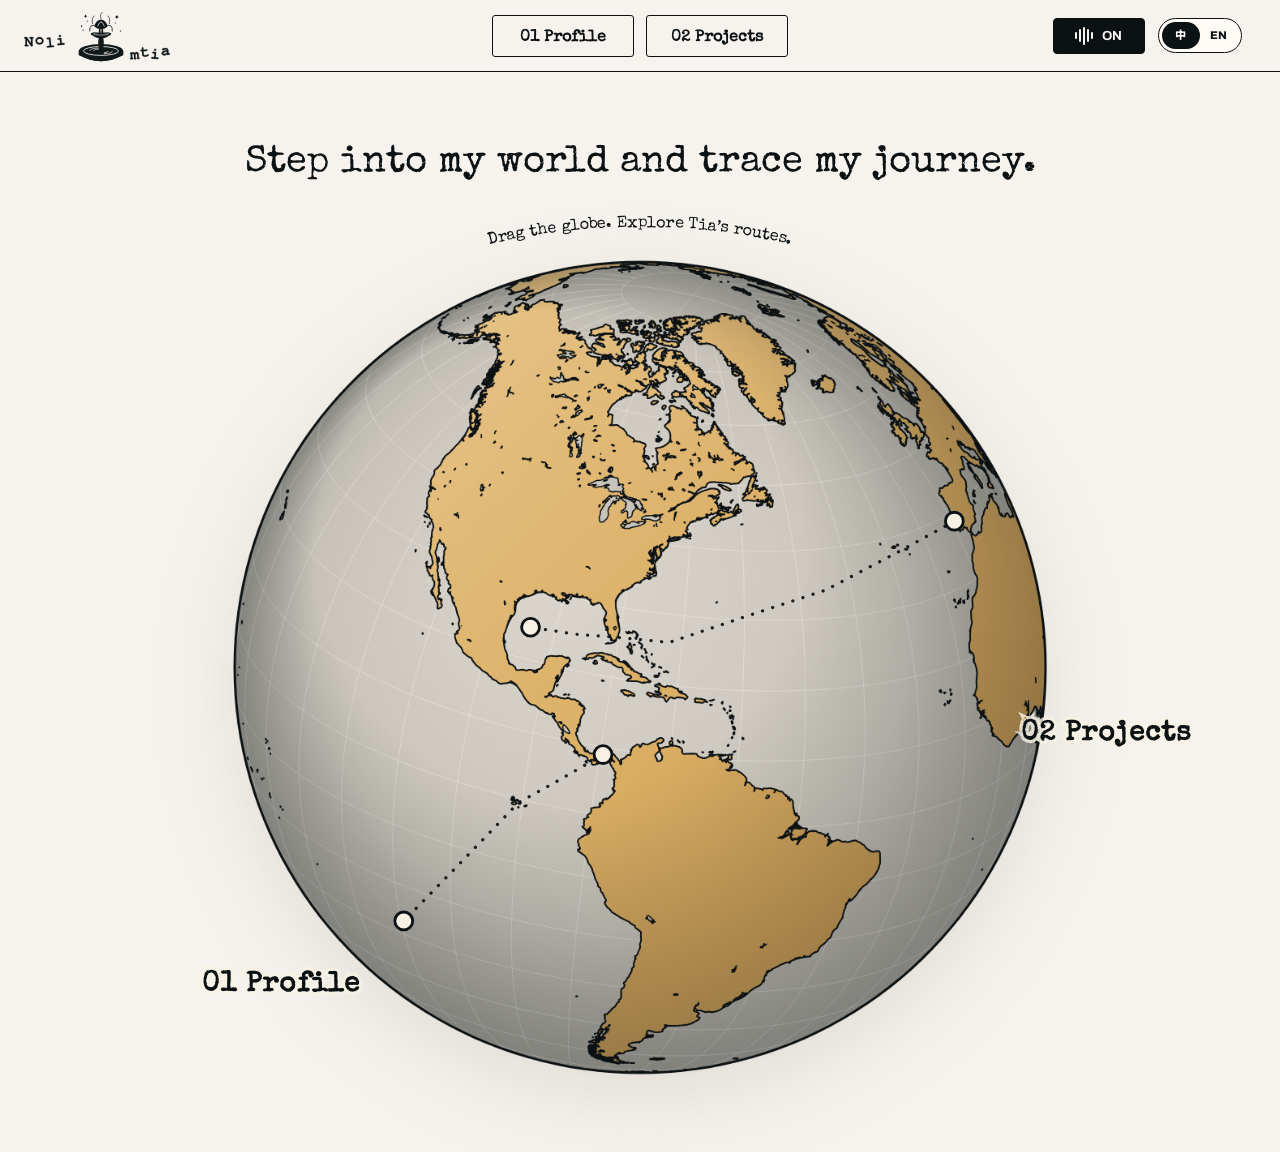
<file: index.html>
<!doctype html>
<html lang="zh-CN">
  <head>
    <meta charset="UTF-8">
    <meta name="viewport" content="width=device-width, initial-scale=1.0">
    <meta
      name="description"
      content="王梓萌的个人履历网站，聚焦品牌传播、内容营销与产品运营。"
    >
    <meta name="theme-color" content="#f5f1e8">
    <title>王梓萌 | Content, Brand &amp; Product Operations</title>
    <link rel="icon" href="assets/favicon.svg" type="image/svg+xml">
    <link rel="stylesheet" href="styles.css?v=layout-polish-final-20261005">
    <noscript>
      <style>
        .reveal {
          opacity: 1;
          transform: none;
        }
      </style>
    </noscript>
  </head>
  <body class="landing-page">
    <a class="skip-link" href="#main-content" data-zh="跳到主要内容" data-en="Skip to content">
      跳到主要内容
    </a>
    <div class="scroll-progress" aria-hidden="true"><span></span></div>
    <aside class="timeline-dock" aria-label="Resume timeline">
      <div class="timeline-dock-track" aria-hidden="true">
        <span data-timeline-fill></span>
      </div>
      <div class="timeline-dock-current" aria-live="polite">
        <span data-zh="当前章节" data-en="Now viewing">当前章节</span>
        <strong data-timeline-current>主界面</strong>
      </div>
      <nav class="timeline-dock-nav" aria-label="Timeline navigation">
        <a
          href="#chapter-gate"
          data-timeline-link
          data-timeline-zh="主界面"
          data-timeline-en="Start"
          aria-label="主界面"
        >
          <span class="timeline-node-index">00</span>
          <span class="timeline-node-dot"></span>
          <span class="timeline-node-label" data-zh="主界面" data-en="Start">主界面</span>
        </a>
        <a
          href="#chapter-gate"
          data-timeline-link
          data-timeline-zh="章节入口"
          data-timeline-en="Start"
          aria-label="章节入口"
        >
          <span class="timeline-node-index">01</span>
          <span class="timeline-node-dot"></span>
          <span class="timeline-node-label" data-zh="入口" data-en="Start">入口</span>
        </a>
        <a
          href="#profile"
          data-timeline-link
          data-timeline-zh="个人履历"
          data-timeline-en="Profile"
          aria-label="个人履历"
        >
          <span class="timeline-node-index">02</span>
          <span class="timeline-node-dot"></span>
          <span class="timeline-node-label" data-zh="履历" data-en="Profile">履历</span>
        </a>
        <a
          href="#about"
          data-timeline-link
          data-timeline-zh="关于我"
          data-timeline-en="About"
          aria-label="关于我"
        >
          <span class="timeline-node-index">03</span>
          <span class="timeline-node-dot"></span>
          <span class="timeline-node-label" data-zh="关于我" data-en="About me">关于我</span>
        </a>
        <a
          href="#education"
          data-timeline-link
          data-timeline-zh="教育经历"
          data-timeline-en="Education"
          aria-label="教育经历"
        >
          <span class="timeline-node-index">04</span>
          <span class="timeline-node-dot"></span>
          <span class="timeline-node-label" data-zh="教育" data-en="Education">教育</span>
        </a>
        <a
          href="#experience"
          data-timeline-link
          data-timeline-zh="工作经历"
          data-timeline-en="Experience"
          aria-label="工作经历"
        >
          <span class="timeline-node-index">05</span>
          <span class="timeline-node-dot"></span>
          <span class="timeline-node-label" data-zh="经历" data-en="Experience">经历</span>
        </a>
        <a
          href="#projects"
          data-timeline-link
          data-timeline-zh="精选项目"
          data-timeline-en="Projects"
          aria-label="精选项目"
        >
          <span class="timeline-node-index">06</span>
          <span class="timeline-node-dot"></span>
          <span class="timeline-node-label" data-zh="项目" data-en="Projects">项目</span>
        </a>
        <a
          href="#skills"
          data-timeline-link
          data-timeline-zh="能力地图"
          data-timeline-en="Skills"
          aria-label="能力地图"
        >
          <span class="timeline-node-index">07</span>
          <span class="timeline-node-dot"></span>
          <span class="timeline-node-label" data-zh="能力" data-en="Skills">能力</span>
        </a>
        <a
          href="#contact"
          data-timeline-link
          data-timeline-zh="联系"
          data-timeline-en="Contact"
          aria-label="联系"
        >
          <span class="timeline-node-index">08</span>
          <span class="timeline-node-dot"></span>
          <span class="timeline-node-label" data-zh="联系" data-en="Contact">联系</span>
        </a>
      </nav>
    </aside>

    <header class="site-header" id="top">
      <a class="home-link" href="index.html" aria-label="主界面 Home">
        <img src="assets/nolimtia-logo.svg?v=4" alt="" aria-hidden="true">
      </a>
      <nav class="desktop-nav" aria-label="Main navigation">
        <a href="#about" data-zh="关于" data-en="About">关于</a>
        <a href="#education" data-zh="教育" data-en="Education">教育</a>
        <a href="#experience" data-zh="经历" data-en="Experience">经历</a>
        <a href="#projects" data-zh="项目" data-en="Projects">项目</a>
        <a href="#skills" data-zh="能力" data-en="Skills">能力</a>
        <a href="#contact" data-zh="联系" data-en="Contact">联系</a>
      </nav>

      <nav class="gate-header-nav" aria-label="Explore chapters">
        <a href="story.html">01 Profile</a>
        <a href="work.html">02 Projects</a>
      </nav>

      <div class="header-actions">
        <button class="music-toggle" type="button" aria-label="关闭背景音乐" aria-pressed="true" title="关闭背景音乐">
          <span class="music-toggle-icon" aria-hidden="true"><i></i><i></i><i></i><i></i><i></i></span>
          <span class="music-toggle-state">ON</span>
        </button>
        <div class="language-toggle" aria-label="Language selector">
          <button type="button" class="is-active" data-language="zh">中</button>
          <button type="button" data-language="en">EN</button>
        </div>
        <button
          class="menu-toggle"
          type="button"
          aria-expanded="false"
          aria-controls="mobile-navigation"
          aria-label="Open menu"
        >
          <span></span>
          <span></span>
        </button>
      </div>
    </header>

    <nav class="mobile-nav" id="mobile-navigation" aria-label="Mobile navigation">
      <a href="#about" data-zh="关于" data-en="About">关于</a>
      <a href="#education" data-zh="教育" data-en="Education">教育</a>
      <a href="#experience" data-zh="工作与实习" data-en="Experience">工作与实习</a>
      <a href="#projects" data-zh="项目" data-en="Projects">项目</a>
      <a href="#skills" data-zh="能力与工具" data-en="Skills">能力与工具</a>
      <a href="#contact" data-zh="联系" data-en="Contact">联系</a>
    </nav>

    <main id="main-content">
      <section class="chapter-gate" id="chapter-gate" aria-label="Resume paths">
        <div class="gate-shell">
          <div class="gate-intro reveal">
            <h2 data-zh="Step into my world and trace my journey." data-en="Step into my world and trace my journey.">
              Step into my world and trace my journey.
            </h2>
          </div>

          <div class="gate-world reveal" data-gate-world>
            <div class="gate-route-note gate-route-note-story" aria-hidden="true">
              <span data-zh="01 个人履历和成长线" data-en="01 Profile and growth">01 个人履历和成长线</span>
              <strong data-zh="从自我介绍、校园背景到实习经历，读一条完整的成长路径。" data-en="A focused route through profile, campus background, and internship growth.">
                从自我介绍、校园背景到实习经历，读一条完整的成长路径。
              </strong>
            </div>
            <div class="gate-route-note gate-route-note-work" aria-hidden="true">
              <span data-zh="02 项目联系与能力" data-en="02 Projects and skills">02 项目联系与能力</span>
              <strong data-zh="快速进入项目案例、能力信号和可直接行动的联系入口。" data-en="Jump into project cases, skill signals, and direct contact actions.">
                快速进入项目案例、能力信号和可直接行动的联系入口。
              </strong>
            </div>

            <img class="gate-globe-img" src="assets/western-hemisphere-cutout.svg" alt="" aria-hidden="true">
            <canvas class="gate-globe-canvas" data-globe-canvas width="1200" height="1200" aria-hidden="true"></canvas>
            <div class="gate-globe-hit" data-globe-hit aria-hidden="true"></div>
            <svg class="gate-route-map" viewBox="0 0 1200 1200" role="group" aria-labelledby="gate-globe-title">
              <title id="gate-globe-title">Explore two routes / 探索两条路线</title>
              <defs>
                <path id="gate-arc-hint-path" d="M230 170 C360 5 840 5 970 170" />
              </defs>
              <text class="gate-arc-hint" aria-hidden="true" text-anchor="middle">
                <textPath href="#gate-arc-hint-path" startOffset="50%">Drag the globe. Explore Tia’s routes.</textPath>
              </text>
              <a class="gate-route gate-route-story" href="story.html" aria-label="01 Profile / 个人履历和成长线">
                <path class="gate-route-hit" d="M554.413,697.684L501.48,728.423L450.124,756.948L370.4,839.656L308.597,902.879" />
                <path class="gate-route-line" d="M554.413,697.684L501.48,728.423L450.124,756.948L370.4,839.656L308.597,902.879" />
                <circle class="gate-route-point" cx="554.4" cy="697.7" r="11" />
                <circle class="gate-route-point" cx="308.6" cy="902.9" r="11" />
                <text x="60" y="990" data-zh="01 Profile" data-en="01 Profile">01 Profile</text>
              </a>

              <a class="gate-route gate-route-work" href="work.html" aria-label="02 Projects / 项目联系与能力">
                <path class="gate-route-hit" d="M987.794,409.709L956.066,427.391L918.603,447.692L828.97,494.805L735.581,525.631L635.954,559.418L571.878,553.007L518.452,548.964L464.968,540.575" />
                <path class="gate-route-line" d="M987.794,409.709L956.066,427.391L918.603,447.692L828.97,494.805L735.581,525.631L635.954,559.418L571.878,553.007L518.452,548.964L464.968,540.575" />
                <circle class="gate-route-point" cx="987.8" cy="409.7" r="11" />
                <circle class="gate-route-point" cx="465" cy="540.6" r="11" />
                <text x="1070" y="680" data-zh="02 Projects" data-en="02 Projects">02 Projects</text>
              </a>
            </svg>
          </div>
        </div>
      </section>

      <section class="hero profile-hero" id="profile">
        <div class="hero-copy reveal">
          <p class="eyebrow">
            <span class="eyebrow-dot"></span>
            <span data-zh="个人履历" data-en="Personal folio">个人履历</span>
          </p>
          <h1 data-zh="王梓萌" data-en="Tia Wang">王梓萌</h1>
          <p class="hero-role">
            <span data-zh="市场营销×内容×品牌×产品运营" data-en="Marketing × Content × Brand × Product Operations">
              市场营销×内容×品牌×产品运营
            </span>
          </p>
          <p class="hero-intro"
            data-zh="数字媒体传播硕士，擅长把用户洞察转译成内容策略、品牌传播与可执行的产品运营方案。"
            data-en="A Digital Media &amp; Communication master’s student turning audience insight into content strategy, brand communication, and product operations."
          >
            数字媒体传播硕士，擅长把用户洞察转译成内容策略、品牌传播与可执行的产品运营方案。
          </p>
          <p class="hero-availability"
            data-zh="意向岗位：运营 / 市场 / 品牌 / 产品营销"
            data-en="Target roles: Operations / Marketing / Brand / Product Marketing"
          >
            意向岗位：运营 / 市场 / 品牌 / 产品营销
          </p>
          <div class="hero-actions">
            <a class="button button-primary" href="#experience">
              <span data-zh="查看经历" data-en="Explore my work">查看经历</span>
              <span aria-hidden="true">↓</span>
            </a>
            <a class="button button-outline" href="assets/tia-resume-cn.pdf" data-language-resume download>
              <span data-zh="下载简历" data-en="Download CV">下载简历</span>
              <span aria-hidden="true">↗</span>
            </a>
            <button class="button button-outline hero-email-action" type="button" data-copy-send-email>
              <span data-zh="复制并发送邮件" data-en="Copy &amp; send email">复制并发送邮件</span>
              <span aria-hidden="true">↗</span>
            </button>
          </div>
          <p class="hero-cities">
            <span class="cities-label" data-zh="意向城市" data-en="Cities">意向城市</span>
            <span data-zh="上海 · 北京 · 深圳 · 天津 · 杭州 · 成都 · 广州" data-en="Shanghai · Beijing · Shenzhen · Tianjin · Hangzhou · Chengdu · Guangzhou">上海 · 北京 · 深圳 · 天津 · 杭州 · 成都 · 广州</span>
          </p>
        </div>

        <figure
          class="portrait-collage reveal"
          aria-label="Portrait of Tia Wang"
          role="link"
          tabindex="0"
          data-jump-target="#about"
        >
          <span class="collage-shape collage-shape-blue" aria-hidden="true"></span>
          <span class="collage-shape collage-shape-yellow" aria-hidden="true"></span>
          <span class="collage-shape collage-shape-coral" aria-hidden="true"></span>
          <span class="collage-scribble" aria-hidden="true">Hey there, I'm Tia Wang</span>
          <div class="portrait-frame">
            <img
              src="assets/tia-portrait-latest.jpg"
              alt="王梓萌"
              width="1498"
              height="2400"
            >
            <span class="photo-tape photo-tape-left" aria-hidden="true"></span>
            <span class="photo-tape photo-tape-right" aria-hidden="true"></span>
          </div>
          <figcaption class="portrait-sticker">
            <span data-zh="爱生活，爱观察，也是能把想法落地的实干家" data-en="A curious observer and hands-on builder, driven to turn ideas into real-world impact.">
              爱生活，爱观察，也是能把想法落地的实干家
            </span>
          </figcaption>
        </figure>

      </section>

      <section class="about-section" id="about">
        <div class="section-shell">
          <header class="section-heading reveal">
            <span class="section-number">01</span>
            <div>
              <p class="section-kicker" data-zh="关于我" data-en="About me">关于我</p>
              <h2 data-zh="读懂数据背后的需求，用内容让策略精准抵达人心" data-en="Uncover the needs behind the data, and use content to make strategy reach—and resonate with—the right people.">
                读懂数据背后的需求，用内容让策略精准抵达人心
              </h2>
            </div>
          </header>

          <div class="about-grid">
            <div class="about-copy reveal">
              <p
                data-zh="Hey, 你好！我是王梓萌，目前在华盛顿大学攻读数字媒体传播硕士。我的经历跨越品牌传播、社交媒体、内容运营和产品运营，但一直围绕同一件事：从用户和研究中找到真正值得表达的核心和策略，再把它落到内容、渠道与执行路径上，实现精准的资源匹配和有效传播。"
                data-en="Hey, I’m Tia Wang, currently pursuing a Master’s degree in Digital Media Communication at the University of Washington. My experience spans brand communications, social media, content operations, and product operations, all centered around one core focus: uncovering the insights and strategies that matter most through user understanding and research, then translating them into effective content, channel, and execution plans that connect the right resources with the right audiences."
              >
                Hey, 你好！我是王梓萌，目前在华盛顿大学攻读数字媒体传播硕士。我的经历跨越品牌传播、社交媒体、内容运营和产品运营，但一直围绕同一件事：从用户和研究中找到真正值得表达的核心和策略，再把它落到内容、渠道与执行路径上，实现精准的资源匹配和有效传播。
              </p>
              <p
                data-zh="我享受跨文化语境下的沟通，也重视数据复盘。审美敏锐、内容驱动，能够快速学习，并推动不同团队把想法变成可以落地的项目。"
                data-en="I enjoy communicating across cultures and care deeply about learning from data. I’m visually sensitive, content-driven, a fast learner, and able to bring different teams together to turn ideas into work that ships."
              >
                我享受跨文化语境下的沟通，也重视数据复盘。审美敏锐、内容驱动，能够快速学习，并推动不同团队把想法变成可以落地的项目。
              </p>
            </div>

            <aside class="about-note reveal">
              <span class="note-pin" aria-hidden="true"></span>
              <p data-zh="“让策略有效，让表达共鸣。”" data-en="“Make it strategic. Make it resonate.”">
                “让策略有效，让表达共鸣。”
              </p>
              <span class="note-signature">Tia</span>
            </aside>
          </div>

          <div class="about-tags reveal" aria-label="Strengths">
            <span data-zh="消费者洞察" data-en="Consumer insight">消费者洞察</span>
            <span data-zh="跨文化沟通" data-en="Cross-cultural communication">跨文化沟通</span>
            <span data-zh="内容策略" data-en="Content strategy">内容策略</span>
            <span data-zh="数据复盘" data-en="Performance analysis">数据复盘</span>
            <span data-zh="快速学习" data-en="Fast learning">快速学习</span>
          </div>
        </div>
      </section>

      <section class="education-section" id="education">
        <div class="section-shell">
          <header class="section-heading reveal">
            <span class="section-number">02</span>
            <div>
              <p class="section-kicker" data-zh="教育与校园经历" data-en="Education &amp; campus">教育与校园经历</p>
            </div>
          </header>

          <div class="education-layout">
            <article class="education-item reveal">
              <figure class="education-photo">
                <img src="assets/uw-campus.jpg" alt="University of Washington campus" loading="lazy">
              </figure>
              <div class="education-copy">
                <time datetime="2025-09">2025.09 - 2027.03</time>
                <p class="education-place">University of Washington · Seattle</p>
                <h3 data-zh="数字媒体传播 · 硕士" data-en="M.A. in Digital Media &amp; Communication">数字媒体传播 · 硕士</h3>
                <p data-zh="核心课程：社交媒体传播与战略、用户界面与视觉设计、法律、数据与隐私、视频叙事基础" data-en="Core modules: Social Media Communication &amp; Strategy, UIUX/Visual Design, Law, Data &amp; Privacy, Fundamentals of Video Storytelling">
                  核心课程：社交媒体传播与战略、用户界面与视觉设计、法律、数据与隐私、视频叙事基础
                </p>
              </div>
            </article>

            <article class="education-item reveal">
              <figure class="education-photo">
                <img src="assets/sydney-campus.jpg" alt="The University of Sydney campus" loading="lazy">
              </figure>
              <div class="education-copy">
                <time datetime="2021-07">2021.07 - 2024.12</time>
                <p class="education-place">The University of Sydney · Sydney</p>
                <h3 data-zh="数字文化 &amp; 视觉艺术 · 文学学士" data-en="Bachelor of Arts in Digital Culture &amp; Visual Arts">数字文化 &amp; 视觉艺术 · 文学学士</h3>
                <p data-zh="核心课程：市场营销原理、数字媒体、视觉艺术基础、经济统计学、计量经济学、微观经济学、互联网变革" data-en="Core modules: Marketing Principles, Digital Media, Foundations of Visual Arts, Statistics for Economics, Econometrics, Microeconomics, Internet Transformation">
                  核心课程：市场营销原理、数字媒体、视觉艺术基础、经济统计学、计量经济学、微观经济学、互联网变革
                </p>
              </div>
            </article>
          </div>

          <article class="campus-story reveal">
            <div class="campus-story-title">
              <p class="project-type">CAMPUS / 01</p>
              <h3>SRC · University of Sydney</h3>
              <p data-zh="学生代表委员会常任专员" data-en="Standing Committee Member">学生代表委员会常任专员</p>
            </div>
            <div class="campus-story-copy">
              <p
                data-zh="经民主投票当选，代表留学生参与学生会事务决策，审批各学生部门活动预算与资源调配；主导校园传播策略，统筹媒体对接、文案撰写和海报设计。"
                data-en="Elected to represent international students in student union decisions, reviewing event budgets and resource allocation. Led campus communications across media relations, copywriting, and poster design."
              >
                经民主投票当选，代表留学生参与学生会事务决策，审批各学生部门活动预算与资源调配；主导校园传播策略，统筹媒体对接、文案撰写和海报设计。
              </p>
              <div class="campus-metrics">
                <span><strong>20+</strong> <small data-zh="学生申诉" data-en="Student cases">学生申诉</small></span>
                <span><strong>3</strong> <small data-zh="留学生社群" data-en="Communities">留学生社群</small></span>
                <span><strong>500</strong> <small data-zh="覆盖社群成员" data-en="Community members">覆盖社群成员</small></span>
              </div>
            </div>
          </article>
        </div>
      </section>

      <section class="experience-section" id="experience">
        <div class="section-shell">
          <header class="section-heading reveal">
            <span class="section-number">03</span>
            <div>
              <p class="section-kicker" data-zh="工作与实习" data-en="Experience">工作与实习</p>
            </div>
          </header>

          <div class="chapter-list">
            <article class="chapter chapter-red reveal">
              <div class="chapter-meta">
                <span class="chapter-index">01</span>
                <time datetime="2026-07">2026.07 - 2026.09</time>
                <span>Beijing</span>
              </div>
              <div class="chapter-main">
                <div class="chapter-title-row">
                  <div>
                    <p class="chapter-company">ByteDance · TikTok Live</p>
                    <h3 data-zh="产品运营实习生" data-en="Product Operations Intern">产品运营实习生</h3>
                  </div>
                  <span class="chapter-badge" data-zh="AI × 直播策略&amp;产品运营" data-en="AI × Live strategy &amp; products Ops">AI × 直播策略&amp;产品运营</span>
                </div>
                <p class="chapter-summary"
                  data-zh="参与 TikTok Live 海外 ToB 端直播产品运营，服务公会经纪人与中腰部、尾部主播成长，负责 AI 辅助直播工具的功能验证、本地化、试点运营与迭代。"
                  data-en="Supported overseas B2B product operations for TikTok Live, focusing on agency partners and emerging creators, with ownership across validation, localization, pilot operations, and iteration of AI-assisted livestream tools."
                >
                  参与 TikTok Live 海外 ToB 端直播产品运营，服务公会经纪人与中腰部、尾部主播成长，负责 AI 辅助直播工具的功能验证、本地化、试点运营与迭代。
                </p>
                <div class="chapter-details">
                  <section>
                    <h4 data-zh="智能提词" data-en="AI smart prompter">智能提词</h4>
                    <p
                      data-zh="结合 ASR、评论、打赏和粉丝团行为信号分析话题触发与下发效果，推动话题库从固定文案扩展为基于 TikTok 热度 Top 50 与事件导向的动态来源。试点阶段采纳率由约 30% 提升至约 50%。"
                      data-en="Analyzed ASR, comments, gifts, and fan-group signals to improve topic triggers and delivery. Expanded the prompt library from fixed scripts to trending TikTok hashtags and event-driven topics, lifting adoption from about 30% to 50% during the pilot."
                    >
                      结合 ASR、评论、打赏和粉丝团行为信号分析话题触发与下发效果，推动话题库从固定文案扩展为基于 TikTok 热度 Top 50 与事件导向的动态来源。试点阶段采纳率由约 30% 提升至约 50%。
                    </p>
                  </section>
                  <section>
                    <h4 data-zh="本地化适配" data-en="Localization">本地化适配</h4>
                    <p
                      data-zh="针对 MENA 等市场中中文模板直译带来的语义偏差和字符超限，联动当地 POC 校准多语言话术，沉淀更新流程，并推动提词器容量由 50 字符扩展至 125 字符。"
                      data-en="Worked with local POCs to refine multilingual scripts for MENA and other markets, documenting the update workflow and increasing prompter capacity from 50 to 125 characters."
                    >
                      针对 MENA 等市场中中文模板直译带来的语义偏差和字符超限，联动当地 POC 校准多语言话术，沉淀更新流程，并推动提词器容量由 50 字符扩展至 125 字符。
                    </p>
                  </section>
                  <section>
                    <h4 data-zh="AI 直播复盘" data-en="AI livestream reports">AI 直播复盘</h4>
                    <p
                      data-zh="参与 AI 直播复盘报告从 0 到 1 的试点验证，产出上百份 HTML 报告，覆盖中东 12 家及东南亚 2 家公会；通过访谈和表格反馈归纳语言、内容识别、结构及视频切片问题，支持 prompt 与报告模块迭代。"
                      data-en="Supported the 0-to-1 pilot of AI-generated livestream reports and produced 100+ HTML reports for 12 MENA and 2 Southeast Asian agencies. Agency interviews and feedback informed prompt, content-recognition, structure, and video-clip improvements."
                    >
                      参与 AI 直播复盘报告从 0 到 1 的试点验证，产出上百份 HTML 报告，覆盖中东 12 家及东南亚 2 家公会；通过访谈和表格反馈归纳语言、内容识别、结构及视频切片问题，支持 prompt 与报告模块迭代。
                    </p>
                  </section>
                </div>
                <div class="chapter-footer">
                  <div class="metric-strip">
                    <span><strong>30% → 50%</strong> <small data-zh="话题采纳率" data-en="Topic adoption">话题采纳率</small></span>
                    <span><strong>50 → 125</strong> <small data-zh="提词字符容量" data-en="Prompt characters">提词字符容量</small></span>
                    <span><strong>100+</strong> <small data-zh="复盘报告" data-en="Reports">复盘报告</small></span>
                  </div>
                </div>
              </div>
            </article>

            <article class="chapter chapter-yellow reveal">
              <div class="chapter-meta">
                <span class="chapter-index">02</span>
                <time datetime="2025-02">2025.02 - 2025.08</time>
                <span>Beijing</span>
              </div>
              <div class="chapter-main">
                <div class="chapter-title-row">
                  <div>
                    <p class="chapter-company">MSL · Publicis Groupe</p>
                    <h3 data-zh="品牌传播 PR 实习生 · 医疗器械组" data-en="PR Intern · Medical Devices Team">品牌传播 PR 实习生 · 医疗器械组</h3>
                  </div>
                  <span class="chapter-badge" data-zh="整合营销" data-en="Integrated Comms">整合营销</span>
                </div>
                <p class="chapter-summary"
                  data-zh="参与医疗器械行业品牌的传播与患者教育 Campaign，服务赛诺菲、信达生物、强生 MENTOR、爱尔康和沙特旅游局等项目，覆盖策略支持、内容执行与全渠道传播落地。"
                  data-en="Supported integrated communications and patient-education campaigns for Sanofi, Innovent Biologics, Johnson &amp; Johnson MENTOR, Alcon, and the Saudi Tourism Authority, spanning strategy, content development, and omnichannel execution."
                >
                  参与医疗器械行业品牌的传播与患者教育 Campaign，服务赛诺菲、信达生物、强生 MENTOR、爱尔康和沙特旅游局等项目，覆盖策略支持、内容执行与全渠道传播落地。
                </p>
                <div class="chapter-details">
                  <section>
                    <h4 data-zh="赛诺菲 318 爱肝日" data-en="Sanofi Liver Care Campaign">赛诺菲 318 爱肝日</h4>
                    <p
                      data-zh="从客户调研中提炼“脂肪肝疾病认知缺失”的洞察，参与制定患者教育策略，策划易善复与南方周末《小心肝 大健康》中英双语微纪录片；协调纪录片拍摄、内容审核、9 位小宇宙博主合作，并支持人民日报健康客户端直播。"
                      data-en="Identified the core insight around low public awareness of fatty liver disease, supported patient-education strategy, and contributed to a bilingual documentary with Southern Weekly. Coordinated production, reviews, nine podcast creator partnerships, and a People’s Daily Health livestream."
                    >
                      从客户调研中提炼“脂肪肝疾病认知缺失”的洞察，参与制定患者教育策略，策划易善复与南方周末《小心肝 大健康》中英双语微纪录片；协调纪录片拍摄、内容审核、9 位小宇宙博主合作，并支持人民日报健康客户端直播。
                    </p>
                  </section>
                  <section>
                    <h4 data-zh="新品上市传播" data-en="Product launches">新品上市传播</h4>
                    <p
                      data-zh="参与信达生物玛氏度肽核心卖点提炼、消费者语言转译与全渠道内容分发；支持强生 MENTOR 傲诺拉·炫彩新品新闻稿撰写及 2025 中国隆胸峰会现场执行。"
                      data-en="Supported messaging development, consumer-language translation, and omnichannel distribution for Innovent’s new product. For Johnson &amp; Johnson MENTOR, supported press materials and on-site execution at the 2025 China Breast Augmentation Summit."
                    >
                      参与信达生物玛氏度肽核心卖点提炼、消费者语言转译与全渠道内容分发；支持强生 MENTOR 傲诺拉·炫彩新品新闻稿撰写及 2025 中国隆胸峰会现场执行。
                    </p>
                  </section>
                  <section>
                    <h4 data-zh="报告与跨文化传播" data-en="Research and global comms">报告与跨文化传播</h4>
                    <p
                      data-zh="独立分析爱尔康 × Z 世代零售健康报告洞察，协同视觉团队优化长图推文并跟踪舆情；参与沙特旅游局“寻梦沙特”在华活动的中英双语媒体对接与现场执行。"
                      data-en="Analyzed Alcon’s Gen Z retail health report, collaborated on long-form visual content, and tracked media sentiment. Supported bilingual media relations and on-site execution for the Saudi Tourism Authority’s China campaign."
                    >
                      独立分析爱尔康 × Z 世代零售健康报告洞察，协同视觉团队优化长图推文并跟踪舆情；参与沙特旅游局“寻梦沙特”在华活动的中英双语媒体对接与现场执行。
                    </p>
                  </section>
                </div>
                <div class="metric-strip">
                  <span><strong data-zh="714万+" data-en="7.14 million">714万+</strong> <small data-zh="全网播放" data-en="Views">全网播放</small></span>
                  <span><strong data-zh="270万+" data-en="2.7 million">270万+</strong> <small data-zh="单场直播" data-en="Livestream views">单场直播</small></span>
                  <span><strong>4</strong> <small data-zh="行业奖项" data-en="Industry awards">行业奖项</small></span>
                </div>
              </div>
            </article>

            <article class="chapter chapter-blue reveal">
              <div class="chapter-meta">
                <span class="chapter-index">03</span>
                <time datetime="2024-12">2024.12 - 2025.02</time>
                <span>Beijing</span>
              </div>
              <div class="chapter-main">
                <div class="chapter-title-row">
                  <div>
                    <p class="chapter-company" data-zh="小红书" data-en="Rednotes">小红书</p>
                    <h3 data-zh="社交市场部内容运营实习生" data-en="Social Marketing Intern">社交市场部内容运营实习生</h3>
                  </div>
                  <span class="chapter-badge" data-zh="热点内容" data-en="Trend Content">热点内容</span>
                </div>
                <p class="chapter-summary"
                  data-zh="参与小红书春晚期间话题运营，服务《大家的春晚》与“TikTok 难民”两个重点项目，在直播实时性高、跨国流量突发的环境中完成话题策划、内容审核与数据追踪。"
                  data-en="Supported Spring Festival topic operations for Everyone’s Spring Festival and the “TikTok Refugees” trend, managing planning, moderation, and performance tracking in a real-time, high-volume environment."
                >
                  参与小红书春晚期间话题运营，服务《大家的春晚》与“TikTok 难民”两个重点项目，在直播实时性高、跨国流量突发的环境中完成话题策划、内容审核与数据追踪。
                </p>
                <div class="chapter-details">
                  <section>
                    <h4 data-zh="春晚话题运营" data-en="Spring Festival topics">春晚话题运营</h4>
                    <p
                      data-zh="负责创作者话题引导、图文与短视频初筛、投流文案标准梳理和修改反馈。直播当天按节目单追踪自然热度、策划延伸话题，协同完成 UGC / KOL 内容审核与合规排查，保障 7 小时直播的内容安全。"
                      data-en="Guided creators, reviewed posts and short videos, standardized paid-content copy, and gave revision feedback. During the live show, tracked organic momentum, developed follow-on topics, and supported UGC/KOL moderation across a seven-hour broadcast."
                    >
                      负责创作者话题引导、图文与短视频初筛、投流文案标准梳理和修改反馈。直播当天按节目单追踪自然热度、策划延伸话题，协同完成 UGC / KOL 内容审核与合规排查，保障 7 小时直播的内容安全。
                    </p>
                  </section>
                  <section>
                    <h4 data-zh="数据与跨文化运营" data-en="Data and cross-cultural operations">数据与跨文化运营</h4>
                    <p
                      data-zh="通过内部数据工具及 Excel 追踪话题热度并输出数据表，支持运营策略快速调整；在 TikTok 海外用户集中涌入期间，实时筛选审核跨语言、跨文化 UGC / KOL 内容并优化流量呈现。"
                      data-en="Used internal tools and Excel to track topic performance and support rapid strategy adjustments. During the overseas user influx, reviewed multilingual and cross-cultural UGC/KOL content and helped optimize traffic allocation."
                    >
                      通过内部数据工具及 Excel 追踪话题热度并输出数据表，支持运营策略快速调整；在 TikTok 海外用户集中涌入期间，实时筛选审核跨语言、跨文化 UGC / KOL 内容并优化流量呈现。
                    </p>
                  </section>
                </div>
                <div class="metric-strip">
                  <span><strong>590+</strong> <small data-zh="话题落地" data-en="Topic launches">话题落地</small></span>
                  <span><strong data-zh="14亿+" data-en="1.4 billion">14亿+</strong> <small data-zh="项目互动量" data-en="Interactions">项目互动量</small></span>
                </div>
              </div>
            </article>
          </div>
        </div>
      </section>

      <section class="projects-section" id="projects">
        <div class="section-shell">
          <header class="section-heading reveal">
            <span class="section-number">04</span>
            <div>
              <p class="section-kicker" data-zh="精选项目" data-en="Projects">精选项目</p>
            </div>
          </header>

          <article class="featured-project reveal">
            <div class="project-visual project-visual-starbucks" aria-hidden="true">
              <img
                src="assets/starbucks-naive-featured.png"
                alt=""
                width="4096"
                height="4096"
                loading="lazy"
              >
            </div>

            <div class="project-copy">
              <p class="project-type" data-zh="品牌策略提案 · 项目负责人" data-en="Brand strategy proposal · Project lead">
                品牌策略提案 · 项目负责人
              </p>
              <h3 data-zh="Starbucks APP 北美留学生整合营销策划" data-en="Starbucks APP Marketing Strategy for Chinese International Students">
                Starbucks APP 北美留学生整合营销策划
              </h3>
              <p
                data-zh="面向 18 至 28 岁北美中国留学生，识别其高频消费 Starbucks、却对 APP 在线点单与 DIY 饮品功能认知不足的行为缺口，并将 APP 从“点单工具”重塑为“温暖情感陪伴”。"
                data-en="For Chinese international students aged 18 to 28 in North America, I identified a gap between frequent Starbucks consumption and low awareness of app ordering and drink customization, then repositioned the app as a warm emotional companion."
              >
                面向 18 至 28 岁北美中国留学生，识别其高频消费 Starbucks、却对 APP 在线点单与 DIY 饮品功能认知不足的行为缺口，并将 APP 从“点单工具”重塑为“温暖情感陪伴”。
              </p>
              <div class="project-tags">
                <span data-zh="消费者洞察" data-en="Consumer insight">消费者洞察</span>
                <span data-zh="内容体系" data-en="Content system">内容体系</span>
                <span data-zh="渠道与预算" data-en="Channel &amp; budget">渠道与预算</span>
              </div>
              <div class="project-actions">
                <button class="button button-primary" type="button" data-open-dialog="starbucks-dialog">
                  <span data-zh="查看完整案例" data-en="View case study">查看完整案例</span>
                  <span aria-hidden="true">↗</span>
                </button>
                <a
                  class="button button-outline"
                  href="assets/starbucks-proposal.pdf"
                  target="_blank"
                  rel="noopener noreferrer"
                >
                  <span data-zh="打开提案 PDF" data-en="Open proposal PDF">打开提案 PDF</span>
                  <span aria-hidden="true">↗</span>
                </a>
              </div>
            </div>
          </article>

          <div class="project-grid">
            <article class="story-project story-project-green reveal">
              <p class="project-type">PROJECT / 02</p>
              <h3 data-zh="抖音直播运营" data-en="Douyin Livestream Operations">抖音直播运营</h3>
              <p
                data-zh="独立运营主播账号全链路，覆盖内容策划、实时提词、短视频与数据复盘。3 个月内粉丝从 2 万增长至 7 万，并搭建 7 个粉丝社群与品牌商务合作路径。"
                data-en="Led end-to-end creator operations across content planning, live prompting, short-form video, and performance analysis. Grew followers from 20K to 70K in three months and built seven fan communities plus brand partnership workflows."
              >
                独立运营主播账号全链路，覆盖内容策划、实时提词、短视频与数据复盘。3 个月内粉丝从 2 万增长至 7 万，并搭建 7 个粉丝社群与品牌商务合作路径。
              </p>
              <div class="story-numbers">
                <span><strong>800</strong> <small data-zh="场均在线" data-en="Avg. viewers">场均在线</small></span>
                <span><strong>1,500</strong> <small data-zh="峰值在线" data-en="Peak viewers">峰值在线</small></span>
                <span><strong>7</strong> <small data-zh="粉丝社群" data-en="Communities">粉丝社群</small></span>
              </div>
              <div class="project-actions">
                <button class="button button-dark" type="button" data-open-dialog="douyin-dialog">
                  <span data-zh="查看案例" data-en="View case">查看案例</span>
                  <span aria-hidden="true">↗</span>
                </button>
                <a
                  class="text-link"
                  href="https://v.douyin.com/Xjl5zFWXbNA/"
                  target="_blank"
                  rel="noopener noreferrer"
                >
                  <span data-zh="访问抖音账号" data-en="Visit Douyin">访问抖音账号</span>
                  <span aria-hidden="true">↗</span>
                </a>
              </div>
            </article>

            <article class="story-project story-project-pink reveal">
              <p class="project-type">PROJECT / 03</p>
              <h3 data-zh="为 K-pop 粉丝重设计 Duolingo 韩语学习体验" data-en="Redesigning Duolingo Korean Learning for K-pop Fans">
                为 K-pop 粉丝重设计 Duolingo 韩语学习体验
              </h3>
              <p
                data-zh="围绕 16 至 28 岁 K-pop 全球用户，提出“粉丝优先、偶像内容驱动、沉浸式文化学习”的产品定位，并完成产品原型与 3 轮一对一远程可用性测试。"
                data-en="For global K-pop fans aged 16 to 28, defined a fan-first, idol-driven, culturally immersive product direction and built a prototype validated through three rounds of remote one-to-one usability testing."
              >
                围绕 16 至 28 岁 K-pop 全球用户，提出“粉丝优先、偶像内容驱动、沉浸式文化学习”的产品定位，并完成产品原型与 3 轮一对一远程可用性测试。
              </p>
              <div class="story-numbers">
                <span><strong>16-28</strong> <small data-zh="目标用户" data-en="Target age">目标用户</small></span>
                <span><strong>3</strong> <small data-zh="轮可用性测试" data-en="Test rounds">轮可用性测试</small></span>
              </div>
              <div class="project-actions">
                <button class="button button-dark" type="button" data-open-dialog="duolingo-dialog">
                  <span data-zh="查看案例" data-en="View case">查看案例</span>
                  <span aria-hidden="true">↗</span>
                </button>
                <a
                  class="text-link"
                  href="https://www.figma.com/design/VzUCkEdf0CRMuUBTbE1hVF/Team-3-COMMLD-511-SP-26-Prototype?node-id=156-621"
                  target="_blank"
                  rel="noopener noreferrer"
                >
                  <span data-zh="查看 Figma 原型" data-en="View Figma prototype">查看 Figma 原型</span>
                  <span aria-hidden="true">↗</span>
                </a>
              </div>
            </article>
          </div>
        </div>
      </section>

      <section class="skills-section" id="skills">
        <div class="section-shell">
          <header class="section-heading section-heading-light reveal">
            <span class="section-number">05</span>
            <div>
              <p class="section-kicker" data-zh="能力与工具" data-en="Capabilities &amp; tools">能力与工具</p>
            </div>
          </header>

          <div class="skills-layout">
            <section class="skill-group reveal">
              <span class="skill-number">01</span>
              <h3 data-zh="洞察与策略" data-en="Insight &amp; strategy">洞察与策略</h3>
              <p data-zh="消费者洞察、竞品分析、传播策略、产品定位、用户研究" data-en="Consumer insight, competitor analysis, communications strategy, product positioning, user research">
                消费者洞察、竞品分析、传播策略、产品定位、用户研究
              </p>
            </section>
            <section class="skill-group reveal">
              <span class="skill-number">02</span>
              <h3 data-zh="品牌与内容" data-en="Brand &amp; content">品牌与内容</h3>
              <p data-zh="Campaign 策划、内容营销、达人合作、社媒运营、跨文化传播" data-en="Campaign planning, content marketing, creator partnerships, social operations, cross-cultural communications">
                Campaign 策划、内容营销、达人合作、社媒运营、跨文化传播
              </p>
            </section>
            <section class="skill-group reveal">
              <span class="skill-number">03</span>
              <h3 data-zh="产品与运营" data-en="Product &amp; operations">产品与运营</h3>
              <p data-zh="功能试点、本地化、用户反馈、数据复盘、流程沉淀、社群运营" data-en="Feature pilots, localization, user feedback, performance analysis, process design, community operations">
                功能试点、本地化、用户反馈、数据复盘、流程沉淀、社群运营
              </p>
            </section>
            <section class="skill-group reveal">
              <span class="skill-number">04</span>
              <h3 data-zh="工具与表达" data-en="Tools &amp; expression">工具与表达</h3>
              <p data-zh="Figma、Adobe Premiere Pro / Photoshop / InDesign、Excel、PowerPoint、SQL 基础、AI 工具" data-en="Figma, Adobe Premiere Pro / Photoshop / InDesign, Excel, PowerPoint, basic SQL, AI tools">
                Figma、Adobe Premiere Pro / Photoshop / InDesign、Excel、PowerPoint、SQL 基础、AI 工具
              </p>
            </section>
          </div>

          <div class="language-note reveal">
            <span data-zh="语言" data-en="Languages">语言</span>
            <p data-zh="中文母语 · 英语可作为工作语言，能够完成英文访谈、方案沟通、文案撰写与跨团队协作。" data-en="Mandarin Chinese (native) · Professional working proficiency in English for interviews, presentations, copywriting, and cross-functional collaboration.">
              中文母语 · 英语可作为工作语言，能够完成英文访谈、方案沟通、文案撰写与跨团队协作。
            </p>
          </div>
        </div>
      </section>

      <section class="contact-section" id="contact">
        <div class="contact-shell">
          <p class="contact-kicker reveal" data-zh="下一章，也许可以从一封邮件开始" data-en="The next chapter could start with an email">
            下一章，也许可以从一封邮件开始
          </p>
          <h2 class="reveal">
            <span data-zh="让我们一起做点" data-en="Let’s turn good ideas into">让我们一起做点</span>
            <em data-zh="有意思的事！" data-en="moments people remember.">有意思的事！</em>
          </h2>
          <div class="contact-actions reveal">
            <a class="button button-light" href="mailto:wangzimeng0923@163.com" data-email-link data-copy-send-email>
              <span data-email-label>wangzimeng0923@163.com</span>
              <span aria-hidden="true">↗</span>
            </a>
            <button class="button button-light-outline" type="button" data-copy-wechat>
              <span data-zh="微信" data-en="WeChat">微信</span>
              <strong>whos_tiiia</strong>
              <span class="copy-hint" data-zh="点击复制" data-en="Click to copy">点击复制</span>
            </button>
          </div>
          <div class="resume-downloads reveal">
            <span data-zh="下载简历" data-en="Resume">下载简历</span>
            <a href="assets/tia-resume-cn.pdf" download>
              <span data-zh="中文版" data-en="Chinese">中文版</span>
              <span aria-hidden="true">↓</span>
            </a>
            <a href="assets/tia-resume-en.pdf" download>
              <span data-zh="English Version" data-en="English Version">English Version</span>
              <span aria-hidden="true">↓</span>
            </a>
          </div>
        </div>
      </section>
    </main>

    <dialog class="project-dialog" id="starbucks-dialog">
      <div class="dialog-panel">
        <button class="dialog-close" type="button" data-close-dialog aria-label="Close">×</button>
        <div class="dialog-hero dialog-hero-starbucks">
          <p>FEATURED CASE / 01</p>
          <h2 data-zh="把 Starbucks APP 从点单工具，变成留学生活的温暖陪伴" data-en="From a mobile ordering tool to a warm companion for international student life">
            把 Starbucks APP 从点单工具，变成留学生活的温暖陪伴
          </h2>
          <span>$10,000 / 3 films / YouTube + Instagram</span>
        </div>
        <div class="dialog-content">
          <section class="dialog-summary">
            <div>
              <span data-zh="项目性质" data-en="Project type">项目性质</span>
              <strong data-zh="品牌策略提案" data-en="Brand strategy proposal">品牌策略提案</strong>
            </div>
            <div>
              <span data-zh="角色" data-en="Role">角色</span>
              <strong data-zh="项目负责人 · 独立完成" data-en="Project lead · Independent">项目负责人 · 独立完成</strong>
            </div>
            <div>
              <span data-zh="时间" data-en="Timeline">时间</span>
              <strong>2025.09 - Present</strong>
            </div>
          </section>

          <section class="dialog-step">
            <span class="dialog-step-number">01</span>
            <div>
              <h3 data-zh="问题与洞察" data-en="Problem &amp; insight">问题与洞察</h3>
              <p
                data-zh="北美中国留学生把 Starbucks 当作高频日常消费与熟悉的生活仪式，但许多人并不知道 APP 可以帮助在线点单、自定义饮品和分享礼品卡。小范围问卷与访谈进一步验证了“消费高频、功能认知低”的行为缺口。"
                data-en="Chinese international students in North America relied on Starbucks as a frequent daily ritual, yet many were unaware that the app supported mobile ordering, drink customization, and gift cards. Small-scale surveys and interviews validated this gap between high consumption and low feature awareness."
              >
                北美中国留学生把 Starbucks 当作高频日常消费与熟悉的生活仪式，但许多人并不知道 APP 可以帮助在线点单、自定义饮品和分享礼品卡。小范围问卷与访谈进一步验证了“消费高频、功能认知低”的行为缺口。
              </p>
            </div>
          </section>

          <section class="dialog-step">
            <span class="dialog-step-number">02</span>
            <div>
              <h3 data-zh="策略定位" data-en="Strategic positioning">策略定位</h3>
              <p
                data-zh="不只追求效率，更将 App 重新定义为一种温暖的情感陪伴：在高强度学习和陌生环境带来的孤独中，一杯熟悉的咖啡、一次便捷的点单，或一张可分享的电子礼品卡，都能成为连接人与人之间情感的纽带。"
                data-en="Beyond efficiency, the app is reimagined as a source of warm emotional companionship. Amid the loneliness of intensive study and unfamiliar surroundings, a familiar cup of coffee, a seamless ordering experience, or a shareable e-gift card can all become small but meaningful ways to connect people."
              >
                不只追求效率，更将 App 重新定义为一种温暖的情感陪伴：在高强度学习和陌生环境带来的孤独中，一杯熟悉的咖啡、一次便捷的点单，或一张可分享的电子礼品卡，都能成为连接人与人之间情感的纽带。
              </p>
              <blockquote data-zh="功能教育负责让人知道，趋势内容负责让人想试，情感叙事负责打造差异点让人记住。" data-en="Functional education helps people understand what it does. Trend-driven content makes them want to try it. Emotional storytelling creates differentiation—and makes it memorable.">
                功能教育负责让人知道，趋势内容负责让人想试，情感叙事负责打造差异点让人记住。
              </blockquote>
            </div>
          </section>

          <section class="dialog-step">
            <span class="dialog-step-number">03</span>
            <div>
              <h3 data-zh="内容系统" data-en="Content system">内容系统</h3>
              <div class="dialog-cards">
                <article>
                  <span>01</span>
                  <h4 data-zh="功能教育" data-en="Feature education">功能教育</h4>
                  <p data-zh="2 分钟 DIY 饮品教学，降低新用户对在线点单和自定义功能的理解门槛。" data-en="A two-minute drink customization guide that simplifies mobile ordering and personalization for new users.">
                    2 分钟 DIY 饮品教学，降低新用户对在线点单和自定义功能的理解门槛。
                  </p>
                </article>
                <article>
                  <span>02</span>
                  <h4 data-zh="趋势种草" data-en="Trend inspiration">趋势种草</h4>
                  <p data-zh="15 至 20 秒考试周“找回灵感”快闪视频，适配 Instagram Reels 的快速浏览习惯。" data-en="A 15 to 20 second exam-week inspiration reel designed for Instagram’s fast browsing behavior.">
                    15 至 20 秒考试周“找回灵感”快闪视频，适配 Instagram Reels 的快速浏览习惯。
                  </p>
                </article>
                <article>
                  <span>03</span>
                  <h4 data-zh="情感共鸣" data-en="Emotional resonance">情感共鸣</h4>
                  <p data-zh="2 至 3 分钟留学生生活纪录短片，用真实故事建立品牌温度和情感记忆。" data-en="A two-to-three-minute mini documentary telling real international-student stories to build warmth and emotional recall.">
                    2 至 3 分钟留学生生活纪录短片，用真实故事建立品牌温度和情感记忆。
                  </p>
                </article>
              </div>
            </div>
          </section>

          <section class="dialog-step">
            <span class="dialog-step-number">04</span>
            <div>
              <h3 data-zh="渠道与预算" data-en="Channels &amp; budget">渠道与预算</h3>
              <div class="budget-bars" aria-label="Budget allocation">
                <div>
                  <span data-zh="纪录短片" data-en="Mini documentary">纪录短片</span>
                  <i style="--value: 45%"></i>
                  <strong>$4,500</strong>
                </div>
                <div>
                  <span data-zh="趋势快闪" data-en="Promotional reel">趋势快闪</span>
                  <i style="--value: 22%"></i>
                  <strong>$2,200</strong>
                </div>
                <div>
                  <span data-zh="功能教学" data-en="Educational video">功能教学</span>
                  <i style="--value: 18%"></i>
                  <strong>$1,800</strong>
                </div>
              </div>
              <p
                data-zh="YouTube 承载长内容搜索与沉浸式叙事，Instagram 负责短内容扩散和即时互动，预算按内容目标而不是平均分配。"
                data-en="YouTube carried searchable long-form storytelling and immersion, while Instagram created fast distribution and interaction. The budget followed content objectives rather than an even split."
              >
                YouTube 承载长内容搜索与沉浸式叙事，Instagram 负责短内容扩散和即时互动，预算按内容目标而不是平均分配。
              </p>
            </div>
          </section>

          <section class="dialog-step">
            <span class="dialog-step-number">05</span>
            <div>
              <h3 data-zh="产出与反思" data-en="Output &amp; reflection">产出与反思</h3>
              <p
                data-zh="项目完成了 3 支视频拍摄和一份完整的英文策略提案，包括用户洞察、内容系统、平台策略与预算规划；核心价值在于展示从洞察到策略、创意和资源配置的完整推导能力。"
                data-en="The project delivered three video productions and a comprehensive English-language strategic proposal covering user insights, a content ecosystem, platform strategy, and budget planning. Its core value lies in demonstrating an end-to-end ability to translate insights into strategy, creative execution, and resource allocation."
              >
                项目完成了 3 支视频拍摄和一份完整的英文策略提案，包括用户洞察、内容系统、平台策略与预算规划；核心价值在于展示从洞察到策略、创意和资源配置的完整推导能力。
              </p>
            </div>
          </section>
        </div>
      </div>
    </dialog>

    <dialog class="project-dialog" id="douyin-dialog">
      <div class="dialog-panel">
        <button class="dialog-close" type="button" data-close-dialog aria-label="Close">×</button>
        <div class="dialog-hero dialog-hero-douyin">
          <p>CASE / 02</p>
          <h2 data-zh="从内容感知，到商业合作与社群沉淀" data-en="From content sense to commercial partnerships and community">
            从内容感知，到商业合作与社群沉淀
          </h2>
          <span>20K → 70K followers / 800 avg. viewers</span>
        </div>
        <div class="dialog-content">
          <section class="dialog-step">
            <span class="dialog-step-number">01</span>
            <div>
              <h3 data-zh="内容增长" data-en="Content growth">内容增长</h3>
              <p
                data-zh="独立负责主播账号的内容策划、实时提词、短视频选题、脚本、剪辑审核与发布优化。以完播率和互动表现为导向调整内容节奏，形成“内容触达、直播转化、社群沉淀、商业合作”的闭环。"
                data-en="Owned the creator account end to end: content planning, live prompting, video ideation, scripts, editing review, and publishing optimization. Used completion and engagement data to shape content pacing and build a loop across reach, livestream conversion, community, and partnerships."
              >
                独立负责主播账号的内容策划、实时提词、短视频选题、脚本、剪辑审核与发布优化。以完播率和互动表现为导向调整内容节奏，形成“内容触达、直播转化、社群沉淀、商业合作”的闭环。
              </p>
            </div>
          </section>
          <section class="dialog-step">
            <span class="dialog-step-number">02</span>
            <div>
              <h3 data-zh="商业与社群" data-en="Commerce &amp; community">商业与社群</h3>
              <p
                data-zh="负责品牌商务合作中的需求沟通、方案设计、报价协商和执行落地，验证创作者内容与品牌价值匹配的商业化路径；搭建并运营 7 个粉丝社群，其中 4 个千人社群和 3 个会员制社群，根据活跃度与付费意愿进行分层运营。"
                data-en="Managed brand partnership needs, proposals, pricing, and execution to validate creator-brand fit. Built and operated seven fan communities, including four 1,000+ member groups and three membership communities segmented by engagement and willingness to pay."
              >
                负责品牌商务合作中的需求沟通、方案设计、报价协商和执行落地，验证创作者内容与品牌价值匹配的商业化路径；搭建并运营 7 个粉丝社群，其中 4 个千人社群和 3 个会员制社群，根据活跃度与付费意愿进行分层运营。
              </p>
            </div>
          </section>
          <div class="dialog-link-row">
            <a class="button button-primary" href="https://v.douyin.com/Xjl5zFWXbNA/" target="_blank" rel="noopener noreferrer">
              <span data-zh="访问抖音账号" data-en="Visit Douyin">访问抖音账号</span>
              <span aria-hidden="true">↗</span>
            </a>
          </div>
        </div>
      </div>
    </dialog>

    <dialog class="project-dialog" id="duolingo-dialog">
      <div class="dialog-panel">
        <button class="dialog-close" type="button" data-close-dialog aria-label="Close">×</button>
        <div class="dialog-hero dialog-hero-duolingo">
          <p>CASE / 03</p>
          <h2 data-zh="让韩语学习围绕“粉丝真正想接近的世界”展开" data-en="Designing Korean learning around the world fans want to feel closer to">
            让韩语学习围绕“粉丝真正想接近的世界”展开
          </h2>
          <span>K-pop fans / prototype / 3 usability rounds</span>
        </div>
        <div class="dialog-content">
          <section class="dialog-step">
            <span class="dialog-step-number">01</span>
            <div>
              <h3 data-zh="用户洞察" data-en="Audience insight">用户洞察</h3>
              <p
                data-zh="基于 16 至 28 岁全球 K-pop 用户的背景与二手研究，提炼出“粉丝优先、偶像内容驱动、沉浸式文化学习”的理念，识别现有汉语学习平台缺少粉丝场景、内容与偶像文化脱节的核心痛点。"
                data-en="Based on secondary research into global K-pop fans aged 16–28, I identified a fan-first, idol-content-driven, and immersive cultural-learning opportunity. The research also revealed a key gap in existing Chinese-learning platforms: they lack fan-centered use cases and fail to connect language learning with idol culture."
              >
                基于 16 至 28 岁全球 K-pop 用户的背景与二手研究，提炼出“粉丝优先、偶像内容驱动、沉浸式文化学习”的理念，识别现有汉语学习平台缺少粉丝场景、内容与偶像文化脱节的核心痛点。
              </p>
            </div>
          </section>
          <section class="dialog-step">
            <span class="dialog-step-number">02</span>
            <div>
              <h3 data-zh="产品设计与验证" data-en="Product design &amp; validation">产品设计与验证</h3>
              <p
                data-zh="主导从用户需求到功能架构的原型搭建，围绕演唱会、粉丝见面会和歌词学习等真实场景设计学习路径。完成 3 轮一对一远程可用性测试，基于任务完成、导航路径和情绪反馈迭代方案。"
                data-en="Led prototype development and feature architecture around concerts, fan meetings, and lyric learning. Ran three rounds of remote one-to-one usability tests, iterating based on task completion, navigation, and emotional feedback."
              >
                主导从用户需求到功能架构的原型搭建，围绕演唱会、粉丝见面会和歌词学习等真实场景设计学习路径。完成 3 轮一对一远程可用性测试，基于任务完成、导航路径和情绪反馈迭代方案。
              </p>
            </div>
          </section>
          <div class="dialog-link-row">
            <a
              class="button button-primary"
              href="https://www.figma.com/design/VzUCkEdf0CRMuUBTbE1hVF/Team-3-COMMLD-511-SP-26-Prototype?node-id=156-621"
              target="_blank"
              rel="noopener noreferrer"
            >
              <span data-zh="查看 Figma 原型" data-en="View Figma prototype">查看 Figma 原型</span>
              <span aria-hidden="true">↗</span>
            </a>
          </div>
        </div>
      </div>
    </dialog>

    <div class="toast" role="status" aria-live="polite"></div>
    <script src="assets/d3.min.js"></script>
    <script src="assets/globe-geography.js"></script>
    <script src="app.js?v=resume-language-20261005"></script>
    <script src="globe.js?v=globe-motion-20261004"></script>
  </body>
</html>
</file>
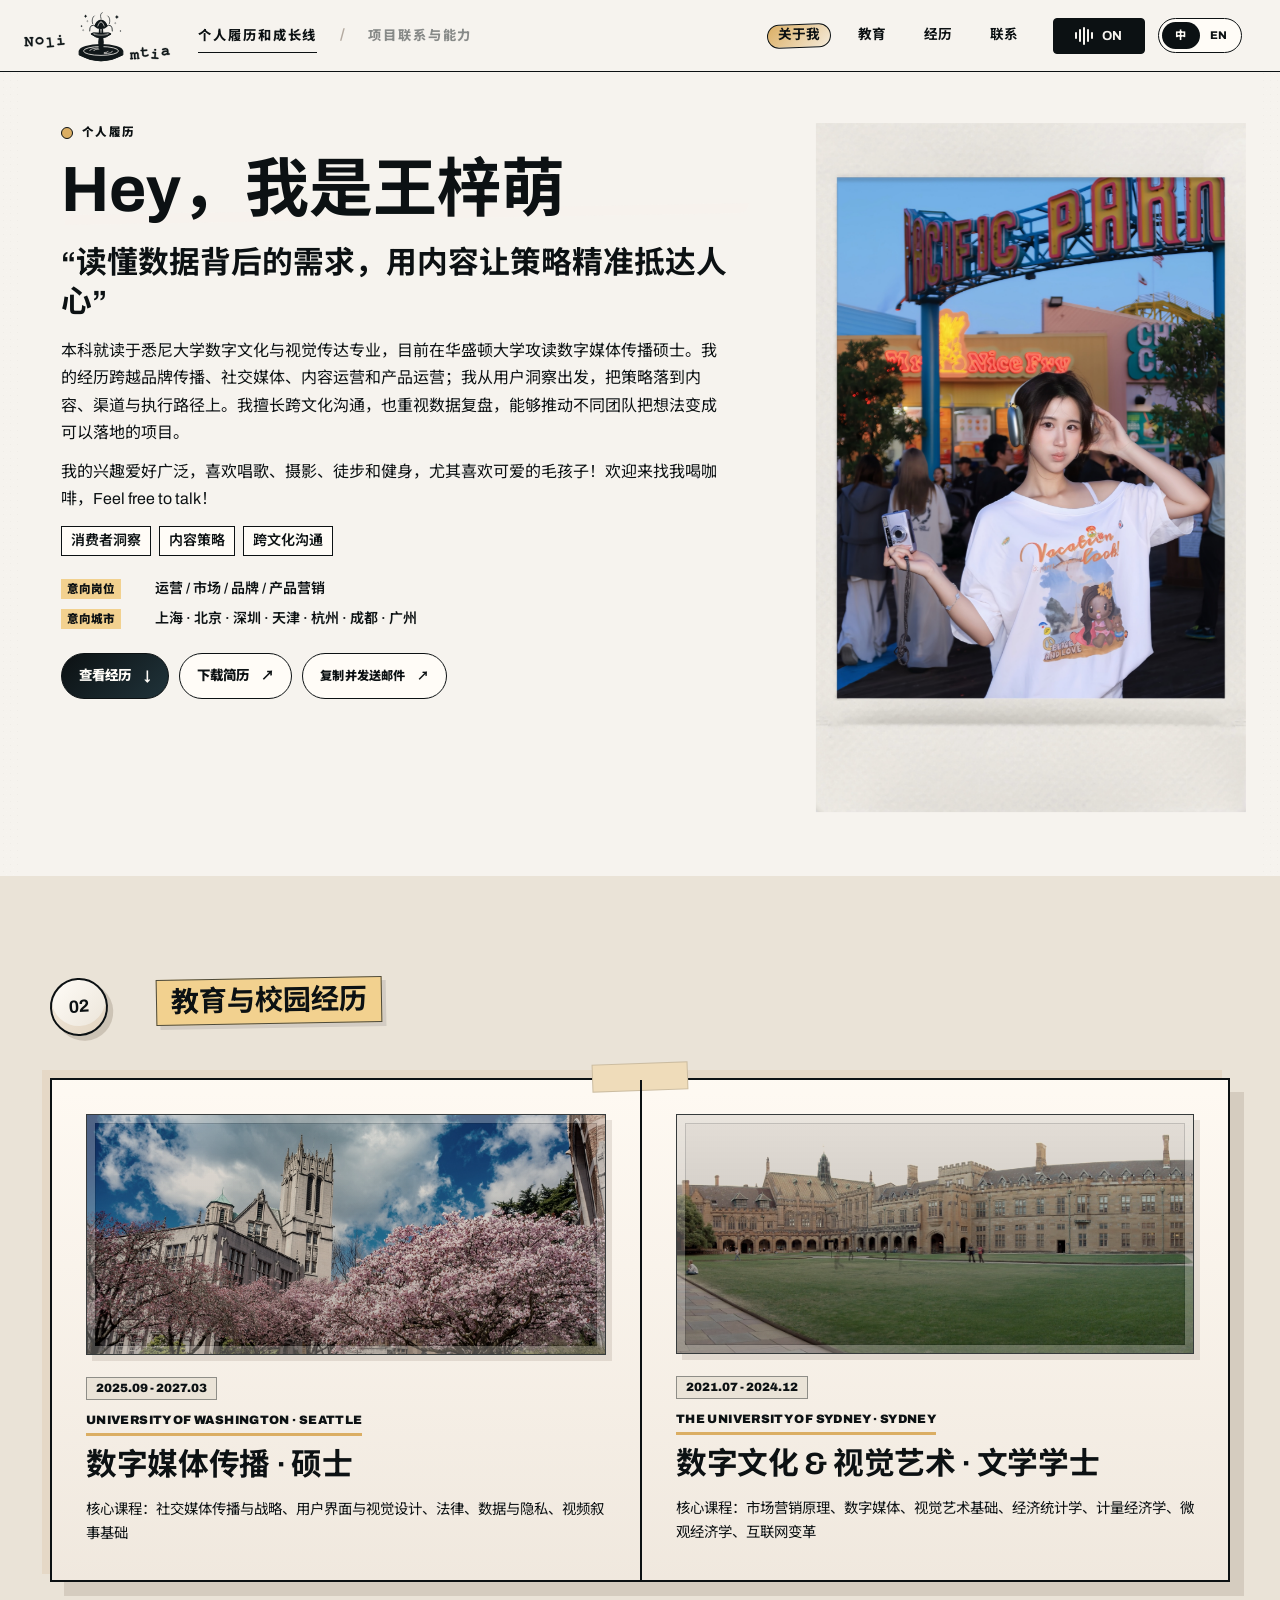
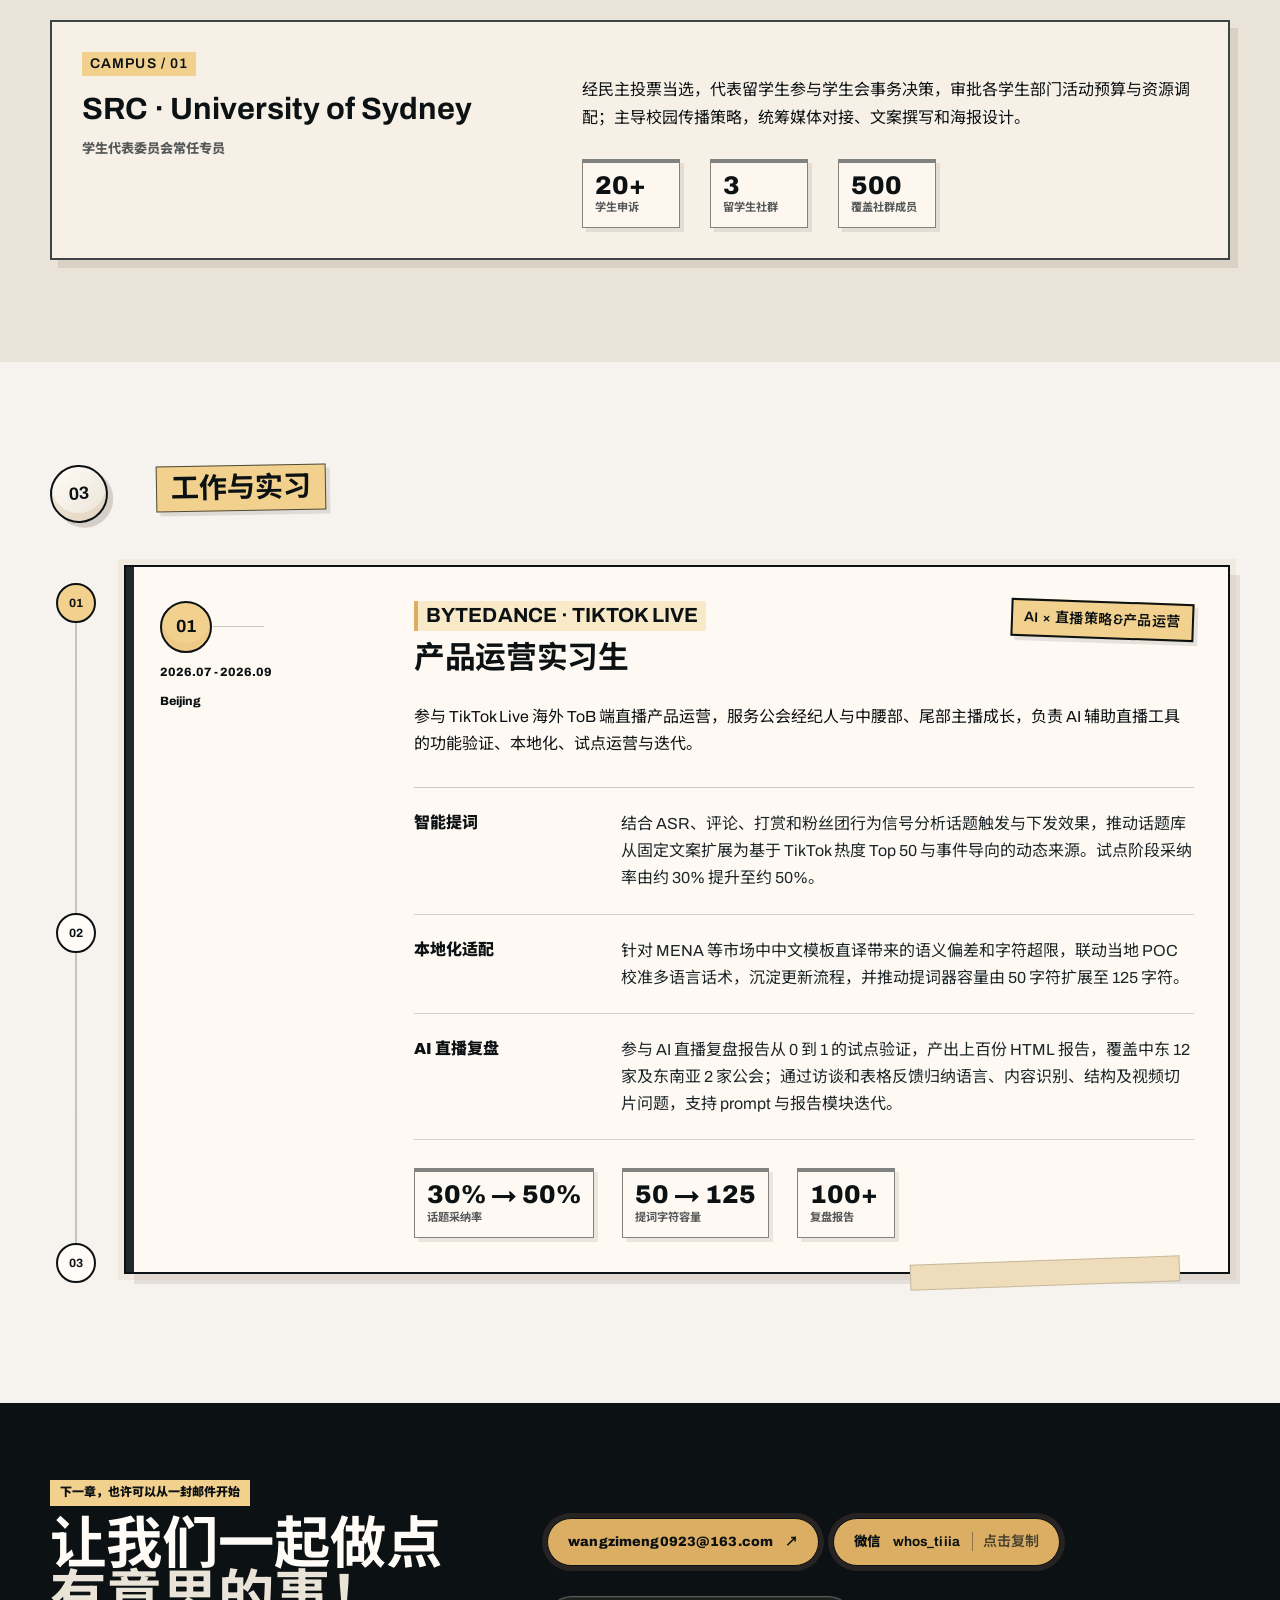
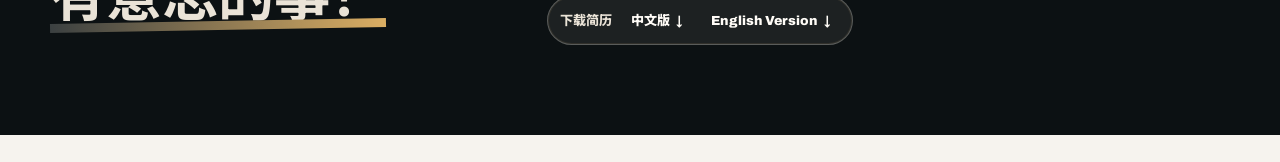
<file: story.html>
<!doctype html>
<html lang="zh-CN">
  <head>
    <meta charset="UTF-8">
    <meta name="viewport" content="width=device-width, initial-scale=1.0">
    <meta
      name="description"
      content="王梓萌的个人履历网站，聚焦品牌传播、内容营销与产品运营。"
    >
    <meta name="theme-color" content="#f5f1e8">
    <title>王梓萌 | Content, Brand &amp; Product Operations</title>
    <link rel="icon" href="assets/favicon.svg" type="image/svg+xml">
    <link rel="stylesheet" href="styles.css?v=layout-polish-final-20261005">
    <noscript>
      <style>
        .reveal {
          opacity: 1;
          transform: none;
        }
      </style>
    </noscript>
  </head>
  <body class="content-page story-page">
    <a class="skip-link" href="#main-content" data-zh="跳到主要内容" data-en="Skip to content">
      跳到主要内容
    </a>
    <div class="scroll-progress" aria-hidden="true"><span></span></div>
    <aside class="timeline-dock" aria-label="Resume timeline">
      <div class="timeline-dock-track" aria-hidden="true">
        <span data-timeline-fill></span>
      </div>
      <div class="timeline-dock-current" aria-live="polite">
        <span data-zh="当前章节" data-en="Now viewing">当前章节</span>
        <strong data-timeline-current>主界面</strong>
      </div>
      <nav class="timeline-dock-nav" aria-label="Timeline navigation">
        <a
          href="#chapter-gate"
          data-timeline-link
          data-timeline-zh="主界面"
          data-timeline-en="Start"
          aria-label="主界面"
        >
          <span class="timeline-node-index">00</span>
          <span class="timeline-node-dot"></span>
          <span class="timeline-node-label" data-zh="主界面" data-en="Start">主界面</span>
        </a>
        <a
          href="#chapter-gate"
          data-timeline-link
          data-timeline-zh="章节入口"
          data-timeline-en="Start"
          aria-label="章节入口"
        >
          <span class="timeline-node-index">01</span>
          <span class="timeline-node-dot"></span>
          <span class="timeline-node-label" data-zh="入口" data-en="Start">入口</span>
        </a>
        <a
          href="#profile"
          data-timeline-link
          data-timeline-zh="个人履历"
          data-timeline-en="Profile"
          aria-label="个人履历"
        >
          <span class="timeline-node-index">02</span>
          <span class="timeline-node-dot"></span>
          <span class="timeline-node-label" data-zh="履历" data-en="Profile">履历</span>
        </a>
        <a
          href="#about"
          data-timeline-link
          data-timeline-zh="关于我"
          data-timeline-en="About"
          aria-label="关于我"
        >
          <span class="timeline-node-index">03</span>
          <span class="timeline-node-dot"></span>
          <span class="timeline-node-label" data-zh="关于我" data-en="About me">关于我</span>
        </a>
        <a
          href="#education"
          data-timeline-link
          data-timeline-zh="教育经历"
          data-timeline-en="Education"
          aria-label="教育经历"
        >
          <span class="timeline-node-index">04</span>
          <span class="timeline-node-dot"></span>
          <span class="timeline-node-label" data-zh="教育" data-en="Education">教育</span>
        </a>
        <a
          href="#experience"
          data-timeline-link
          data-timeline-zh="工作经历"
          data-timeline-en="Experience"
          aria-label="工作经历"
        >
          <span class="timeline-node-index">05</span>
          <span class="timeline-node-dot"></span>
          <span class="timeline-node-label" data-zh="经历" data-en="Experience">经历</span>
        </a>
        <a
          href="#projects"
          data-timeline-link
          data-timeline-zh="精选项目"
          data-timeline-en="Projects"
          aria-label="精选项目"
        >
          <span class="timeline-node-index">06</span>
          <span class="timeline-node-dot"></span>
          <span class="timeline-node-label" data-zh="项目" data-en="Projects">项目</span>
        </a>
        <a
          href="#skills"
          data-timeline-link
          data-timeline-zh="能力地图"
          data-timeline-en="Skills"
          aria-label="能力地图"
        >
          <span class="timeline-node-index">07</span>
          <span class="timeline-node-dot"></span>
          <span class="timeline-node-label" data-zh="能力" data-en="Skills">能力</span>
        </a>
        <a
          href="#contact"
          data-timeline-link
          data-timeline-zh="联系"
          data-timeline-en="Contact"
          aria-label="联系"
        >
          <span class="timeline-node-index">08</span>
          <span class="timeline-node-dot"></span>
          <span class="timeline-node-label" data-zh="联系" data-en="Contact">联系</span>
        </a>
      </nav>
    </aside>

    <header class="site-header" id="top">
      <a class="home-link" href="index.html" aria-label="主界面 Home">
        <img src="assets/nolimtia-logo.svg?v=4" alt="" aria-hidden="true">
      </a>
      <nav class="chapter-line-nav" aria-label="Chapter navigation">
        <a class="is-current" href="story.html" data-zh="个人履历和成长线" data-en="Profile &amp; growth">
          <span>01</span>个人履历和成长线
        </a>
        <span class="chapter-line-divider" aria-hidden="true">/</span>
        <a href="work.html" data-zh="项目联系与能力" data-en="Projects &amp; skills">
          <span>02</span>项目联系与能力
        </a>
      </nav>
      <nav class="desktop-nav" aria-label="Main navigation">
        <a href="#about" data-zh="关于我" data-en="About me">关于我</a>
        <a href="#education" data-zh="教育" data-en="Education">教育</a>
        <a href="#experience" data-zh="经历" data-en="Experience">经历</a>
        <a href="#contact" data-zh="联系" data-en="Contact">联系</a>
      </nav>

      <div class="header-actions">
        <button class="music-toggle" type="button" aria-label="关闭背景音乐" aria-pressed="true" title="关闭背景音乐">
          <span class="music-toggle-icon" aria-hidden="true"><i></i><i></i><i></i><i></i><i></i></span>
          <span class="music-toggle-state">ON</span>
        </button>
        <div class="language-toggle" aria-label="Language selector">
          <button type="button" class="is-active" data-language="zh">中</button>
          <button type="button" data-language="en">EN</button>
        </div>
        <button
          class="menu-toggle"
          type="button"
          aria-expanded="false"
          aria-controls="mobile-navigation"
          aria-label="Open menu"
        >
          <span></span>
          <span></span>
        </button>
      </div>
    </header>

    <nav class="mobile-nav" id="mobile-navigation" aria-label="Mobile navigation">
      <a class="mobile-home-logo" href="index.html" aria-label="主界面 Home">
        <img src="assets/nolimtia-logo.svg?v=4" alt="" aria-hidden="true">
      </a>
      <a href="#about" data-zh="关于我" data-en="About me">关于我</a>
      <a href="#education" data-zh="教育" data-en="Education">教育</a>
      <a href="#experience" data-zh="工作与实习" data-en="Experience">工作与实习</a>
      <a href="#contact" data-zh="联系" data-en="Contact">联系</a>
    </nav>

    <main id="main-content">
      <section class="chapter-gate" id="chapter-gate" aria-label="Resume paths">
        <div class="gate-orbits" aria-hidden="true">
          <span></span>
          <span></span>
          <span></span>
        </div>
        <div class="gate-shell">
          <div class="gate-intro reveal">
            <p class="gate-kicker" data-zh="从这里开始" data-en="Start here">从这里开始</p>
            <h2 data-zh="走入我的世界，探索我的轨迹" data-en="Step into my world and trace my journey.">
              走入我的世界，探索我的轨迹
            </h2>
          </div>

          <div class="gate-paths reveal">
            <a class="gate-card gate-card-story" href="story.html" data-cursor-card>
              <span class="gate-card-index">01</span>
              <span class="gate-card-type" data-zh="故事路径" data-en="Story route">故事路径</span>
              <strong data-zh="个人履历与成长线" data-en="Profile, education, experience">个人履历与成长线</strong>
              <small data-zh="从自我介绍、教育背景到实习经历的职业叙事。" data-en="Read the profile, education, and experience as a focused career story.">
                从自我介绍、教育背景到实习经历的职业叙事。
              </small>
              <span class="gate-card-action" data-zh="进入故事" data-en="Enter story">进入故事</span>
            </a>

            <a class="gate-card gate-card-work" href="work.html" data-cursor-card>
              <span class="gate-card-index">02</span>
              <span class="gate-card-type" data-zh="项目和能力路径" data-en="Projects and capability pathways">项目和能力路径</span>
              <strong data-zh="项目、能力与联系" data-en="Projects, skills, contact">项目、能力与联系</strong>
              <small data-zh="快速看 Starbucks、抖音等项目经历，以及可直接联系的行动入口。" data-en="Jump into project cases, skill signals, and direct contact actions.">
                快速看 Starbucks、抖音等项目经历，以及可直接联系的行动入口。
              </small>
              <span class="gate-card-action" data-zh="查看项目经历" data-en="View project experience">查看项目经历</span>
            </a>
          </div>
        </div>
      </section>

      <section class="hero profile-hero" id="profile">
        <div class="hero-copy reveal">
          <p class="eyebrow">
            <span class="eyebrow-dot"></span>
            <span data-zh="个人履历" data-en="Personal folio">个人履历</span>
          </p>
          <h1 data-zh="Hey，我是王梓萌" data-en="Hey，I'm Tia Wang">Hey，我是王梓萌</h1>
          <div class="hero-about" id="about">
            <h2 data-zh="“读懂数据背后的需求，用内容让策略精准抵达人心”" data-en="Uncover the needs behind the data, then make strategy resonate through content.">“读懂数据背后的需求，用内容让策略精准抵达人心”</h2>
            <p data-zh="本科就读于悉尼大学数字文化与视觉传达专业，目前在华盛顿大学攻读数字媒体传播硕士。我的经历跨越品牌传播、社交媒体、内容运营和产品运营；我从用户洞察出发，把策略落到内容、渠道与执行路径上。我擅长跨文化沟通，也重视数据复盘，能够推动不同团队把想法变成可以落地的项目。" data-en="I studied Digital Culture and Visual Communication at the University of Sydney and am now pursuing a master’s in Digital Media Communication at the University of Washington. My experience spans brand, social, content, and product operations. I turn audience insight into content, channels, and execution. I value cross-cultural communication and data-informed iteration, and enjoy helping teams turn ideas into work that ships.">本科就读于悉尼大学数字文化与视觉传达专业，目前在华盛顿大学攻读数字媒体传播硕士。我的经历跨越品牌传播、社交媒体、内容运营和产品运营；我从用户洞察出发，把策略落到内容、渠道与执行路径上。我擅长跨文化沟通，也重视数据复盘，能够推动不同团队把想法变成可以落地的项目。</p>
            <p data-zh="我的兴趣爱好广泛，喜欢唱歌、摄影、徒步和健身，尤其喜欢可爱的毛孩子！欢迎来找我喝咖啡，Feel free to talk！" data-en="Outside work, I enjoy singing, photography, hiking, and fitness. I especially love adorable furry friends! Let’s grab coffee. Feel free to talk!">我的兴趣爱好广泛，喜欢唱歌、摄影、徒步和健身，尤其喜欢可爱的毛孩子！欢迎来找我喝咖啡，Feel free to talk！</p>
            <div class="hero-about-tags" aria-label="Strengths">
              <span data-zh="消费者洞察" data-en="Consumer insight">消费者洞察</span>
              <span data-zh="内容策略" data-en="Content strategy">内容策略</span>
              <span data-zh="跨文化沟通" data-en="Cross-cultural communication">跨文化沟通</span>
            </div>
          </div>
          <p class="hero-availability">
            <span class="preference-label" data-zh="意向岗位" data-en="Target roles">意向岗位</span>
            <span data-zh="运营 / 市场 / 品牌 / 产品营销" data-en="Operations / Marketing / Brand / Product Marketing">运营 / 市场 / 品牌 / 产品营销</span>
          </p>
          <p class="hero-cities">
            <span class="preference-label" data-zh="意向城市" data-en="Cities">意向城市</span>
            <span data-zh="上海 · 北京 · 深圳 · 天津 · 杭州 · 成都 · 广州" data-en="Shanghai · Beijing · Shenzhen · Tianjin · Hangzhou · Chengdu · Guangzhou">上海 · 北京 · 深圳 · 天津 · 杭州 · 成都 · 广州</span>
          </p>
          <div class="hero-actions">
            <a class="button button-primary" href="#experience">
              <span data-zh="查看经历" data-en="Explore my work">查看经历</span>
              <span aria-hidden="true">↓</span>
            </a>
            <a class="button button-outline" href="assets/tia-resume-cn.pdf" data-language-resume download>
              <span data-zh="下载简历" data-en="Download CV">下载简历</span>
              <span aria-hidden="true">↗</span>
            </a>
            <button class="button button-outline hero-email-action" type="button" data-copy-send-email>
              <span data-zh="复制并发送邮件" data-en="Copy &amp; send email">复制并发送邮件</span>
              <span aria-hidden="true">↗</span>
            </button>
          </div>
        </div>

        <figure
          class="portrait-collage"
          aria-label="Portrait of Tia Wang"
        >
          <img
            src="assets/tia-portrait-latest.jpg"
            alt="王梓萌在 Pacific Park 的照片"
            width="1498"
            height="2400"
            loading="eager"
            decoding="sync"
            fetchpriority="high"
          >
        </figure>

      </section>

      <section class="education-section" id="education">
        <div class="section-shell">
          <header class="section-heading reveal">
            <span class="section-number">02</span>
            <div>
              <p class="section-kicker" data-zh="教育与校园经历" data-en="Education &amp; campus">教育与校园经历</p>
            </div>
          </header>

          <div class="education-layout">
            <article class="education-item reveal">
              <figure class="education-photo">
                <img src="assets/uw-campus.jpg" alt="University of Washington campus" loading="lazy">
              </figure>
              <div class="education-copy">
                <time datetime="2025-09">2025.09 - 2027.03</time>
                <p class="education-place">University of Washington · Seattle</p>
                <h3 data-zh="数字媒体传播 · 硕士" data-en="M.A. in Digital Media &amp; Communication">数字媒体传播 · 硕士</h3>
                <p data-zh="核心课程：社交媒体传播与战略、用户界面与视觉设计、法律、数据与隐私、视频叙事基础" data-en="Core modules: Social Media Communication &amp; Strategy, UIUX/Visual Design, Law, Data &amp; Privacy, Fundamentals of Video Storytelling">
                  核心课程：社交媒体传播与战略、用户界面与视觉设计、法律、数据与隐私、视频叙事基础
                </p>
              </div>
            </article>

            <article class="education-item reveal">
              <figure class="education-photo">
                <img src="assets/sydney-campus.jpg" alt="The University of Sydney campus" loading="lazy">
              </figure>
              <div class="education-copy">
                <time datetime="2021-07">2021.07 - 2024.12</time>
                <p class="education-place">The University of Sydney · Sydney</p>
                <h3 data-zh="数字文化 &amp; 视觉艺术 · 文学学士" data-en="Bachelor of Arts in Digital Culture &amp; Visual Arts">数字文化 &amp; 视觉艺术 · 文学学士</h3>
                <p data-zh="核心课程：市场营销原理、数字媒体、视觉艺术基础、经济统计学、计量经济学、微观经济学、互联网变革" data-en="Core modules: Marketing Principles, Digital Media, Foundations of Visual Arts, Statistics for Economics, Econometrics, Microeconomics, Internet Transformation">
                  核心课程：市场营销原理、数字媒体、视觉艺术基础、经济统计学、计量经济学、微观经济学、互联网变革
                </p>
              </div>
            </article>
          </div>

          <article class="campus-story reveal">
            <div class="campus-story-title">
              <p class="project-type">CAMPUS / 01</p>
              <h3>SRC · University of Sydney</h3>
              <p data-zh="学生代表委员会常任专员" data-en="Standing Committee Member">学生代表委员会常任专员</p>
            </div>
            <div class="campus-story-copy">
              <p
                data-zh="经民主投票当选，代表留学生参与学生会事务决策，审批各学生部门活动预算与资源调配；主导校园传播策略，统筹媒体对接、文案撰写和海报设计。"
                data-en="Elected to represent international students in student union decisions, reviewing event budgets and resource allocation. Led campus communications across media relations, copywriting, and poster design."
              >
                经民主投票当选，代表留学生参与学生会事务决策，审批各学生部门活动预算与资源调配；主导校园传播策略，统筹媒体对接、文案撰写和海报设计。
              </p>
              <div class="campus-metrics">
                <span><strong>20+</strong> <small data-zh="学生申诉" data-en="Student cases">学生申诉</small></span>
                <span><strong>3</strong> <small data-zh="留学生社群" data-en="Communities">留学生社群</small></span>
                <span><strong>500</strong> <small data-zh="覆盖社群成员" data-en="Community members">覆盖社群成员</small></span>
              </div>
            </div>
          </article>
        </div>
      </section>

      <section class="experience-section" id="experience">
        <div class="section-shell">
          <header class="section-heading reveal">
            <span class="section-number">03</span>
            <div>
              <p class="section-kicker" data-zh="工作与实习" data-en="Experience">工作与实习</p>
            </div>
          </header>

          <div class="experience-stage-layout">
          <div class="chapter-list" data-experience-stage>
            <article class="chapter chapter-red reveal">
              <div class="chapter-meta">
                <span class="chapter-index">01</span>
                <time datetime="2026-07">2026.07 - 2026.09</time>
                <span>Beijing</span>
              </div>
              <div class="chapter-main">
                <div class="chapter-title-row">
                  <div>
                    <p class="chapter-company">ByteDance · TikTok Live</p>
                    <h3 data-zh="产品运营实习生" data-en="Product Operations Intern">产品运营实习生</h3>
                  </div>
                  <span class="chapter-badge" data-zh="AI × 直播策略&amp;产品运营" data-en="AI × Live strategy &amp; products Ops">AI × 直播策略&amp;产品运营</span>
                </div>
                <p class="chapter-summary"
                  data-zh="参与 TikTok Live 海外 ToB 端直播产品运营，服务公会经纪人与中腰部、尾部主播成长，负责 AI 辅助直播工具的功能验证、本地化、试点运营与迭代。"
                  data-en="Supported overseas B2B product operations for TikTok Live, focusing on agency partners and emerging creators, with ownership across validation, localization, pilot operations, and iteration of AI-assisted livestream tools."
                >
                  参与 TikTok Live 海外 ToB 端直播产品运营，服务公会经纪人与中腰部、尾部主播成长，负责 AI 辅助直播工具的功能验证、本地化、试点运营与迭代。
                </p>
                <div class="chapter-details">
                  <section>
                    <h4 data-zh="智能提词" data-en="AI smart prompter">智能提词</h4>
                    <p
                      data-zh="结合 ASR、评论、打赏和粉丝团行为信号分析话题触发与下发效果，推动话题库从固定文案扩展为基于 TikTok 热度 Top 50 与事件导向的动态来源。试点阶段采纳率由约 30% 提升至约 50%。"
                      data-en="Analyzed ASR, comments, gifts, and fan-group signals to improve topic triggers and delivery. Expanded the prompt library from fixed scripts to trending TikTok hashtags and event-driven topics, lifting adoption from about 30% to 50% during the pilot."
                    >
                      结合 ASR、评论、打赏和粉丝团行为信号分析话题触发与下发效果，推动话题库从固定文案扩展为基于 TikTok 热度 Top 50 与事件导向的动态来源。试点阶段采纳率由约 30% 提升至约 50%。
                    </p>
                  </section>
                  <section>
                    <h4 data-zh="本地化适配" data-en="Localization">本地化适配</h4>
                    <p
                      data-zh="针对 MENA 等市场中中文模板直译带来的语义偏差和字符超限，联动当地 POC 校准多语言话术，沉淀更新流程，并推动提词器容量由 50 字符扩展至 125 字符。"
                      data-en="Worked with local POCs to refine multilingual scripts for MENA and other markets, documenting the update workflow and increasing prompter capacity from 50 to 125 characters."
                    >
                      针对 MENA 等市场中中文模板直译带来的语义偏差和字符超限，联动当地 POC 校准多语言话术，沉淀更新流程，并推动提词器容量由 50 字符扩展至 125 字符。
                    </p>
                  </section>
                  <section>
                    <h4 data-zh="AI 直播复盘" data-en="AI livestream reports">AI 直播复盘</h4>
                    <p
                      data-zh="参与 AI 直播复盘报告从 0 到 1 的试点验证，产出上百份 HTML 报告，覆盖中东 12 家及东南亚 2 家公会；通过访谈和表格反馈归纳语言、内容识别、结构及视频切片问题，支持 prompt 与报告模块迭代。"
                      data-en="Supported the 0-to-1 pilot of AI-generated livestream reports and produced 100+ HTML reports for 12 MENA and 2 Southeast Asian agencies. Agency interviews and feedback informed prompt, content-recognition, structure, and video-clip improvements."
                    >
                      参与 AI 直播复盘报告从 0 到 1 的试点验证，产出上百份 HTML 报告，覆盖中东 12 家及东南亚 2 家公会；通过访谈和表格反馈归纳语言、内容识别、结构及视频切片问题，支持 prompt 与报告模块迭代。
                    </p>
                  </section>
                </div>
                <div class="chapter-footer">
                  <div class="metric-strip">
                    <span><strong>30% → 50%</strong> <small data-zh="话题采纳率" data-en="Topic adoption">话题采纳率</small></span>
                    <span><strong>50 → 125</strong> <small data-zh="提词字符容量" data-en="Prompt characters">提词字符容量</small></span>
                    <span><strong>100+</strong> <small data-zh="复盘报告" data-en="Reports">复盘报告</small></span>
                  </div>
                </div>
              </div>
            </article>

            <article class="chapter chapter-yellow reveal">
              <div class="chapter-meta">
                <span class="chapter-index">02</span>
                <time datetime="2025-02">2025.02 - 2025.08</time>
                <span>Beijing</span>
              </div>
              <div class="chapter-main">
                <div class="chapter-title-row">
                  <div>
                    <p class="chapter-company">MSL · Publicis Groupe</p>
                    <h3 data-zh="品牌传播 PR 实习生 · 医疗器械组" data-en="PR Intern · Medical Devices Team">品牌传播 PR 实习生 · 医疗器械组</h3>
                  </div>
                  <span class="chapter-badge" data-zh="整合营销" data-en="Integrated Comms">整合营销</span>
                </div>
                <p class="chapter-summary"
                  data-zh="参与医疗器械行业品牌的传播与患者教育 Campaign，服务赛诺菲、信达生物、强生 MENTOR、爱尔康和沙特旅游局等项目，覆盖策略支持、内容执行与全渠道传播落地。"
                  data-en="Supported integrated communications and patient-education campaigns for Sanofi, Innovent Biologics, Johnson &amp; Johnson MENTOR, Alcon, and the Saudi Tourism Authority, spanning strategy, content development, and omnichannel execution."
                >
                  参与医疗器械行业品牌的传播与患者教育 Campaign，服务赛诺菲、信达生物、强生 MENTOR、爱尔康和沙特旅游局等项目，覆盖策略支持、内容执行与全渠道传播落地。
                </p>
                <div class="chapter-details">
                  <section>
                    <h4 data-zh="赛诺菲 318 爱肝日" data-en="Sanofi Liver Care Campaign">赛诺菲 318 爱肝日</h4>
                    <p
                      data-zh="从客户调研中提炼“脂肪肝疾病认知缺失”的洞察，参与制定患者教育策略，策划易善复与南方周末《小心肝 大健康》中英双语微纪录片；协调纪录片拍摄、内容审核、9 位小宇宙博主合作，并支持人民日报健康客户端直播。"
                      data-en="Identified the core insight around low public awareness of fatty liver disease, supported patient-education strategy, and contributed to a bilingual documentary with Southern Weekly. Coordinated production, reviews, nine podcast creator partnerships, and a People’s Daily Health livestream."
                    >
                      从客户调研中提炼“脂肪肝疾病认知缺失”的洞察，参与制定患者教育策略，策划易善复与南方周末《小心肝 大健康》中英双语微纪录片；协调纪录片拍摄、内容审核、9 位小宇宙博主合作，并支持人民日报健康客户端直播。
                    </p>
                  </section>
                  <section>
                    <h4 data-zh="新品上市传播" data-en="Product launches">新品上市传播</h4>
                    <p
                      data-zh="参与信达生物玛氏度肽核心卖点提炼、消费者语言转译与全渠道内容分发；支持强生 MENTOR 傲诺拉·炫彩新品新闻稿撰写及 2025 中国隆胸峰会现场执行。"
                      data-en="Supported messaging development, consumer-language translation, and omnichannel distribution for Innovent’s new product. For Johnson &amp; Johnson MENTOR, supported press materials and on-site execution at the 2025 China Breast Augmentation Summit."
                    >
                      参与信达生物玛氏度肽核心卖点提炼、消费者语言转译与全渠道内容分发；支持强生 MENTOR 傲诺拉·炫彩新品新闻稿撰写及 2025 中国隆胸峰会现场执行。
                    </p>
                  </section>
                  <section>
                    <h4 data-zh="报告与跨文化传播" data-en="Research and global comms">报告与跨文化传播</h4>
                    <p
                      data-zh="独立分析爱尔康 × Z 世代零售健康报告洞察，协同视觉团队优化长图推文并跟踪舆情；参与沙特旅游局“寻梦沙特”在华活动的中英双语媒体对接与现场执行。"
                      data-en="Analyzed Alcon’s Gen Z retail health report, collaborated on long-form visual content, and tracked media sentiment. Supported bilingual media relations and on-site execution for the Saudi Tourism Authority’s China campaign."
                    >
                      独立分析爱尔康 × Z 世代零售健康报告洞察，协同视觉团队优化长图推文并跟踪舆情；参与沙特旅游局“寻梦沙特”在华活动的中英双语媒体对接与现场执行。
                    </p>
                  </section>
                </div>
                <div class="metric-strip">
                  <span><strong data-zh="714万+" data-en="7.14 million">714万+</strong> <small data-zh="全网播放" data-en="Views">全网播放</small></span>
                  <span><strong data-zh="270万+" data-en="2.7 million">270万+</strong> <small data-zh="单场直播" data-en="Livestream views">单场直播</small></span>
                  <span><strong>4</strong> <small data-zh="行业奖项" data-en="Industry awards">行业奖项</small></span>
                </div>
              </div>
            </article>

            <article class="chapter chapter-blue reveal">
              <div class="chapter-meta">
                <span class="chapter-index">03</span>
                <time datetime="2024-12">2024.12 - 2025.02</time>
                <span>Beijing</span>
              </div>
              <div class="chapter-main">
                <div class="chapter-title-row">
                  <div>
                    <p class="chapter-company" data-zh="小红书" data-en="Rednotes">小红书</p>
                    <h3 data-zh="社交市场部内容运营实习生" data-en="Social Marketing Intern">社交市场部内容运营实习生</h3>
                  </div>
                  <span class="chapter-badge" data-zh="热点内容" data-en="Trend Content">热点内容</span>
                </div>
                <p class="chapter-summary"
                  data-zh="参与小红书春晚期间话题运营，服务《大家的春晚》与“TikTok 难民”两个重点项目，在直播实时性高、跨国流量突发的环境中完成话题策划、内容审核与数据追踪。"
                  data-en="Supported Spring Festival topic operations for Everyone’s Spring Festival and the “TikTok Refugees” trend, managing planning, moderation, and performance tracking in a real-time, high-volume environment."
                >
                  参与小红书春晚期间话题运营，服务《大家的春晚》与“TikTok 难民”两个重点项目，在直播实时性高、跨国流量突发的环境中完成话题策划、内容审核与数据追踪。
                </p>
                <div class="chapter-details">
                  <section>
                    <h4 data-zh="春晚话题运营" data-en="Spring Festival topics">春晚话题运营</h4>
                    <p
                      data-zh="负责创作者话题引导、图文与短视频初筛、投流文案标准梳理和修改反馈。直播当天按节目单追踪自然热度、策划延伸话题，协同完成 UGC / KOL 内容审核与合规排查，保障 7 小时直播的内容安全。"
                      data-en="Guided creators, reviewed posts and short videos, standardized paid-content copy, and gave revision feedback. During the live show, tracked organic momentum, developed follow-on topics, and supported UGC/KOL moderation across a seven-hour broadcast."
                    >
                      负责创作者话题引导、图文与短视频初筛、投流文案标准梳理和修改反馈。直播当天按节目单追踪自然热度、策划延伸话题，协同完成 UGC / KOL 内容审核与合规排查，保障 7 小时直播的内容安全。
                    </p>
                  </section>
                  <section>
                    <h4 data-zh="数据与跨文化运营" data-en="Data and cross-cultural operations">数据与跨文化运营</h4>
                    <p
                      data-zh="通过内部数据工具及 Excel 追踪话题热度并输出数据表，支持运营策略快速调整；在 TikTok 海外用户集中涌入期间，实时筛选审核跨语言、跨文化 UGC / KOL 内容并优化流量呈现。"
                      data-en="Used internal tools and Excel to track topic performance and support rapid strategy adjustments. During the overseas user influx, reviewed multilingual and cross-cultural UGC/KOL content and helped optimize traffic allocation."
                    >
                      通过内部数据工具及 Excel 追踪话题热度并输出数据表，支持运营策略快速调整；在 TikTok 海外用户集中涌入期间，实时筛选审核跨语言、跨文化 UGC / KOL 内容并优化流量呈现。
                    </p>
                  </section>
                </div>
                <div class="metric-strip">
                  <span><strong>590+</strong> <small data-zh="话题落地" data-en="Topic launches">话题落地</small></span>
                  <span><strong data-zh="14亿+" data-en="1.4 billion">14亿+</strong> <small data-zh="项目互动量" data-en="Interactions">项目互动量</small></span>
                </div>
              </div>
            </article>
          </div>
          </div>
        </div>
      </section>

      <section class="projects-section" id="projects">
        <div class="section-shell">
          <header class="section-heading reveal">
            <span class="section-number">04</span>
            <div>
              <p class="section-kicker" data-zh="精选项目" data-en="Projects">精选项目</p>
              <h2 data-zh="从一个洞察，走到完整方案" data-en="From a sharp insight to a full solution">
                从一个洞察，走到完整方案
              </h2>
            </div>
          </header>

          <article class="featured-project reveal">
            <div class="project-visual project-visual-starbucks" aria-hidden="true">
              <img
                src="assets/starbucks-naive-featured.png"
                alt=""
                width="4096"
                height="4096"
                loading="lazy"
              >
            </div>

            <div class="project-copy">
              <p class="project-type" data-zh="品牌策略提案 · 项目负责人" data-en="Brand strategy proposal · Project lead">
                品牌策略提案 · 项目负责人
              </p>
              <h3 data-zh="Starbucks APP 北美留学生整合营销策划" data-en="Starbucks APP Marketing Strategy for Chinese International Students">
                Starbucks APP 北美留学生整合营销策划
              </h3>
              <p
                data-zh="面向 18 至 28 岁北美中国留学生，识别其高频消费 Starbucks、却对 APP 在线点单与 DIY 饮品功能认知不足的行为缺口，并将 APP 从“点单工具”重塑为“温暖情感陪伴”。"
                data-en="For Chinese international students aged 18 to 28 in North America, I identified a gap between frequent Starbucks consumption and low awareness of app ordering and drink customization, then repositioned the app as a warm emotional companion."
              >
                面向 18 至 28 岁北美中国留学生，识别其高频消费 Starbucks、却对 APP 在线点单与 DIY 饮品功能认知不足的行为缺口，并将 APP 从“点单工具”重塑为“温暖情感陪伴”。
              </p>
              <div class="project-tags">
                <span data-zh="消费者洞察" data-en="Consumer insight">消费者洞察</span>
                <span data-zh="内容体系" data-en="Content system">内容体系</span>
                <span data-zh="渠道与预算" data-en="Channel &amp; budget">渠道与预算</span>
              </div>
              <div class="project-actions">
                <button class="button button-primary" type="button" data-open-dialog="starbucks-dialog">
                  <span data-zh="查看完整案例" data-en="View case study">查看完整案例</span>
                  <span aria-hidden="true">↗</span>
                </button>
                <a
                  class="button button-outline"
                  href="assets/starbucks-proposal.pdf"
                  target="_blank"
                  rel="noopener noreferrer"
                >
                  <span data-zh="打开提案 PDF" data-en="Open proposal PDF">打开提案 PDF</span>
                  <span aria-hidden="true">↗</span>
                </a>
              </div>
            </div>
          </article>

          <div class="project-grid">
            <article class="story-project story-project-green reveal">
              <p class="project-type">PROJECT / 02</p>
              <h3 data-zh="抖音直播运营" data-en="Douyin Livestream Operations">抖音直播运营</h3>
              <p
                data-zh="独立运营主播账号全链路，覆盖内容策划、实时提词、短视频与数据复盘。3 个月内粉丝从 2 万增长至 7 万，并搭建 7 个粉丝社群与品牌商务合作路径。"
                data-en="Led end-to-end creator operations across content planning, live prompting, short-form video, and performance analysis. Grew followers from 20K to 70K in three months and built seven fan communities plus brand partnership workflows."
              >
                独立运营主播账号全链路，覆盖内容策划、实时提词、短视频与数据复盘。3 个月内粉丝从 2 万增长至 7 万，并搭建 7 个粉丝社群与品牌商务合作路径。
              </p>
              <div class="story-numbers">
                <span><strong>800</strong> <small data-zh="场均在线" data-en="Avg. viewers">场均在线</small></span>
                <span><strong>1,500</strong> <small data-zh="峰值在线" data-en="Peak viewers">峰值在线</small></span>
                <span><strong>7</strong> <small data-zh="粉丝社群" data-en="Communities">粉丝社群</small></span>
              </div>
              <div class="project-actions">
                <button class="button button-dark" type="button" data-open-dialog="douyin-dialog">
                  <span data-zh="查看案例" data-en="View case">查看案例</span>
                  <span aria-hidden="true">↗</span>
                </button>
                <a
                  class="text-link"
                  href="https://v.douyin.com/Xjl5zFWXbNA/"
                  target="_blank"
                  rel="noopener noreferrer"
                >
                  <span data-zh="访问抖音账号" data-en="Visit Douyin">访问抖音账号</span>
                  <span aria-hidden="true">↗</span>
                </a>
              </div>
            </article>

            <article class="story-project story-project-pink reveal">
              <p class="project-type">PROJECT / 03</p>
              <h3 data-zh="为 K-pop 粉丝重设计 Duolingo 韩语学习体验" data-en="Redesigning Duolingo Korean Learning for K-pop Fans">
                为 K-pop 粉丝重设计 Duolingo 韩语学习体验
              </h3>
              <p
                data-zh="围绕 16 至 28 岁 K-pop 全球用户，提出“粉丝优先、偶像内容驱动、沉浸式文化学习”的产品定位，并完成产品原型与 3 轮一对一远程可用性测试。"
                data-en="For global K-pop fans aged 16 to 28, defined a fan-first, idol-driven, culturally immersive product direction and built a prototype validated through three rounds of remote one-to-one usability testing."
              >
                围绕 16 至 28 岁 K-pop 全球用户，提出“粉丝优先、偶像内容驱动、沉浸式文化学习”的产品定位，并完成产品原型与 3 轮一对一远程可用性测试。
              </p>
              <div class="story-numbers">
                <span><strong>16-28</strong> <small data-zh="目标用户" data-en="Target age">目标用户</small></span>
                <span><strong>3</strong> <small data-zh="轮可用性测试" data-en="Test rounds">轮可用性测试</small></span>
              </div>
              <div class="project-actions">
                <button class="button button-dark" type="button" data-open-dialog="duolingo-dialog">
                  <span data-zh="查看案例" data-en="View case">查看案例</span>
                  <span aria-hidden="true">↗</span>
                </button>
                <a
                  class="text-link"
                  href="https://www.figma.com/design/VzUCkEdf0CRMuUBTbE1hVF/Team-3-COMMLD-511-SP-26-Prototype?node-id=156-621"
                  target="_blank"
                  rel="noopener noreferrer"
                >
                  <span data-zh="查看 Figma 原型" data-en="View Figma prototype">查看 Figma 原型</span>
                  <span aria-hidden="true">↗</span>
                </a>
              </div>
            </article>
          </div>
        </div>
      </section>

      <section class="skills-section" id="skills">
        <div class="section-shell">
          <header class="section-heading section-heading-light reveal">
            <span class="section-number">05</span>
            <div>
              <p class="section-kicker" data-zh="能力与工具" data-en="Capabilities &amp; tools">能力与工具</p>
              <h2 data-zh="能把事情想清楚，也能把它做出来" data-en="Clear thinking, grounded execution">
                能把事情想清楚，也能把它做出来
              </h2>
            </div>
          </header>

          <div class="skills-layout">
            <section class="skill-group reveal">
              <span class="skill-number">01</span>
              <h3 data-zh="洞察与策略" data-en="Insight &amp; strategy">洞察与策略</h3>
              <p data-zh="消费者洞察、竞品分析、传播策略、产品定位、用户研究" data-en="Consumer insight, competitor analysis, communications strategy, product positioning, user research">
                消费者洞察、竞品分析、传播策略、产品定位、用户研究
              </p>
            </section>
            <section class="skill-group reveal">
              <span class="skill-number">02</span>
              <h3 data-zh="品牌与内容" data-en="Brand &amp; content">品牌与内容</h3>
              <p data-zh="Campaign 策划、内容营销、达人合作、社媒运营、跨文化传播" data-en="Campaign planning, content marketing, creator partnerships, social operations, cross-cultural communications">
                Campaign 策划、内容营销、达人合作、社媒运营、跨文化传播
              </p>
            </section>
            <section class="skill-group reveal">
              <span class="skill-number">03</span>
              <h3 data-zh="产品与运营" data-en="Product &amp; operations">产品与运营</h3>
              <p data-zh="功能试点、本地化、用户反馈、数据复盘、流程沉淀、社群运营" data-en="Feature pilots, localization, user feedback, performance analysis, process design, community operations">
                功能试点、本地化、用户反馈、数据复盘、流程沉淀、社群运营
              </p>
            </section>
            <section class="skill-group reveal">
              <span class="skill-number">04</span>
              <h3 data-zh="工具与表达" data-en="Tools &amp; expression">工具与表达</h3>
              <p data-zh="Figma、Adobe Premiere Pro / Photoshop / InDesign、Excel、PowerPoint、SQL 基础、AI 工具" data-en="Figma, Adobe Premiere Pro / Photoshop / InDesign, Excel, PowerPoint, basic SQL, AI tools">
                Figma、Adobe Premiere Pro / Photoshop / InDesign、Excel、PowerPoint、SQL 基础、AI 工具
              </p>
            </section>
          </div>

          <div class="language-note reveal">
            <span data-zh="语言" data-en="Languages">语言</span>
            <p data-zh="中文母语 · 英语可作为工作语言，能够完成英文访谈、方案沟通、文案撰写与跨团队协作。" data-en="Mandarin Chinese (native) · Professional working proficiency in English for interviews, presentations, copywriting, and cross-functional collaboration.">
              中文母语 · 英语可作为工作语言，能够完成英文访谈、方案沟通、文案撰写与跨团队协作。
            </p>
          </div>
        </div>
      </section>

      <section class="contact-section" id="contact">
        <div class="contact-shell">
          <p class="contact-kicker reveal" data-zh="下一章，也许可以从一封邮件开始" data-en="The next chapter could start with an email">
            下一章，也许可以从一封邮件开始
          </p>
          <h2 class="reveal">
            <span data-zh="让我们一起做点" data-en="Let’s turn good ideas into">让我们一起做点</span>
            <em data-zh="有意思的事！" data-en="moments people remember.">有意思的事！</em>
          </h2>
          <div class="contact-actions reveal">
            <a class="button button-light" href="mailto:wangzimeng0923@163.com" data-email-link data-copy-send-email>
              <span data-email-label>wangzimeng0923@163.com</span>
              <span aria-hidden="true">↗</span>
            </a>
            <button class="button button-light" type="button" data-copy-wechat>
              <span data-zh="微信" data-en="WeChat">微信</span>
              <strong>whos_tiiia</strong>
              <span class="copy-hint" data-zh="点击复制" data-en="Click to copy">点击复制</span>
            </button>
          </div>
          <div class="resume-downloads reveal">
            <span data-zh="下载简历" data-en="Resume">下载简历</span>
            <a href="assets/tia-resume-cn.pdf" download>
              <span data-zh="中文版" data-en="Chinese">中文版</span>
              <span aria-hidden="true">↓</span>
            </a>
            <a href="assets/tia-resume-en.pdf" download>
              <span data-zh="English Version" data-en="English Version">English Version</span>
              <span aria-hidden="true">↓</span>
            </a>
          </div>
        </div>
      </section>
    </main>

    <dialog class="project-dialog" id="starbucks-dialog">
      <div class="dialog-panel">
        <button class="dialog-close" type="button" data-close-dialog aria-label="Close">×</button>
        <div class="dialog-hero dialog-hero-starbucks">
          <p>FEATURED CASE / 01</p>
          <h2 data-zh="把 Starbucks APP 从点单工具，变成留学生活的温暖陪伴" data-en="From a mobile ordering tool to a warm companion for international student life">
            把 Starbucks APP 从点单工具，变成留学生活的温暖陪伴
          </h2>
          <span>$10,000 / 3 films / YouTube + Instagram</span>
        </div>
        <div class="dialog-content">
          <section class="dialog-summary">
            <div>
              <span data-zh="项目性质" data-en="Project type">项目性质</span>
              <strong data-zh="品牌策略提案" data-en="Brand strategy proposal">品牌策略提案</strong>
            </div>
            <div>
              <span data-zh="角色" data-en="Role">角色</span>
              <strong data-zh="项目负责人 · 独立完成" data-en="Project lead · Independent">项目负责人 · 独立完成</strong>
            </div>
            <div>
              <span data-zh="时间" data-en="Timeline">时间</span>
              <strong>2025.09 - Present</strong>
            </div>
          </section>

          <section class="dialog-step">
            <span class="dialog-step-number">01</span>
            <div>
              <h3 data-zh="问题与洞察" data-en="Problem &amp; insight">问题与洞察</h3>
              <p
                data-zh="北美中国留学生把 Starbucks 当作高频日常消费与熟悉的生活仪式，但许多人并不知道 APP 可以帮助在线点单、自定义饮品和分享礼品卡。小范围问卷与访谈进一步验证了“消费高频、功能认知低”的行为缺口。"
                data-en="Chinese international students in North America relied on Starbucks as a frequent daily ritual, yet many were unaware that the app supported mobile ordering, drink customization, and gift cards. Small-scale surveys and interviews validated this gap between high consumption and low feature awareness."
              >
                北美中国留学生把 Starbucks 当作高频日常消费与熟悉的生活仪式，但许多人并不知道 APP 可以帮助在线点单、自定义饮品和分享礼品卡。小范围问卷与访谈进一步验证了“消费高频、功能认知低”的行为缺口。
              </p>
            </div>
          </section>

          <section class="dialog-step">
            <span class="dialog-step-number">02</span>
            <div>
              <h3 data-zh="策略定位" data-en="Strategic positioning">策略定位</h3>
              <p
                data-zh="不只追求效率，更将 App 重新定义为一种温暖的情感陪伴：在高强度学习和陌生环境带来的孤独中，一杯熟悉的咖啡、一次便捷的点单，或一张可分享的电子礼品卡，都能成为连接人与人之间情感的纽带。"
                data-en="Beyond efficiency, the app is reimagined as a source of warm emotional companionship. Amid the loneliness of intensive study and unfamiliar surroundings, a familiar cup of coffee, a seamless ordering experience, or a shareable e-gift card can all become small but meaningful ways to connect people."
              >
                不只追求效率，更将 App 重新定义为一种温暖的情感陪伴：在高强度学习和陌生环境带来的孤独中，一杯熟悉的咖啡、一次便捷的点单，或一张可分享的电子礼品卡，都能成为连接人与人之间情感的纽带。
              </p>
              <blockquote data-zh="功能教育负责让人知道，趋势内容负责让人想试，情感叙事负责打造差异点让人记住。" data-en="Functional education helps people understand what it does. Trend-driven content makes them want to try it. Emotional storytelling creates differentiation—and makes it memorable.">
                功能教育负责让人知道，趋势内容负责让人想试，情感叙事负责打造差异点让人记住。
              </blockquote>
            </div>
          </section>

          <section class="dialog-step">
            <span class="dialog-step-number">03</span>
            <div>
              <h3 data-zh="内容系统" data-en="Content system">内容系统</h3>
              <div class="dialog-cards">
                <article>
                  <span>01</span>
                  <h4 data-zh="功能教育" data-en="Feature education">功能教育</h4>
                  <p data-zh="2 分钟 DIY 饮品教学，降低新用户对在线点单和自定义功能的理解门槛。" data-en="A two-minute drink customization guide that simplifies mobile ordering and personalization for new users.">
                    2 分钟 DIY 饮品教学，降低新用户对在线点单和自定义功能的理解门槛。
                  </p>
                </article>
                <article>
                  <span>02</span>
                  <h4 data-zh="趋势种草" data-en="Trend inspiration">趋势种草</h4>
                  <p data-zh="15 至 20 秒考试周“找回灵感”快闪视频，适配 Instagram Reels 的快速浏览习惯。" data-en="A 15 to 20 second exam-week inspiration reel designed for Instagram’s fast browsing behavior.">
                    15 至 20 秒考试周“找回灵感”快闪视频，适配 Instagram Reels 的快速浏览习惯。
                  </p>
                </article>
                <article>
                  <span>03</span>
                  <h4 data-zh="情感共鸣" data-en="Emotional resonance">情感共鸣</h4>
                  <p data-zh="2 至 3 分钟留学生生活纪录短片，用真实故事建立品牌温度和情感记忆。" data-en="A two-to-three-minute mini documentary telling real international-student stories to build warmth and emotional recall.">
                    2 至 3 分钟留学生生活纪录短片，用真实故事建立品牌温度和情感记忆。
                  </p>
                </article>
              </div>
            </div>
          </section>

          <section class="dialog-step">
            <span class="dialog-step-number">04</span>
            <div>
              <h3 data-zh="渠道与预算" data-en="Channels &amp; budget">渠道与预算</h3>
              <div class="budget-bars" aria-label="Budget allocation">
                <div>
                  <span data-zh="纪录短片" data-en="Mini documentary">纪录短片</span>
                  <i style="--value: 45%"></i>
                  <strong>$4,500</strong>
                </div>
                <div>
                  <span data-zh="趋势快闪" data-en="Promotional reel">趋势快闪</span>
                  <i style="--value: 22%"></i>
                  <strong>$2,200</strong>
                </div>
                <div>
                  <span data-zh="功能教学" data-en="Educational video">功能教学</span>
                  <i style="--value: 18%"></i>
                  <strong>$1,800</strong>
                </div>
              </div>
              <p
                data-zh="YouTube 承载长内容搜索与沉浸式叙事，Instagram 负责短内容扩散和即时互动，预算按内容目标而不是平均分配。"
                data-en="YouTube carried searchable long-form storytelling and immersion, while Instagram created fast distribution and interaction. The budget followed content objectives rather than an even split."
              >
                YouTube 承载长内容搜索与沉浸式叙事，Instagram 负责短内容扩散和即时互动，预算按内容目标而不是平均分配。
              </p>
            </div>
          </section>

          <section class="dialog-step">
            <span class="dialog-step-number">05</span>
            <div>
              <h3 data-zh="产出与反思" data-en="Output &amp; reflection">产出与反思</h3>
              <p
                data-zh="项目完成了 3 支视频拍摄和一份完整的英文策略提案，包括用户洞察、内容系统、平台策略与预算规划；核心价值在于展示从洞察到策略、创意和资源配置的完整推导能力。"
                data-en="The project delivered three video productions and a comprehensive English-language strategic proposal covering user insights, a content ecosystem, platform strategy, and budget planning. Its core value lies in demonstrating an end-to-end ability to translate insights into strategy, creative execution, and resource allocation."
              >
                项目完成了 3 支视频拍摄和一份完整的英文策略提案，包括用户洞察、内容系统、平台策略与预算规划；核心价值在于展示从洞察到策略、创意和资源配置的完整推导能力。
              </p>
            </div>
          </section>
        </div>
      </div>
    </dialog>

    <dialog class="project-dialog" id="douyin-dialog">
      <div class="dialog-panel">
        <button class="dialog-close" type="button" data-close-dialog aria-label="Close">×</button>
        <div class="dialog-hero dialog-hero-douyin">
          <p>CASE / 02</p>
          <h2 data-zh="从内容感知，到商业合作与社群沉淀" data-en="From content sense to commercial partnerships and community">
            从内容感知，到商业合作与社群沉淀
          </h2>
          <span>20K → 70K followers / 800 avg. viewers</span>
        </div>
        <div class="dialog-content">
          <section class="dialog-step">
            <span class="dialog-step-number">01</span>
            <div>
              <h3 data-zh="内容增长" data-en="Content growth">内容增长</h3>
              <p
                data-zh="独立负责主播账号的内容策划、实时提词、短视频选题、脚本、剪辑审核与发布优化。以完播率和互动表现为导向调整内容节奏，形成“内容触达、直播转化、社群沉淀、商业合作”的闭环。"
                data-en="Owned the creator account end to end: content planning, live prompting, video ideation, scripts, editing review, and publishing optimization. Used completion and engagement data to shape content pacing and build a loop across reach, livestream conversion, community, and partnerships."
              >
                独立负责主播账号的内容策划、实时提词、短视频选题、脚本、剪辑审核与发布优化。以完播率和互动表现为导向调整内容节奏，形成“内容触达、直播转化、社群沉淀、商业合作”的闭环。
              </p>
            </div>
          </section>
          <section class="dialog-step">
            <span class="dialog-step-number">02</span>
            <div>
              <h3 data-zh="商业与社群" data-en="Commerce &amp; community">商业与社群</h3>
              <p
                data-zh="负责品牌商务合作中的需求沟通、方案设计、报价协商和执行落地，验证创作者内容与品牌价值匹配的商业化路径；搭建并运营 7 个粉丝社群，其中 4 个千人社群和 3 个会员制社群，根据活跃度与付费意愿进行分层运营。"
                data-en="Managed brand partnership needs, proposals, pricing, and execution to validate creator-brand fit. Built and operated seven fan communities, including four 1,000+ member groups and three membership communities segmented by engagement and willingness to pay."
              >
                负责品牌商务合作中的需求沟通、方案设计、报价协商和执行落地，验证创作者内容与品牌价值匹配的商业化路径；搭建并运营 7 个粉丝社群，其中 4 个千人社群和 3 个会员制社群，根据活跃度与付费意愿进行分层运营。
              </p>
            </div>
          </section>
          <div class="dialog-link-row">
            <a class="button button-primary" href="https://v.douyin.com/Xjl5zFWXbNA/" target="_blank" rel="noopener noreferrer">
              <span data-zh="访问抖音账号" data-en="Visit Douyin">访问抖音账号</span>
              <span aria-hidden="true">↗</span>
            </a>
          </div>
        </div>
      </div>
    </dialog>

    <dialog class="project-dialog" id="duolingo-dialog">
      <div class="dialog-panel">
        <button class="dialog-close" type="button" data-close-dialog aria-label="Close">×</button>
        <div class="dialog-hero dialog-hero-duolingo">
          <p>CASE / 03</p>
          <h2 data-zh="让韩语学习围绕“粉丝真正想接近的世界”展开" data-en="Designing Korean learning around the world fans want to feel closer to">
            让韩语学习围绕“粉丝真正想接近的世界”展开
          </h2>
          <span>K-pop fans / prototype / 3 usability rounds</span>
        </div>
        <div class="dialog-content">
          <section class="dialog-step">
            <span class="dialog-step-number">01</span>
            <div>
              <h3 data-zh="用户洞察" data-en="Audience insight">用户洞察</h3>
              <p
                data-zh="基于 16 至 28 岁全球 K-pop 用户的背景与二手研究，提炼出“粉丝优先、偶像内容驱动、沉浸式文化学习”的理念，识别现有汉语学习平台缺少粉丝场景、内容与偶像文化脱节的核心痛点。"
                data-en="Based on secondary research into global K-pop fans aged 16–28, I identified a fan-first, idol-content-driven, and immersive cultural-learning opportunity. The research also revealed a key gap in existing Chinese-learning platforms: they lack fan-centered use cases and fail to connect language learning with idol culture."
              >
                基于 16 至 28 岁全球 K-pop 用户的背景与二手研究，提炼出“粉丝优先、偶像内容驱动、沉浸式文化学习”的理念，识别现有汉语学习平台缺少粉丝场景、内容与偶像文化脱节的核心痛点。
              </p>
            </div>
          </section>
          <section class="dialog-step">
            <span class="dialog-step-number">02</span>
            <div>
              <h3 data-zh="产品设计与验证" data-en="Product design &amp; validation">产品设计与验证</h3>
              <p
                data-zh="主导从用户需求到功能架构的原型搭建，围绕演唱会、粉丝见面会和歌词学习等真实场景设计学习路径。完成 3 轮一对一远程可用性测试，基于任务完成、导航路径和情绪反馈迭代方案。"
                data-en="Led prototype development and feature architecture around concerts, fan meetings, and lyric learning. Ran three rounds of remote one-to-one usability tests, iterating based on task completion, navigation, and emotional feedback."
              >
                主导从用户需求到功能架构的原型搭建，围绕演唱会、粉丝见面会和歌词学习等真实场景设计学习路径。完成 3 轮一对一远程可用性测试，基于任务完成、导航路径和情绪反馈迭代方案。
              </p>
            </div>
          </section>
          <div class="dialog-link-row">
            <a
              class="button button-primary"
              href="https://www.figma.com/design/VzUCkEdf0CRMuUBTbE1hVF/Team-3-COMMLD-511-SP-26-Prototype?node-id=156-621"
              target="_blank"
              rel="noopener noreferrer"
            >
              <span data-zh="查看 Figma 原型" data-en="View Figma prototype">查看 Figma 原型</span>
              <span aria-hidden="true">↗</span>
            </a>
          </div>
        </div>
      </div>
    </dialog>

    <div class="toast" role="status" aria-live="polite"></div>
    <script src="app.js?v=resume-language-20261005"></script>
  </body>
</html>
</file>
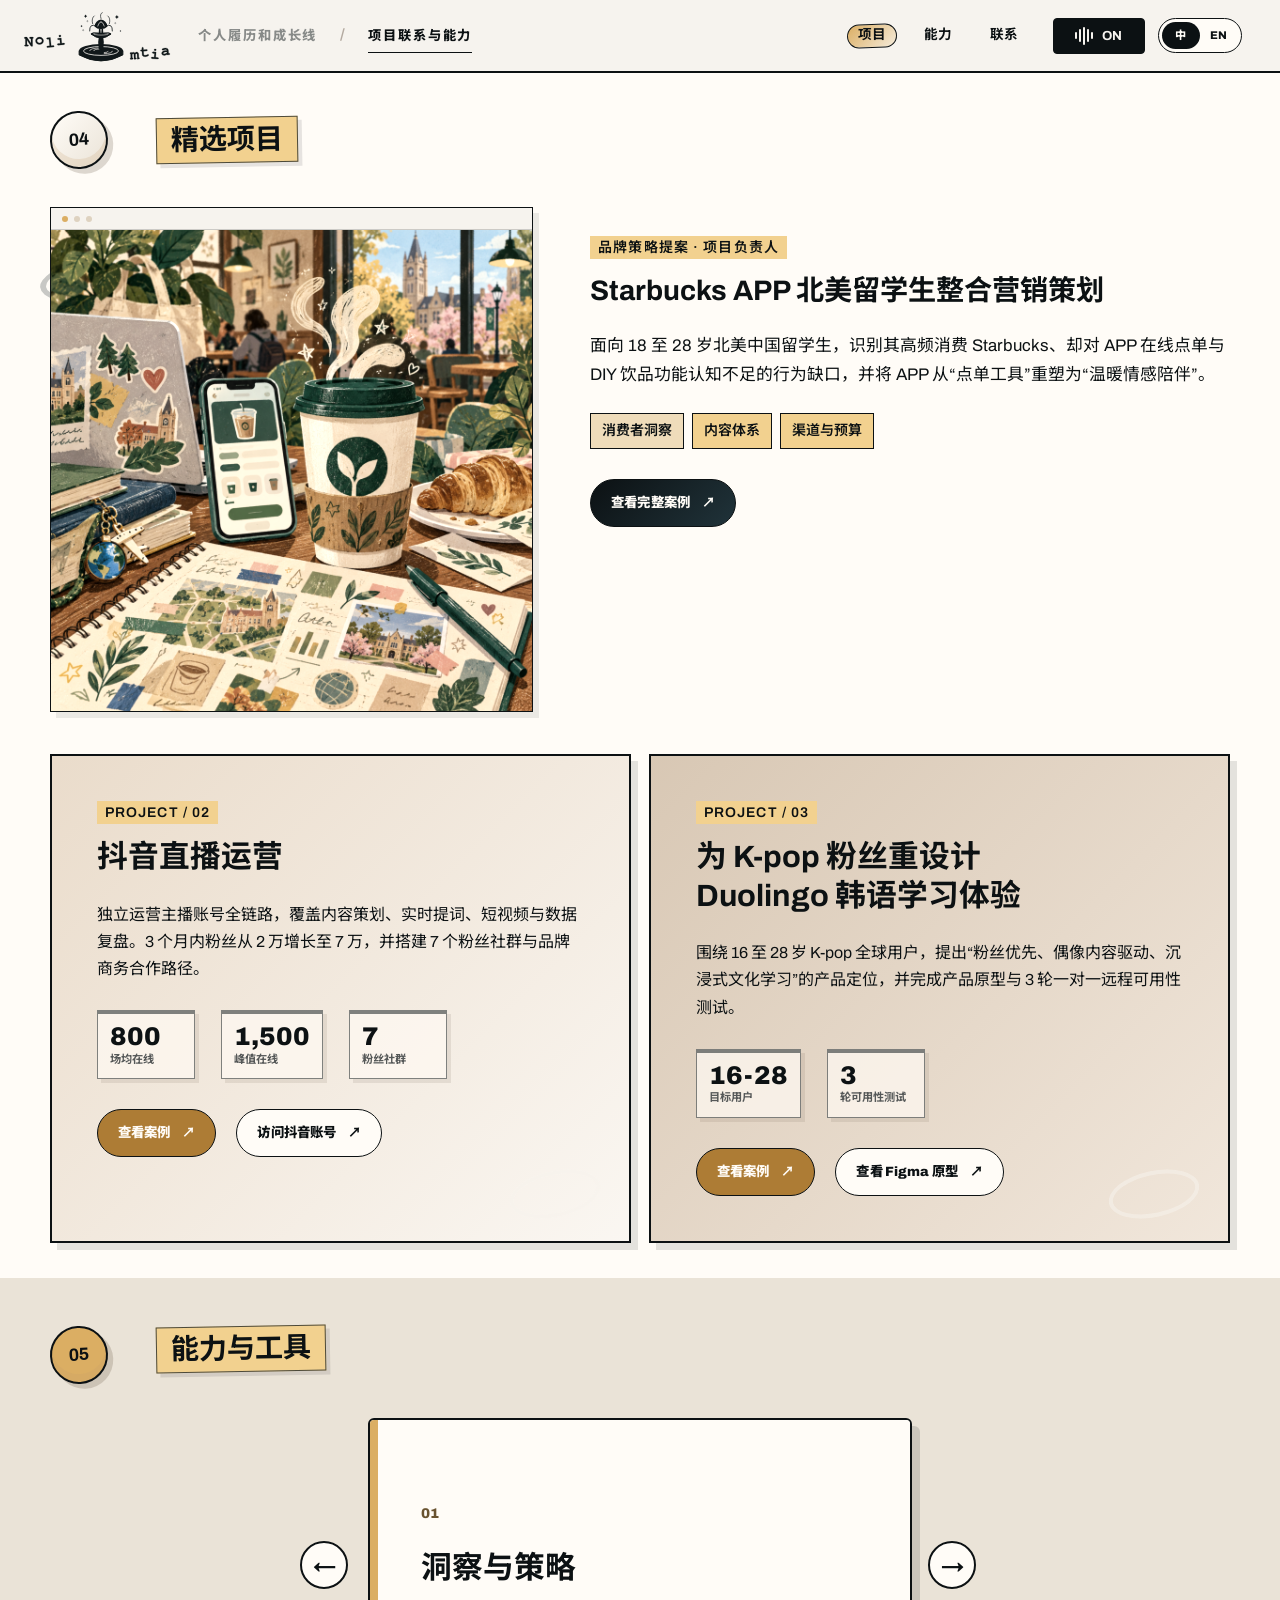
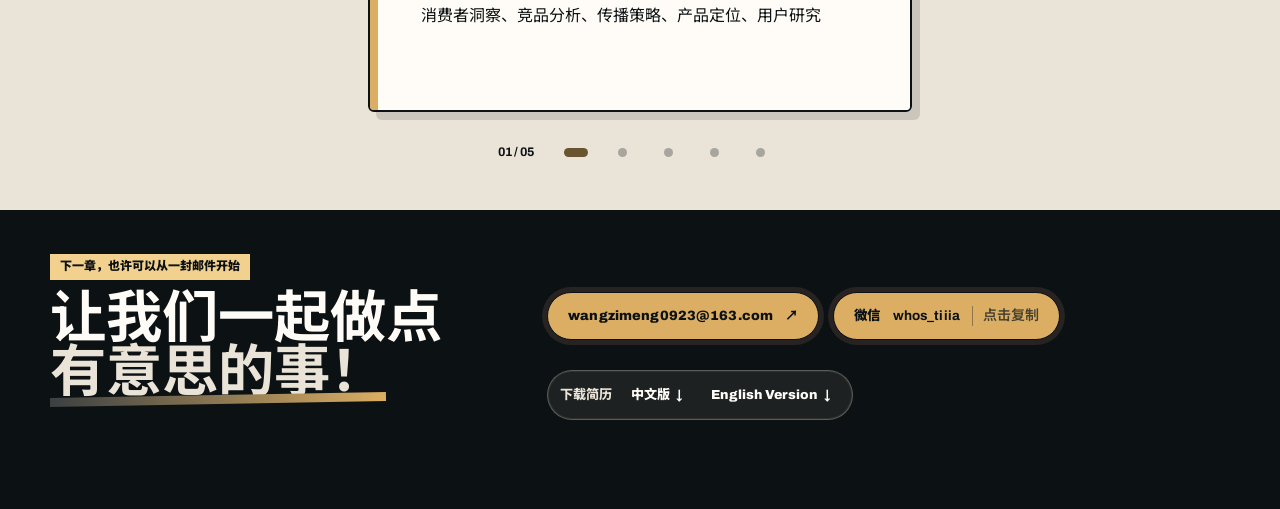
<file: work.html>
<!doctype html>
<html lang="zh-CN">
  <head>
    <meta charset="UTF-8">
    <meta name="viewport" content="width=device-width, initial-scale=1.0">
    <meta
      name="description"
      content="王梓萌的个人履历网站，聚焦品牌传播、内容营销与产品运营。"
    >
    <meta name="theme-color" content="#f5f1e8">
    <title>王梓萌 | Content, Brand &amp; Product Operations</title>
    <link rel="icon" href="assets/favicon.svg" type="image/svg+xml">
    <link rel="stylesheet" href="styles.css?v=layout-polish-final-20261005">
    <noscript>
      <style>
        .reveal {
          opacity: 1;
          transform: none;
        }
      </style>
    </noscript>
  </head>
  <body class="content-page work-page">
    <a class="skip-link" href="#main-content" data-zh="跳到主要内容" data-en="Skip to content">
      跳到主要内容
    </a>
    <div class="scroll-progress" aria-hidden="true"><span></span></div>
    <aside class="timeline-dock" aria-label="Resume timeline">
      <div class="timeline-dock-track" aria-hidden="true">
        <span data-timeline-fill></span>
      </div>
      <div class="timeline-dock-current" aria-live="polite">
        <span data-zh="当前章节" data-en="Now viewing">当前章节</span>
        <strong data-timeline-current>主界面</strong>
      </div>
      <nav class="timeline-dock-nav" aria-label="Timeline navigation">
        <a
          href="#chapter-gate"
          data-timeline-link
          data-timeline-zh="主界面"
          data-timeline-en="Start"
          aria-label="主界面"
        >
          <span class="timeline-node-index">00</span>
          <span class="timeline-node-dot"></span>
          <span class="timeline-node-label" data-zh="主界面" data-en="Start">主界面</span>
        </a>
        <a
          href="#chapter-gate"
          data-timeline-link
          data-timeline-zh="章节入口"
          data-timeline-en="Start"
          aria-label="章节入口"
        >
          <span class="timeline-node-index">01</span>
          <span class="timeline-node-dot"></span>
          <span class="timeline-node-label" data-zh="入口" data-en="Start">入口</span>
        </a>
        <a
          href="#profile"
          data-timeline-link
          data-timeline-zh="个人履历"
          data-timeline-en="Profile"
          aria-label="个人履历"
        >
          <span class="timeline-node-index">02</span>
          <span class="timeline-node-dot"></span>
          <span class="timeline-node-label" data-zh="履历" data-en="Profile">履历</span>
        </a>
        <a
          href="#about"
          data-timeline-link
          data-timeline-zh="关于我"
          data-timeline-en="About"
          aria-label="关于我"
        >
          <span class="timeline-node-index">03</span>
          <span class="timeline-node-dot"></span>
          <span class="timeline-node-label" data-zh="关于我" data-en="About me">关于我</span>
        </a>
        <a
          href="#education"
          data-timeline-link
          data-timeline-zh="教育经历"
          data-timeline-en="Education"
          aria-label="教育经历"
        >
          <span class="timeline-node-index">04</span>
          <span class="timeline-node-dot"></span>
          <span class="timeline-node-label" data-zh="教育" data-en="Education">教育</span>
        </a>
        <a
          href="#experience"
          data-timeline-link
          data-timeline-zh="工作经历"
          data-timeline-en="Experience"
          aria-label="工作经历"
        >
          <span class="timeline-node-index">05</span>
          <span class="timeline-node-dot"></span>
          <span class="timeline-node-label" data-zh="经历" data-en="Experience">经历</span>
        </a>
        <a
          href="#projects"
          data-timeline-link
          data-timeline-zh="精选项目"
          data-timeline-en="Projects"
          aria-label="精选项目"
        >
          <span class="timeline-node-index">06</span>
          <span class="timeline-node-dot"></span>
          <span class="timeline-node-label" data-zh="项目" data-en="Projects">项目</span>
        </a>
        <a
          href="#skills"
          data-timeline-link
          data-timeline-zh="能力地图"
          data-timeline-en="Skills"
          aria-label="能力地图"
        >
          <span class="timeline-node-index">07</span>
          <span class="timeline-node-dot"></span>
          <span class="timeline-node-label" data-zh="能力" data-en="Skills">能力</span>
        </a>
        <a
          href="#contact"
          data-timeline-link
          data-timeline-zh="联系"
          data-timeline-en="Contact"
          aria-label="联系"
        >
          <span class="timeline-node-index">08</span>
          <span class="timeline-node-dot"></span>
          <span class="timeline-node-label" data-zh="联系" data-en="Contact">联系</span>
        </a>
      </nav>
    </aside>

    <header class="site-header" id="top">
      <a class="home-link" href="index.html" aria-label="主界面 Home">
        <img src="assets/nolimtia-logo.svg?v=4" alt="" aria-hidden="true">
      </a>
      <nav class="chapter-line-nav" aria-label="Chapter navigation">
        <a href="story.html" data-zh="个人履历和成长线" data-en="Profile &amp; growth">
          <span>01</span>个人履历和成长线
        </a>
        <span class="chapter-line-divider" aria-hidden="true">/</span>
        <a class="is-current" href="work.html" data-zh="项目联系与能力" data-en="Projects &amp; skills">
          <span>02</span>项目联系与能力
        </a>
      </nav>
      <nav class="desktop-nav" aria-label="Main navigation">
        <a href="#projects" data-zh="项目" data-en="Projects">项目</a>
        <a href="#skills" data-zh="能力" data-en="Skills">能力</a>
        <a href="#contact" data-zh="联系" data-en="Contact">联系</a>
      </nav>

      <div class="header-actions">
        <button class="music-toggle" type="button" aria-label="关闭背景音乐" aria-pressed="true" title="关闭背景音乐">
          <span class="music-toggle-icon" aria-hidden="true"><i></i><i></i><i></i><i></i><i></i></span>
          <span class="music-toggle-state">ON</span>
        </button>
        <div class="language-toggle" aria-label="Language selector">
          <button type="button" class="is-active" data-language="zh">中</button>
          <button type="button" data-language="en">EN</button>
        </div>
        <button
          class="menu-toggle"
          type="button"
          aria-expanded="false"
          aria-controls="mobile-navigation"
          aria-label="Open menu"
        >
          <span></span>
          <span></span>
        </button>
      </div>
    </header>

    <nav class="mobile-nav" id="mobile-navigation" aria-label="Mobile navigation">
      <a class="mobile-home-logo" href="index.html" aria-label="主界面 Home">
        <img src="assets/nolimtia-logo.svg?v=4" alt="" aria-hidden="true">
      </a>
      <a href="#projects" data-zh="项目" data-en="Projects">项目</a>
      <a href="#skills" data-zh="能力与工具" data-en="Skills">能力与工具</a>
      <a href="#contact" data-zh="联系" data-en="Contact">联系</a>
    </nav>

    <main id="main-content">
      <section class="chapter-gate" id="chapter-gate" aria-label="Resume paths">
        <div class="gate-orbits" aria-hidden="true">
          <span></span>
          <span></span>
          <span></span>
        </div>
        <div class="gate-shell">
          <div class="gate-intro reveal">
            <p class="gate-kicker" data-zh="从这里开始" data-en="Start here">从这里开始</p>
            <h2 data-zh="走入我的世界，探索我的轨迹" data-en="Step into my world and trace my journey.">
              走入我的世界，探索我的轨迹
            </h2>
          </div>

          <div class="gate-paths reveal">
            <a class="gate-card gate-card-story" href="story.html" data-cursor-card>
              <span class="gate-card-index">01</span>
              <span class="gate-card-type" data-zh="故事路径" data-en="Story route">故事路径</span>
              <strong data-zh="个人履历与成长线" data-en="Profile, education, experience">个人履历与成长线</strong>
              <small data-zh="从自我介绍、教育背景到实习经历的职业叙事。" data-en="Read the profile, education, and experience as a focused career story.">
                从自我介绍、教育背景到实习经历的职业叙事。
              </small>
              <span class="gate-card-action" data-zh="进入故事" data-en="Enter story">进入故事</span>
            </a>

            <a class="gate-card gate-card-work" href="work.html" data-cursor-card>
              <span class="gate-card-index">02</span>
              <span class="gate-card-type" data-zh="项目和能力路径" data-en="Projects and capability pathways">项目和能力路径</span>
              <strong data-zh="项目、能力与联系" data-en="Projects, skills, contact">项目、能力与联系</strong>
              <small data-zh="快速看 Starbucks、抖音等项目经历，以及可直接联系的行动入口。" data-en="Jump into project cases, skill signals, and direct contact actions.">
                快速看 Starbucks、抖音等项目经历，以及可直接联系的行动入口。
              </small>
              <span class="gate-card-action" data-zh="查看项目经历" data-en="View project experience">查看项目经历</span>
            </a>
          </div>
        </div>
      </section>

      <section class="hero profile-hero" id="profile">
        <div class="hero-copy reveal">
          <p class="eyebrow">
            <span class="eyebrow-dot"></span>
            <span data-zh="个人履历" data-en="Personal folio">个人履历</span>
          </p>
          <h1 data-zh="王梓萌" data-en="Tia Wang">王梓萌</h1>
          <p class="hero-role">
            <span data-zh="市场营销×内容×品牌×产品运营" data-en="Marketing × Content × Brand × Product Operations">
              市场营销×内容×品牌×产品运营
            </span>
          </p>
          <p class="hero-intro"
            data-zh="数字媒体传播硕士，擅长把用户洞察转译成内容策略、品牌传播与可执行的产品运营方案。"
            data-en="A Digital Media &amp; Communication master’s student turning audience insight into content strategy, brand communication, and product operations."
          >
            数字媒体传播硕士，擅长把用户洞察转译成内容策略、品牌传播与可执行的产品运营方案。
          </p>
          <p class="hero-availability"
            data-zh="意向岗位：运营 / 市场 / 品牌 / 产品营销"
            data-en="Target roles: Operations / Marketing / Brand / Product Marketing"
          >
            意向岗位：运营 / 市场 / 品牌 / 产品营销
          </p>
          <div class="hero-actions">
            <a class="button button-primary" href="#experience">
              <span data-zh="查看经历" data-en="Explore my work">查看经历</span>
              <span aria-hidden="true">↓</span>
            </a>
            <a class="button button-outline" href="assets/tia-resume-cn.pdf" data-language-resume download>
              <span data-zh="下载简历" data-en="Download CV">下载简历</span>
              <span aria-hidden="true">↗</span>
            </a>
            <button class="button button-outline hero-email-action" type="button" data-copy-send-email>
              <span data-zh="复制并发送邮件" data-en="Copy &amp; send email">复制并发送邮件</span>
              <span aria-hidden="true">↗</span>
            </button>
          </div>
          <p class="hero-cities">
            <span class="cities-label" data-zh="意向城市" data-en="Cities">意向城市</span>
            <span data-zh="上海 · 北京 · 深圳 · 天津 · 杭州 · 成都 · 广州" data-en="Shanghai · Beijing · Shenzhen · Tianjin · Hangzhou · Chengdu · Guangzhou">上海 · 北京 · 深圳 · 天津 · 杭州 · 成都 · 广州</span>
          </p>
        </div>

        <figure
          class="portrait-collage reveal"
          aria-label="Portrait of Tia Wang"
          role="link"
          tabindex="0"
          data-jump-target="#about"
        >
          <span class="collage-shape collage-shape-blue" aria-hidden="true"></span>
          <span class="collage-shape collage-shape-yellow" aria-hidden="true"></span>
          <span class="collage-shape collage-shape-coral" aria-hidden="true"></span>
          <span class="collage-scribble" aria-hidden="true">Hey there, I'm Tia Wang</span>
          <div class="portrait-frame">
            <img
              src="assets/tia-portrait-latest.jpg"
              alt="王梓萌"
              width="1498"
              height="2400"
            >
            <span class="photo-tape photo-tape-left" aria-hidden="true"></span>
            <span class="photo-tape photo-tape-right" aria-hidden="true"></span>
          </div>
          <figcaption class="portrait-sticker">
            <span data-zh="爱生活，爱观察，也是能把想法落地的实干家" data-en="A curious observer and hands-on builder, driven to turn ideas into real-world impact.">
              爱生活，爱观察，也是能把想法落地的实干家
            </span>
          </figcaption>
        </figure>

      </section>

      <section class="about-section" id="about">
        <div class="section-shell">
          <header class="section-heading reveal">
            <span class="section-number">01</span>
            <div>
              <p class="section-kicker" data-zh="关于我" data-en="About me">关于我</p>
              <h2 data-zh="读懂数据背后的需求，用内容让策略精准抵达人心" data-en="Uncover the needs behind the data, and use content to make strategy reach—and resonate with—the right people.">
                读懂数据背后的需求，用内容让策略精准抵达人心
              </h2>
            </div>
          </header>

          <div class="about-grid">
            <div class="about-copy reveal">
              <p
                data-zh="Hey, 你好！我是王梓萌，目前在华盛顿大学攻读数字媒体传播硕士。我的经历跨越品牌传播、社交媒体、内容运营和产品运营，但一直围绕同一件事：从用户和研究中找到真正值得表达的核心和策略，再把它落到内容、渠道与执行路径上，实现精准的资源匹配和有效传播。"
                data-en="Hey, I’m Tia Wang, currently pursuing a Master’s degree in Digital Media Communication at the University of Washington. My experience spans brand communications, social media, content operations, and product operations, all centered around one core focus: uncovering the insights and strategies that matter most through user understanding and research, then translating them into effective content, channel, and execution plans that connect the right resources with the right audiences."
              >
                Hey, 你好！我是王梓萌，目前在华盛顿大学攻读数字媒体传播硕士。我的经历跨越品牌传播、社交媒体、内容运营和产品运营，但一直围绕同一件事：从用户和研究中找到真正值得表达的核心和策略，再把它落到内容、渠道与执行路径上，实现精准的资源匹配和有效传播。
              </p>
              <p
                data-zh="我享受跨文化语境下的沟通，也重视数据复盘。审美敏锐、内容驱动，能够快速学习，并推动不同团队把想法变成可以落地的项目。"
                data-en="I enjoy communicating across cultures and care deeply about learning from data. I’m visually sensitive, content-driven, a fast learner, and able to bring different teams together to turn ideas into work that ships."
              >
                我享受跨文化语境下的沟通，也重视数据复盘。审美敏锐、内容驱动，能够快速学习，并推动不同团队把想法变成可以落地的项目。
              </p>
            </div>

            <aside class="about-note reveal">
              <span class="note-pin" aria-hidden="true"></span>
              <p data-zh="“让策略有效，让表达共鸣。”" data-en="“Make it strategic. Make it resonate.”">
                “让策略有效，让表达共鸣。”
              </p>
              <span class="note-signature">Tia</span>
            </aside>
          </div>

          <div class="about-tags reveal" aria-label="Strengths">
            <span data-zh="消费者洞察" data-en="Consumer insight">消费者洞察</span>
            <span data-zh="跨文化沟通" data-en="Cross-cultural communication">跨文化沟通</span>
            <span data-zh="内容策略" data-en="Content strategy">内容策略</span>
            <span data-zh="数据复盘" data-en="Performance analysis">数据复盘</span>
            <span data-zh="快速学习" data-en="Fast learning">快速学习</span>
          </div>
        </div>
      </section>

      <section class="education-section" id="education">
        <div class="section-shell">
          <header class="section-heading reveal">
            <span class="section-number">02</span>
            <div>
              <p class="section-kicker" data-zh="教育与校园经历" data-en="Education &amp; campus">教育与校园经历</p>
              <h2 data-zh="我的校园成长轨迹" data-en="My Campus Journey.">
                我的校园成长轨迹
              </h2>
            </div>
          </header>

          <div class="education-layout">
            <article class="education-item reveal">
              <figure class="education-photo">
                <img src="assets/uw-campus.jpg" alt="University of Washington campus" loading="lazy">
              </figure>
              <div class="education-copy">
                <time datetime="2025-09">2025.09 - 2027.03</time>
                <p class="education-place">University of Washington · Seattle</p>
                <h3 data-zh="数字媒体传播 · 硕士" data-en="M.A. in Digital Media &amp; Communication">数字媒体传播 · 硕士</h3>
                <p data-zh="核心课程：社交媒体传播与战略、用户界面与视觉设计、法律、数据与隐私、视频叙事基础" data-en="Core modules: Social Media Communication &amp; Strategy, UIUX/Visual Design, Law, Data &amp; Privacy, Fundamentals of Video Storytelling">
                  核心课程：社交媒体传播与战略、用户界面与视觉设计、法律、数据与隐私、视频叙事基础
                </p>
              </div>
            </article>

            <article class="education-item reveal">
              <figure class="education-photo">
                <img src="assets/sydney-campus.jpg" alt="The University of Sydney campus" loading="lazy">
              </figure>
              <div class="education-copy">
                <time datetime="2021-07">2021.07 - 2024.12</time>
                <p class="education-place">The University of Sydney · Sydney</p>
                <h3 data-zh="数字文化 &amp; 视觉艺术 · 文学学士" data-en="Bachelor of Arts in Digital Culture &amp; Visual Arts">数字文化 &amp; 视觉艺术 · 文学学士</h3>
                <p data-zh="核心课程：市场营销原理、数字媒体、视觉艺术基础、经济统计学、计量经济学、微观经济学、互联网变革" data-en="Core modules: Marketing Principles, Digital Media, Foundations of Visual Arts, Statistics for Economics, Econometrics, Microeconomics, Internet Transformation">
                  核心课程：市场营销原理、数字媒体、视觉艺术基础、经济统计学、计量经济学、微观经济学、互联网变革
                </p>
              </div>
            </article>
          </div>

          <article class="campus-story reveal">
            <div class="campus-story-title">
              <p class="project-type">CAMPUS / 01</p>
              <h3>SRC · University of Sydney</h3>
              <p data-zh="学生代表委员会常任专员" data-en="Standing Committee Member">学生代表委员会常任专员</p>
            </div>
            <div class="campus-story-copy">
              <p
                data-zh="经民主投票当选，代表留学生参与学生会事务决策，审批各学生部门活动预算与资源调配；主导校园传播策略，统筹媒体对接、文案撰写和海报设计。"
                data-en="Elected to represent international students in student union decisions, reviewing event budgets and resource allocation. Led campus communications across media relations, copywriting, and poster design."
              >
                经民主投票当选，代表留学生参与学生会事务决策，审批各学生部门活动预算与资源调配；主导校园传播策略，统筹媒体对接、文案撰写和海报设计。
              </p>
              <div class="campus-metrics">
                <span><strong>20+</strong> <small data-zh="学生申诉" data-en="Student cases">学生申诉</small></span>
                <span><strong>3</strong> <small data-zh="留学生社群" data-en="Communities">留学生社群</small></span>
                <span><strong>500</strong> <small data-zh="覆盖社群成员" data-en="Community members">覆盖社群成员</small></span>
              </div>
            </div>
          </article>
        </div>
      </section>

      <section class="experience-section" id="experience">
        <div class="section-shell">
          <header class="section-heading reveal">
            <span class="section-number">03</span>
            <div>
              <p class="section-kicker" data-zh="工作与实习" data-en="Experience">工作与实习</p>
              <h2 data-zh="让创意落地，让结果可见" data-en="Turning creative ideas into visible results">
                让创意落地，让结果可见
              </h2>
            </div>
          </header>

          <div class="chapter-list">
            <article class="chapter chapter-red reveal">
              <div class="chapter-meta">
                <span class="chapter-index">01</span>
                <time datetime="2026-07">2026.07 - 2026.09</time>
                <span>Beijing</span>
              </div>
              <div class="chapter-main">
                <div class="chapter-title-row">
                  <div>
                    <p class="chapter-company">ByteDance · TikTok Live</p>
                    <h3 data-zh="产品运营实习生" data-en="Product Operations Intern">产品运营实习生</h3>
                  </div>
                  <span class="chapter-badge" data-zh="AI × 直播策略&amp;产品运营" data-en="AI × Live strategy &amp; products Ops">AI × 直播策略&amp;产品运营</span>
                </div>
                <p class="chapter-summary"
                  data-zh="参与 TikTok Live 海外 ToB 端直播产品运营，服务公会经纪人与中腰部、尾部主播成长，负责 AI 辅助直播工具的功能验证、本地化、试点运营与迭代。"
                  data-en="Supported overseas B2B product operations for TikTok Live, focusing on agency partners and emerging creators, with ownership across validation, localization, pilot operations, and iteration of AI-assisted livestream tools."
                >
                  参与 TikTok Live 海外 ToB 端直播产品运营，服务公会经纪人与中腰部、尾部主播成长，负责 AI 辅助直播工具的功能验证、本地化、试点运营与迭代。
                </p>
                <div class="chapter-details">
                  <section>
                    <h4 data-zh="智能提词" data-en="AI smart prompter">智能提词</h4>
                    <p
                      data-zh="结合 ASR、评论、打赏和粉丝团行为信号分析话题触发与下发效果，推动话题库从固定文案扩展为基于 TikTok 热度 Top 50 与事件导向的动态来源。试点阶段采纳率由约 30% 提升至约 50%。"
                      data-en="Analyzed ASR, comments, gifts, and fan-group signals to improve topic triggers and delivery. Expanded the prompt library from fixed scripts to trending TikTok hashtags and event-driven topics, lifting adoption from about 30% to 50% during the pilot."
                    >
                      结合 ASR、评论、打赏和粉丝团行为信号分析话题触发与下发效果，推动话题库从固定文案扩展为基于 TikTok 热度 Top 50 与事件导向的动态来源。试点阶段采纳率由约 30% 提升至约 50%。
                    </p>
                  </section>
                  <section>
                    <h4 data-zh="本地化适配" data-en="Localization">本地化适配</h4>
                    <p
                      data-zh="针对 MENA 等市场中中文模板直译带来的语义偏差和字符超限，联动当地 POC 校准多语言话术，沉淀更新流程，并推动提词器容量由 50 字符扩展至 125 字符。"
                      data-en="Worked with local POCs to refine multilingual scripts for MENA and other markets, documenting the update workflow and increasing prompter capacity from 50 to 125 characters."
                    >
                      针对 MENA 等市场中中文模板直译带来的语义偏差和字符超限，联动当地 POC 校准多语言话术，沉淀更新流程，并推动提词器容量由 50 字符扩展至 125 字符。
                    </p>
                  </section>
                  <section>
                    <h4 data-zh="AI 直播复盘" data-en="AI livestream reports">AI 直播复盘</h4>
                    <p
                      data-zh="参与 AI 直播复盘报告从 0 到 1 的试点验证，产出上百份 HTML 报告，覆盖中东 12 家及东南亚 2 家公会；通过访谈和表格反馈归纳语言、内容识别、结构及视频切片问题，支持 prompt 与报告模块迭代。"
                      data-en="Supported the 0-to-1 pilot of AI-generated livestream reports and produced 100+ HTML reports for 12 MENA and 2 Southeast Asian agencies. Agency interviews and feedback informed prompt, content-recognition, structure, and video-clip improvements."
                    >
                      参与 AI 直播复盘报告从 0 到 1 的试点验证，产出上百份 HTML 报告，覆盖中东 12 家及东南亚 2 家公会；通过访谈和表格反馈归纳语言、内容识别、结构及视频切片问题，支持 prompt 与报告模块迭代。
                    </p>
                  </section>
                </div>
                <div class="chapter-footer">
                  <div class="metric-strip">
                    <span><strong>30% → 50%</strong> <small data-zh="话题采纳率" data-en="Topic adoption">话题采纳率</small></span>
                    <span><strong>50 → 125</strong> <small data-zh="提词字符容量" data-en="Prompt characters">提词字符容量</small></span>
                    <span><strong>100+</strong> <small data-zh="复盘报告" data-en="Reports">复盘报告</small></span>
                  </div>
                </div>
              </div>
            </article>

            <article class="chapter chapter-yellow reveal">
              <div class="chapter-meta">
                <span class="chapter-index">02</span>
                <time datetime="2025-02">2025.02 - 2025.08</time>
                <span>Beijing</span>
              </div>
              <div class="chapter-main">
                <div class="chapter-title-row">
                  <div>
                    <p class="chapter-company">MSL · Publicis Groupe</p>
                    <h3 data-zh="品牌传播 PR 实习生 · 医疗器械组" data-en="PR Intern · Medical Devices Team">品牌传播 PR 实习生 · 医疗器械组</h3>
                  </div>
                  <span class="chapter-badge" data-zh="整合营销" data-en="Integrated Comms">整合营销</span>
                </div>
                <p class="chapter-summary"
                  data-zh="参与医疗器械行业品牌的传播与患者教育 Campaign，服务赛诺菲、信达生物、强生 MENTOR、爱尔康和沙特旅游局等项目，覆盖策略支持、内容执行与全渠道传播落地。"
                  data-en="Supported integrated communications and patient-education campaigns for Sanofi, Innovent Biologics, Johnson &amp; Johnson MENTOR, Alcon, and the Saudi Tourism Authority, spanning strategy, content development, and omnichannel execution."
                >
                  参与医疗器械行业品牌的传播与患者教育 Campaign，服务赛诺菲、信达生物、强生 MENTOR、爱尔康和沙特旅游局等项目，覆盖策略支持、内容执行与全渠道传播落地。
                </p>
                <div class="chapter-details">
                  <section>
                    <h4 data-zh="赛诺菲 318 爱肝日" data-en="Sanofi Liver Care Campaign">赛诺菲 318 爱肝日</h4>
                    <p
                      data-zh="从客户调研中提炼“脂肪肝疾病认知缺失”的洞察，参与制定患者教育策略，策划易善复与南方周末《小心肝 大健康》中英双语微纪录片；协调纪录片拍摄、内容审核、9 位小宇宙博主合作，并支持人民日报健康客户端直播。"
                      data-en="Identified the core insight around low public awareness of fatty liver disease, supported patient-education strategy, and contributed to a bilingual documentary with Southern Weekly. Coordinated production, reviews, nine podcast creator partnerships, and a People’s Daily Health livestream."
                    >
                      从客户调研中提炼“脂肪肝疾病认知缺失”的洞察，参与制定患者教育策略，策划易善复与南方周末《小心肝 大健康》中英双语微纪录片；协调纪录片拍摄、内容审核、9 位小宇宙博主合作，并支持人民日报健康客户端直播。
                    </p>
                  </section>
                  <section>
                    <h4 data-zh="新品上市传播" data-en="Product launches">新品上市传播</h4>
                    <p
                      data-zh="参与信达生物玛氏度肽核心卖点提炼、消费者语言转译与全渠道内容分发；支持强生 MENTOR 傲诺拉·炫彩新品新闻稿撰写及 2025 中国隆胸峰会现场执行。"
                      data-en="Supported messaging development, consumer-language translation, and omnichannel distribution for Innovent’s new product. For Johnson &amp; Johnson MENTOR, supported press materials and on-site execution at the 2025 China Breast Augmentation Summit."
                    >
                      参与信达生物玛氏度肽核心卖点提炼、消费者语言转译与全渠道内容分发；支持强生 MENTOR 傲诺拉·炫彩新品新闻稿撰写及 2025 中国隆胸峰会现场执行。
                    </p>
                  </section>
                  <section>
                    <h4 data-zh="报告与跨文化传播" data-en="Research and global comms">报告与跨文化传播</h4>
                    <p
                      data-zh="独立分析爱尔康 × Z 世代零售健康报告洞察，协同视觉团队优化长图推文并跟踪舆情；参与沙特旅游局“寻梦沙特”在华活动的中英双语媒体对接与现场执行。"
                      data-en="Analyzed Alcon’s Gen Z retail health report, collaborated on long-form visual content, and tracked media sentiment. Supported bilingual media relations and on-site execution for the Saudi Tourism Authority’s China campaign."
                    >
                      独立分析爱尔康 × Z 世代零售健康报告洞察，协同视觉团队优化长图推文并跟踪舆情；参与沙特旅游局“寻梦沙特”在华活动的中英双语媒体对接与现场执行。
                    </p>
                  </section>
                </div>
                <div class="metric-strip">
                  <span><strong data-zh="714万+" data-en="7.14 million">714万+</strong> <small data-zh="全网播放" data-en="Views">全网播放</small></span>
                  <span><strong data-zh="270万+" data-en="2.7 million">270万+</strong> <small data-zh="单场直播" data-en="Livestream views">单场直播</small></span>
                  <span><strong>4</strong> <small data-zh="行业奖项" data-en="Industry awards">行业奖项</small></span>
                </div>
              </div>
            </article>

            <article class="chapter chapter-blue reveal">
              <div class="chapter-meta">
                <span class="chapter-index">03</span>
                <time datetime="2024-12">2024.12 - 2025.02</time>
                <span>Beijing</span>
              </div>
              <div class="chapter-main">
                <div class="chapter-title-row">
                  <div>
                    <p class="chapter-company" data-zh="小红书" data-en="Rednotes">小红书</p>
                    <h3 data-zh="社交市场部内容运营实习生" data-en="Social Marketing Intern">社交市场部内容运营实习生</h3>
                  </div>
                  <span class="chapter-badge" data-zh="热点内容" data-en="Trend Content">热点内容</span>
                </div>
                <p class="chapter-summary"
                  data-zh="参与小红书春晚期间话题运营，服务《大家的春晚》与“TikTok 难民”两个重点项目，在直播实时性高、跨国流量突发的环境中完成话题策划、内容审核与数据追踪。"
                  data-en="Supported Spring Festival topic operations for Everyone’s Spring Festival and the “TikTok Refugees” trend, managing planning, moderation, and performance tracking in a real-time, high-volume environment."
                >
                  参与小红书春晚期间话题运营，服务《大家的春晚》与“TikTok 难民”两个重点项目，在直播实时性高、跨国流量突发的环境中完成话题策划、内容审核与数据追踪。
                </p>
                <div class="chapter-details">
                  <section>
                    <h4 data-zh="春晚话题运营" data-en="Spring Festival topics">春晚话题运营</h4>
                    <p
                      data-zh="负责创作者话题引导、图文与短视频初筛、投流文案标准梳理和修改反馈。直播当天按节目单追踪自然热度、策划延伸话题，协同完成 UGC / KOL 内容审核与合规排查，保障 7 小时直播的内容安全。"
                      data-en="Guided creators, reviewed posts and short videos, standardized paid-content copy, and gave revision feedback. During the live show, tracked organic momentum, developed follow-on topics, and supported UGC/KOL moderation across a seven-hour broadcast."
                    >
                      负责创作者话题引导、图文与短视频初筛、投流文案标准梳理和修改反馈。直播当天按节目单追踪自然热度、策划延伸话题，协同完成 UGC / KOL 内容审核与合规排查，保障 7 小时直播的内容安全。
                    </p>
                  </section>
                  <section>
                    <h4 data-zh="数据与跨文化运营" data-en="Data and cross-cultural operations">数据与跨文化运营</h4>
                    <p
                      data-zh="通过内部数据工具及 Excel 追踪话题热度并输出数据表，支持运营策略快速调整；在 TikTok 海外用户集中涌入期间，实时筛选审核跨语言、跨文化 UGC / KOL 内容并优化流量呈现。"
                      data-en="Used internal tools and Excel to track topic performance and support rapid strategy adjustments. During the overseas user influx, reviewed multilingual and cross-cultural UGC/KOL content and helped optimize traffic allocation."
                    >
                      通过内部数据工具及 Excel 追踪话题热度并输出数据表，支持运营策略快速调整；在 TikTok 海外用户集中涌入期间，实时筛选审核跨语言、跨文化 UGC / KOL 内容并优化流量呈现。
                    </p>
                  </section>
                </div>
                <div class="metric-strip">
                  <span><strong>590+</strong> <small data-zh="话题落地" data-en="Topic launches">话题落地</small></span>
                  <span><strong data-zh="14亿+" data-en="1.4 billion">14亿+</strong> <small data-zh="项目互动量" data-en="Interactions">项目互动量</small></span>
                </div>
              </div>
            </article>
          </div>
        </div>
      </section>

      <section class="projects-section" id="projects">
        <div class="section-shell">
          <header class="section-heading reveal">
            <span class="section-number">04</span>
            <div>
              <p class="section-kicker" data-zh="精选项目" data-en="Projects">精选项目</p>
            </div>
          </header>

          <article class="featured-project reveal">
            <div class="project-visual project-visual-starbucks" aria-hidden="true">
              <img
                src="assets/starbucks-naive-featured.png"
                alt=""
                width="4096"
                height="4096"
                loading="lazy"
              >
            </div>

            <div class="project-copy">
              <p class="project-type" data-zh="品牌策略提案 · 项目负责人" data-en="Brand strategy proposal · Project lead">
                品牌策略提案 · 项目负责人
              </p>
              <h3 data-zh="Starbucks APP 北美留学生整合营销策划" data-en="Starbucks APP Marketing Strategy for Chinese International Students">
                Starbucks APP 北美留学生整合营销策划
              </h3>
              <p
                data-zh="面向 18 至 28 岁北美中国留学生，识别其高频消费 Starbucks、却对 APP 在线点单与 DIY 饮品功能认知不足的行为缺口，并将 APP 从“点单工具”重塑为“温暖情感陪伴”。"
                data-en="For Chinese international students aged 18 to 28 in North America, I identified a gap between frequent Starbucks consumption and low awareness of app ordering and drink customization, then repositioned the app as a warm emotional companion."
              >
                面向 18 至 28 岁北美中国留学生，识别其高频消费 Starbucks、却对 APP 在线点单与 DIY 饮品功能认知不足的行为缺口，并将 APP 从“点单工具”重塑为“温暖情感陪伴”。
              </p>
              <div class="project-tags">
                <span data-zh="消费者洞察" data-en="Consumer insight">消费者洞察</span>
                <span data-zh="内容体系" data-en="Content system">内容体系</span>
                <span data-zh="渠道与预算" data-en="Channel &amp; budget">渠道与预算</span>
              </div>
              <div class="project-actions">
                <button class="button button-primary" type="button" data-open-dialog="starbucks-dialog">
                  <span data-zh="查看完整案例" data-en="View case study">查看完整案例</span>
                  <span aria-hidden="true">↗</span>
                </button>
              </div>
            </div>
          </article>

          <div class="project-grid">
            <article class="story-project story-project-green reveal">
              <p class="project-type">PROJECT / 02</p>
              <h3 data-zh="抖音直播运营" data-en="Douyin Livestream Operations">抖音直播运营</h3>
              <p
                data-zh="独立运营主播账号全链路，覆盖内容策划、实时提词、短视频与数据复盘。3 个月内粉丝从 2 万增长至 7 万，并搭建 7 个粉丝社群与品牌商务合作路径。"
                data-en="Led end-to-end creator operations across content planning, live prompting, short-form video, and performance analysis. Grew followers from 20K to 70K in three months and built seven fan communities plus brand partnership workflows."
              >
                独立运营主播账号全链路，覆盖内容策划、实时提词、短视频与数据复盘。3 个月内粉丝从 2 万增长至 7 万，并搭建 7 个粉丝社群与品牌商务合作路径。
              </p>
              <div class="story-numbers">
                <span><strong>800</strong> <small data-zh="场均在线" data-en="Avg. viewers">场均在线</small></span>
                <span><strong>1,500</strong> <small data-zh="峰值在线" data-en="Peak viewers">峰值在线</small></span>
                <span><strong>7</strong> <small data-zh="粉丝社群" data-en="Communities">粉丝社群</small></span>
              </div>
              <div class="project-actions">
                <button class="button button-dark" type="button" data-open-dialog="douyin-dialog">
                  <span data-zh="查看案例" data-en="View case">查看案例</span>
                  <span aria-hidden="true">↗</span>
                </button>
                <a
                  class="button button-outline"
                  href="https://v.douyin.com/Xjl5zFWXbNA/"
                  target="_blank"
                  rel="noopener noreferrer"
                >
                  <span data-zh="访问抖音账号" data-en="Visit Douyin">访问抖音账号</span>
                  <span aria-hidden="true">↗</span>
                </a>
              </div>
            </article>

            <article class="story-project story-project-pink reveal">
              <p class="project-type">PROJECT / 03</p>
              <h3 data-zh="为 K-pop 粉丝重设计 Duolingo 韩语学习体验" data-en="Redesigning Duolingo Korean Learning for K-pop Fans">
                为 K-pop 粉丝重设计 Duolingo 韩语学习体验
              </h3>
              <p
                data-zh="围绕 16 至 28 岁 K-pop 全球用户，提出“粉丝优先、偶像内容驱动、沉浸式文化学习”的产品定位，并完成产品原型与 3 轮一对一远程可用性测试。"
                data-en="For global K-pop fans aged 16 to 28, defined a fan-first, idol-driven, culturally immersive product direction and built a prototype validated through three rounds of remote one-to-one usability testing."
              >
                围绕 16 至 28 岁 K-pop 全球用户，提出“粉丝优先、偶像内容驱动、沉浸式文化学习”的产品定位，并完成产品原型与 3 轮一对一远程可用性测试。
              </p>
              <div class="story-numbers">
                <span><strong>16-28</strong> <small data-zh="目标用户" data-en="Target age">目标用户</small></span>
                <span><strong>3</strong> <small data-zh="轮可用性测试" data-en="Test rounds">轮可用性测试</small></span>
              </div>
              <div class="project-actions">
                <button class="button button-dark" type="button" data-open-dialog="duolingo-dialog">
                  <span data-zh="查看案例" data-en="View case">查看案例</span>
                  <span aria-hidden="true">↗</span>
                </button>
                <a
                  class="button button-outline"
                  href="https://www.figma.com/design/VzUCkEdf0CRMuUBTbE1hVF/Team-3-COMMLD-511-SP-26-Prototype?node-id=156-621"
                  target="_blank"
                  rel="noopener noreferrer"
                >
                  <span data-zh="查看 Figma 原型" data-en="View Figma prototype">查看 Figma 原型</span>
                  <span aria-hidden="true">↗</span>
                </a>
              </div>
            </article>
          </div>
        </div>
      </section>

      <section class="skills-section" id="skills">
        <div class="section-shell">
          <header class="section-heading section-heading-light reveal">
            <span class="section-number">05</span>
            <div>
              <p class="section-kicker" data-zh="能力与工具" data-en="Capabilities &amp; tools">能力与工具</p>
            </div>
          </header>

          <div class="skills-carousel" data-skills-carousel aria-roledescription="carousel" aria-label="能力与工具" tabindex="0">
            <div class="skills-carousel-stage">
              <button class="skills-carousel-arrow skills-carousel-prev" type="button" data-skills-prev aria-label="上一张能力卡片"><span aria-hidden="true">←</span></button>
              <div class="skills-carousel-viewport">
          <div class="skills-layout skills-carousel-track">
            <section class="skill-group reveal">
              <span class="skill-number">01</span>
              <h3 data-zh="洞察与策略" data-en="Insight &amp; strategy">洞察与策略</h3>
              <p data-zh="消费者洞察、竞品分析、传播策略、产品定位、用户研究" data-en="Consumer insight, competitor analysis, communications strategy, product positioning, user research">
                消费者洞察、竞品分析、传播策略、产品定位、用户研究
              </p>
            </section>
            <section class="skill-group reveal">
              <span class="skill-number">02</span>
              <h3 data-zh="品牌与内容" data-en="Brand &amp; content">品牌与内容</h3>
              <p data-zh="Campaign 策划、内容营销、达人合作、社媒运营、跨文化传播" data-en="Campaign planning, content marketing, creator partnerships, social operations, cross-cultural communications">
                Campaign 策划、内容营销、达人合作、社媒运营、跨文化传播
              </p>
            </section>
            <section class="skill-group reveal">
              <span class="skill-number">03</span>
              <h3 data-zh="产品与运营" data-en="Product &amp; operations">产品与运营</h3>
              <p data-zh="功能试点、本地化、用户反馈、数据复盘、流程沉淀、社群运营" data-en="Feature pilots, localization, user feedback, performance analysis, process design, community operations">
                功能试点、本地化、用户反馈、数据复盘、流程沉淀、社群运营
              </p>
            </section>
            <section class="skill-group reveal">
              <span class="skill-number">04</span>
              <h3 data-zh="工具与表达" data-en="Tools &amp; expression">工具与表达</h3>
              <p data-zh="Figma、Adobe Premiere Pro / Photoshop / InDesign、Excel、PowerPoint、SQL 基础、AI 工具" data-en="Figma, Adobe Premiere Pro / Photoshop / InDesign, Excel, PowerPoint, basic SQL, AI tools">
                Figma、Adobe Premiere Pro / Photoshop / InDesign、Excel、PowerPoint、SQL 基础、AI 工具
              </p>
            </section>
            <section class="skill-group skill-group-language reveal">
              <span class="skill-number">05</span>
              <h3 data-zh="语言" data-en="Languages">语言</h3>
              <p data-zh="中文母语 · 英语可作为工作语言，能够完成英文访谈、方案沟通、文案撰写与跨团队协作。" data-en="Mandarin Chinese (native) · Professional working proficiency in English for interviews, presentations, copywriting, and cross-functional collaboration.">中文母语 · 英语可作为工作语言，能够完成英文访谈、方案沟通、文案撰写与跨团队协作。</p>
            </section>
          </div>
              </div>
              <button class="skills-carousel-arrow skills-carousel-next" type="button" data-skills-next aria-label="下一张能力卡片"><span aria-hidden="true">→</span></button>
            </div>
            <div class="skills-carousel-footer">
              <span class="skills-carousel-count" data-skills-count aria-live="polite">01 / 05</span>
              <div class="skills-carousel-dots" data-skills-dots role="group" aria-label="选择能力卡片"></div>
            </div>
          </div>
        </div>
      </section>

      <section class="contact-section" id="contact">
        <div class="contact-shell">
          <p class="contact-kicker reveal" data-zh="下一章，也许可以从一封邮件开始" data-en="The next chapter could start with an email">
            下一章，也许可以从一封邮件开始
          </p>
          <h2 class="reveal">
            <span data-zh="让我们一起做点" data-en="Let’s turn good ideas into">让我们一起做点</span>
            <em data-zh="有意思的事！" data-en="moments people remember.">有意思的事！</em>
          </h2>
          <div class="contact-actions reveal">
            <a class="button button-light" href="mailto:wangzimeng0923@163.com" data-email-link data-copy-send-email>
              <span data-email-label>wangzimeng0923@163.com</span>
              <span aria-hidden="true">↗</span>
            </a>
            <button class="button button-light" type="button" data-copy-wechat>
              <span data-zh="微信" data-en="WeChat">微信</span>
              <strong>whos_tiiia</strong>
              <span class="copy-hint" data-zh="点击复制" data-en="Click to copy">点击复制</span>
            </button>
          </div>
          <div class="resume-downloads reveal">
            <span data-zh="下载简历" data-en="Resume">下载简历</span>
            <a href="assets/tia-resume-cn.pdf" download>
              <span data-zh="中文版" data-en="Chinese">中文版</span>
              <span aria-hidden="true">↓</span>
            </a>
            <a href="assets/tia-resume-en.pdf" download>
              <span data-zh="English Version" data-en="English Version">English Version</span>
              <span aria-hidden="true">↓</span>
            </a>
          </div>
        </div>
      </section>
    </main>

    <dialog class="project-dialog" id="starbucks-dialog">
      <div class="dialog-panel">
        <button class="dialog-close" type="button" data-close-dialog aria-label="Close">×</button>
        <div class="dialog-hero dialog-hero-starbucks">
          <p>FEATURED CASE / 01</p>
          <h2 data-zh="把 Starbucks APP 从点单工具，变成留学生活的温暖陪伴" data-en="From a mobile ordering tool to a warm companion for international student life">
            把 Starbucks APP 从点单工具，变成留学生活的温暖陪伴
          </h2>
          <span>$10,000 / 3 films / YouTube + Instagram</span>
        </div>
        <div class="dialog-content">
          <section class="dialog-summary">
            <div>
              <span data-zh="项目性质" data-en="Project type">项目性质</span>
              <strong data-zh="品牌策略提案" data-en="Brand strategy proposal">品牌策略提案</strong>
            </div>
            <div>
              <span data-zh="角色" data-en="Role">角色</span>
              <strong data-zh="项目负责人 · 独立完成" data-en="Project lead · Independent">项目负责人 · 独立完成</strong>
            </div>
            <div>
              <span data-zh="时间" data-en="Timeline">时间</span>
              <strong>2025.09 - Present</strong>
            </div>
          </section>

          <section class="dialog-step">
            <span class="dialog-step-number">01</span>
            <div>
              <h3 data-zh="问题与洞察" data-en="Problem &amp; insight">问题与洞察</h3>
              <p
                data-zh="北美中国留学生把 Starbucks 当作高频日常消费与熟悉的生活仪式，但许多人并不知道 APP 可以帮助在线点单、自定义饮品和分享礼品卡。小范围问卷与访谈进一步验证了“消费高频、功能认知低”的行为缺口。"
                data-en="Chinese international students in North America relied on Starbucks as a frequent daily ritual, yet many were unaware that the app supported mobile ordering, drink customization, and gift cards. Small-scale surveys and interviews validated this gap between high consumption and low feature awareness."
              >
                北美中国留学生把 Starbucks 当作高频日常消费与熟悉的生活仪式，但许多人并不知道 APP 可以帮助在线点单、自定义饮品和分享礼品卡。小范围问卷与访谈进一步验证了“消费高频、功能认知低”的行为缺口。
              </p>
            </div>
          </section>

          <section class="dialog-step">
            <span class="dialog-step-number">02</span>
            <div>
              <h3 data-zh="策略定位" data-en="Strategic positioning">策略定位</h3>
              <p
                data-zh="不只追求效率，更将 App 重新定义为一种温暖的情感陪伴：在高强度学习和陌生环境带来的孤独中，一杯熟悉的咖啡、一次便捷的点单，或一张可分享的电子礼品卡，都能成为连接人与人之间情感的纽带。"
                data-en="Beyond efficiency, the app is reimagined as a source of warm emotional companionship. Amid the loneliness of intensive study and unfamiliar surroundings, a familiar cup of coffee, a seamless ordering experience, or a shareable e-gift card can all become small but meaningful ways to connect people."
              >
                不只追求效率，更将 App 重新定义为一种温暖的情感陪伴：在高强度学习和陌生环境带来的孤独中，一杯熟悉的咖啡、一次便捷的点单，或一张可分享的电子礼品卡，都能成为连接人与人之间情感的纽带。
              </p>
              <blockquote data-zh="功能教育负责让人知道，趋势内容负责让人想试，情感叙事负责打造差异点让人记住。" data-en="Functional education helps people understand what it does. Trend-driven content makes them want to try it. Emotional storytelling creates differentiation—and makes it memorable.">
                功能教育负责让人知道，趋势内容负责让人想试，情感叙事负责打造差异点让人记住。
              </blockquote>
            </div>
          </section>

          <section class="dialog-step">
            <span class="dialog-step-number">03</span>
            <div>
              <h3 data-zh="内容系统" data-en="Content system">内容系统</h3>
              <div class="dialog-cards">
                <article>
                  <span>01</span>
                  <h4 data-zh="功能教育" data-en="Feature education">功能教育</h4>
                  <p data-zh="2 分钟 DIY 饮品教学，降低新用户对在线点单和自定义功能的理解门槛。" data-en="A two-minute drink customization guide that simplifies mobile ordering and personalization for new users.">
                    2 分钟 DIY 饮品教学，降低新用户对在线点单和自定义功能的理解门槛。
                  </p>
                </article>
                <article>
                  <span>02</span>
                  <h4 data-zh="趋势种草" data-en="Trend inspiration">趋势种草</h4>
                  <p data-zh="15 至 20 秒考试周“找回灵感”快闪视频，适配 Instagram Reels 的快速浏览习惯。" data-en="A 15 to 20 second exam-week inspiration reel designed for Instagram’s fast browsing behavior.">
                    15 至 20 秒考试周“找回灵感”快闪视频，适配 Instagram Reels 的快速浏览习惯。
                  </p>
                </article>
                <article>
                  <span>03</span>
                  <h4 data-zh="情感共鸣" data-en="Emotional resonance">情感共鸣</h4>
                  <p data-zh="2 至 3 分钟留学生生活纪录短片，用真实故事建立品牌温度和情感记忆。" data-en="A two-to-three-minute mini documentary telling real international-student stories to build warmth and emotional recall.">
                    2 至 3 分钟留学生生活纪录短片，用真实故事建立品牌温度和情感记忆。
                  </p>
                </article>
              </div>
            </div>
          </section>

          <section class="dialog-step">
            <span class="dialog-step-number">04</span>
            <div>
              <h3 data-zh="渠道与预算" data-en="Channels &amp; budget">渠道与预算</h3>
              <div class="budget-bars" aria-label="Budget allocation">
                <div>
                  <span data-zh="纪录短片" data-en="Mini documentary">纪录短片</span>
                  <i style="--value: 45%"></i>
                  <strong>$4,500</strong>
                </div>
                <div>
                  <span data-zh="趋势快闪" data-en="Promotional reel">趋势快闪</span>
                  <i style="--value: 22%"></i>
                  <strong>$2,200</strong>
                </div>
                <div>
                  <span data-zh="功能教学" data-en="Educational video">功能教学</span>
                  <i style="--value: 18%"></i>
                  <strong>$1,800</strong>
                </div>
              </div>
              <p
                data-zh="YouTube 承载长内容搜索与沉浸式叙事，Instagram 负责短内容扩散和即时互动，预算按内容目标而不是平均分配。"
                data-en="YouTube carried searchable long-form storytelling and immersion, while Instagram created fast distribution and interaction. The budget followed content objectives rather than an even split."
              >
                YouTube 承载长内容搜索与沉浸式叙事，Instagram 负责短内容扩散和即时互动，预算按内容目标而不是平均分配。
              </p>
            </div>
          </section>

          <section class="dialog-step">
            <span class="dialog-step-number">05</span>
            <div>
              <h3 data-zh="产出与反思" data-en="Output &amp; reflection">产出与反思</h3>
              <p
                data-zh="项目完成了 3 支视频拍摄和一份完整的英文策略提案，包括用户洞察、内容系统、平台策略与预算规划；核心价值在于展示从洞察到策略、创意和资源配置的完整推导能力。"
                data-en="The project delivered three video productions and a comprehensive English-language strategic proposal covering user insights, a content ecosystem, platform strategy, and budget planning. Its core value lies in demonstrating an end-to-end ability to translate insights into strategy, creative execution, and resource allocation."
              >
                项目完成了 3 支视频拍摄和一份完整的英文策略提案，包括用户洞察、内容系统、平台策略与预算规划；核心价值在于展示从洞察到策略、创意和资源配置的完整推导能力。
              </p>
            </div>
          </section>
        </div>
      </div>
    </dialog>

    <dialog class="project-dialog" id="douyin-dialog">
      <div class="dialog-panel">
        <button class="dialog-close" type="button" data-close-dialog aria-label="Close">×</button>
        <div class="dialog-hero dialog-hero-douyin">
          <p>CASE / 02</p>
          <h2 data-zh="从内容感知，到商业合作与社群沉淀" data-en="From content sense to commercial partnerships and community">
            从内容感知，到商业合作与社群沉淀
          </h2>
          <span>20K → 70K followers / 800 avg. viewers</span>
        </div>
        <div class="dialog-content">
          <section class="dialog-step">
            <span class="dialog-step-number">01</span>
            <div>
              <h3 data-zh="内容增长" data-en="Content growth">内容增长</h3>
              <p
                data-zh="独立负责主播账号的内容策划、实时提词、短视频选题、脚本、剪辑审核与发布优化。以完播率和互动表现为导向调整内容节奏，形成“内容触达、直播转化、社群沉淀、商业合作”的闭环。"
                data-en="Owned the creator account end to end: content planning, live prompting, video ideation, scripts, editing review, and publishing optimization. Used completion and engagement data to shape content pacing and build a loop across reach, livestream conversion, community, and partnerships."
              >
                独立负责主播账号的内容策划、实时提词、短视频选题、脚本、剪辑审核与发布优化。以完播率和互动表现为导向调整内容节奏，形成“内容触达、直播转化、社群沉淀、商业合作”的闭环。
              </p>
            </div>
          </section>
          <section class="dialog-step">
            <span class="dialog-step-number">02</span>
            <div>
              <h3 data-zh="商业与社群" data-en="Commerce &amp; community">商业与社群</h3>
              <p
                data-zh="负责品牌商务合作中的需求沟通、方案设计、报价协商和执行落地，验证创作者内容与品牌价值匹配的商业化路径；搭建并运营 7 个粉丝社群，其中 4 个千人社群和 3 个会员制社群，根据活跃度与付费意愿进行分层运营。"
                data-en="Managed brand partnership needs, proposals, pricing, and execution to validate creator-brand fit. Built and operated seven fan communities, including four 1,000+ member groups and three membership communities segmented by engagement and willingness to pay."
              >
                负责品牌商务合作中的需求沟通、方案设计、报价协商和执行落地，验证创作者内容与品牌价值匹配的商业化路径；搭建并运营 7 个粉丝社群，其中 4 个千人社群和 3 个会员制社群，根据活跃度与付费意愿进行分层运营。
              </p>
            </div>
          </section>
          <div class="dialog-link-row">
            <a class="button button-primary" href="https://v.douyin.com/Xjl5zFWXbNA/" target="_blank" rel="noopener noreferrer">
              <span data-zh="访问抖音账号" data-en="Visit Douyin">访问抖音账号</span>
              <span aria-hidden="true">↗</span>
            </a>
          </div>
        </div>
      </div>
    </dialog>

    <dialog class="project-dialog" id="duolingo-dialog">
      <div class="dialog-panel">
        <button class="dialog-close" type="button" data-close-dialog aria-label="Close">×</button>
        <div class="dialog-hero dialog-hero-duolingo">
          <p>CASE / 03</p>
          <h2 data-zh="让韩语学习围绕“粉丝真正想接近的世界”展开" data-en="Designing Korean learning around the world fans want to feel closer to">
            让韩语学习围绕“粉丝真正想接近的世界”展开
          </h2>
          <span>K-pop fans / prototype / 3 usability rounds</span>
        </div>
        <div class="dialog-content">
          <section class="dialog-step">
            <span class="dialog-step-number">01</span>
            <div>
              <h3 data-zh="用户洞察" data-en="Audience insight">用户洞察</h3>
              <p
                data-zh="基于 16 至 28 岁全球 K-pop 用户的背景与二手研究，提炼出“粉丝优先、偶像内容驱动、沉浸式文化学习”的理念，识别现有汉语学习平台缺少粉丝场景、内容与偶像文化脱节的核心痛点。"
                data-en="Based on secondary research into global K-pop fans aged 16–28, I identified a fan-first, idol-content-driven, and immersive cultural-learning opportunity. The research also revealed a key gap in existing Chinese-learning platforms: they lack fan-centered use cases and fail to connect language learning with idol culture."
              >
                基于 16 至 28 岁全球 K-pop 用户的背景与二手研究，提炼出“粉丝优先、偶像内容驱动、沉浸式文化学习”的理念，识别现有汉语学习平台缺少粉丝场景、内容与偶像文化脱节的核心痛点。
              </p>
            </div>
          </section>
          <section class="dialog-step">
            <span class="dialog-step-number">02</span>
            <div>
              <h3 data-zh="产品设计与验证" data-en="Product design &amp; validation">产品设计与验证</h3>
              <p
                data-zh="主导从用户需求到功能架构的原型搭建，围绕演唱会、粉丝见面会和歌词学习等真实场景设计学习路径。完成 3 轮一对一远程可用性测试，基于任务完成、导航路径和情绪反馈迭代方案。"
                data-en="Led prototype development and feature architecture around concerts, fan meetings, and lyric learning. Ran three rounds of remote one-to-one usability tests, iterating based on task completion, navigation, and emotional feedback."
              >
                主导从用户需求到功能架构的原型搭建，围绕演唱会、粉丝见面会和歌词学习等真实场景设计学习路径。完成 3 轮一对一远程可用性测试，基于任务完成、导航路径和情绪反馈迭代方案。
              </p>
            </div>
          </section>
          <div class="dialog-link-row">
            <a
              class="button button-primary"
              href="https://www.figma.com/design/VzUCkEdf0CRMuUBTbE1hVF/Team-3-COMMLD-511-SP-26-Prototype?node-id=156-621"
              target="_blank"
              rel="noopener noreferrer"
            >
              <span data-zh="查看 Figma 原型" data-en="View Figma prototype">查看 Figma 原型</span>
              <span aria-hidden="true">↗</span>
            </a>
          </div>
        </div>
      </div>
    </dialog>

    <div class="toast" role="status" aria-live="polite"></div>
    <script src="app.js?v=resume-language-20261005"></script>
  </body>
</html>
</file>
<file: styles.css>
@import url("https://fonts.googleapis.com/css2?family=Archivo:wght@400;500;600;700&family=Noto+Sans+SC:wght@400;500;600;700&family=Special+Elite&display=swap");

:root {
  --color-background: #f6f3ee;
  --color-card: #fffcf7;
  --color-text: #0c1113;
  --color-primary: #dbae63;
  --color-secondary: #3b4041;
  --paper: var(--color-background);
  --paper-deep: #eae3d7;
  --paper-warm: #ded2c0;
  --white: var(--color-card);
  --ink: var(--color-text);
  --muted: #555858;
  --red: var(--color-primary);
  --red-dark: #ad7c35;
  --blue: var(--color-secondary);
  --blue-dark: var(--color-text);
  --yellow: var(--color-primary);
  --yellow-soft: #efdcba;
  --tag-bg: #f2d18f;
  --tag-soft: #f8e9c9;
  --accent: var(--color-primary);
  --accent-dark: #695330;
  --accent-ink: var(--color-text);
  --accent-warm: #e7c78e;
  --pop-blue: var(--color-secondary);
  --pop-coral: var(--color-secondary);
  --pop-gold: var(--color-primary);
  --pop-rose: #efdcba;
  --pop-green: #d6d2c8;
  --surface: rgba(255, 252, 247, 0.9);
  --green: var(--color-secondary);
  --green-soft: #eae3d7;
  --pink: #efdcba;
  --pink-soft: #f5ebda;
  --crayon-blue: #c9c9c2;
  --crayon-coral: #dbae63;
  --crayon-lime: #ead8b5;
  --line: rgba(12, 17, 19, 0.18);
  --shadow: 8px 8px 0 rgba(12, 17, 19, 0.13);
  --shadow-strong: 12px 12px 0 rgba(12, 17, 19, 0.18);
  --globe-ocean-light: #ddd8cf;
  --globe-ocean-mid: #c8c4bb;
  --globe-ocean-deep: #aba9a2;
  --globe-land-light: #eacb94;
  --globe-land-mid: #dbae63;
  --globe-land-deep: #b98d4b;
  --photo-grade: sepia(0.14) saturate(0.78) contrast(1.03) brightness(1.02);
  --type-label: 0.75rem;
  --type-small: 0.875rem;
  --type-body: 1rem;
  --type-card: clamp(1.5rem, 2.4vw, 2rem);
  --type-section: clamp(1.4rem, 2.2vw, 1.8rem);
  --type-section-subtitle: clamp(1.1rem, 1.6vw, 1.4rem);
  --display: "Archivo", "Noto Sans SC", "PingFang SC", sans-serif;
  --body: "Archivo", "Noto Sans SC", "PingFang SC", sans-serif;
  --typewriter: "Special Elite", "Courier New", monospace;
  --ease-out: cubic-bezier(0.22, 1, 0.36, 1);
}

*,
*::before,
*::after {
  box-sizing: border-box;
}

html {
  scroll-behavior: smooth;
  scroll-padding-top: 86px;
}

body {
  margin: 0;
  color: var(--ink);
  background: var(--paper);
  font-family: var(--body);
  font-size: 16px;
  line-height: 1.65;
  letter-spacing: 0;
  overflow-x: hidden;
}

body::before {
  position: fixed;
  inset: 0;
  z-index: -1;
  pointer-events: none;
  content: "";
  opacity: 0.24;
  background-image:
    radial-gradient(rgba(15, 23, 26, 0.1) 0.55px, transparent 0.55px),
    radial-gradient(rgba(255, 255, 255, 0.9) 0.55px, transparent 0.55px);
  background-position: 0 0, 3px 3px;
  background-size: 7px 7px;
}

body::after {
  content: none;
}

body.menu-open {
  overflow: hidden;
}

.content-page {
  font-synthesis: none;
}

main {
  transition: opacity 220ms ease, transform 260ms var(--ease-out), filter 220ms ease;
}

body.is-leaving main {
  opacity: 0;
  filter: blur(6px);
  transform: translateY(14px);
}

@media (prefers-reduced-motion: no-preference) {
  main {
    animation: page-enter 460ms var(--ease-out) both;
  }

  @keyframes page-enter {
    from {
      opacity: 0;
      filter: blur(8px);
      transform: translateY(16px);
    }
    to {
      opacity: 1;
      filter: blur(0);
      transform: translateY(0);
    }
  }
}

img {
  display: block;
  max-width: 100%;
}

a {
  color: inherit;
}

button,
input,
textarea,
select {
  font: inherit;
}

button {
  color: inherit;
}

::selection {
  color: var(--white);
  background: var(--blue);
}

:focus-visible {
  outline: 3px solid var(--blue);
  outline-offset: 4px;
}

.skip-link {
  position: fixed;
  top: 10px;
  left: 10px;
  z-index: 999;
  padding: 10px 14px;
  color: var(--white);
  background: var(--ink);
  transform: translateY(-180%);
}

.skip-link:focus {
  transform: translateY(0);
}

.scroll-progress {
  position: fixed;
  top: 0;
  left: 0;
  z-index: 900;
  width: 100%;
  height: 5px;
  background: transparent;
}

.scroll-progress span {
  display: block;
  width: 0;
  height: 100%;
  background: linear-gradient(90deg, #91601d, #c58b35 52%, #efc875);
  transition: width 80ms linear;
}

.timeline-dock {
  position: fixed;
  right: clamp(18px, 4vw, 72px);
  bottom: 14px;
  left: clamp(18px, 4vw, 72px);
  z-index: 790;
  display: grid;
  grid-template-columns: auto minmax(0, 1fr);
  gap: 14px;
  align-items: end;
  padding: 0 0 12px;
  pointer-events: none;
  opacity: 0.74;
  transition: opacity 180ms ease, transform 180ms var(--ease-out);
}

.timeline-dock:hover,
.timeline-dock:focus-within {
  opacity: 1;
  transform: translateY(-2px);
}

.timeline-dock::before {
  position: absolute;
  right: 0;
  bottom: 18px;
  left: 118px;
  height: 26px;
  content: "";
  background:
    repeating-linear-gradient(
      90deg,
      rgba(15, 23, 26, 0.28) 0 1px,
      transparent 1px 22px
    );
  mask-image: linear-gradient(90deg, transparent, #000 7%, #000 93%, transparent);
  pointer-events: none;
}

.timeline-dock-track {
  position: absolute;
  right: 0;
  bottom: 30px;
  left: 118px;
  width: auto;
  height: 1.5px;
  overflow: hidden;
  background: rgba(15, 23, 26, 0.2);
  pointer-events: none;
}

.timeline-dock-track span {
  display: block;
  width: 0;
  height: 100%;
  background: linear-gradient(90deg, var(--pop-blue), var(--pop-coral), var(--pop-gold));
  transition: width 120ms linear;
}

.timeline-dock-current {
  position: relative;
  z-index: 2;
  display: grid;
  gap: 0;
  min-width: 96px;
  padding: 8px 12px;
  border: 1px solid rgba(15, 23, 26, 0.34);
  border-radius: 3px;
  color: var(--ink);
  background: rgba(247, 243, 238, 0.78);
  box-shadow: 4px 4px 0 rgba(15, 23, 26, 0.08);
  backdrop-filter: blur(12px);
  font-size: 0.55rem;
  font-weight: 800;
  letter-spacing: 0.12em;
  pointer-events: auto;
  text-transform: uppercase;
}

.timeline-dock-current strong {
  color: var(--ink);
  font-family: var(--display);
  font-size: 0.68rem;
  letter-spacing: 0.02em;
  white-space: nowrap;
}

.timeline-dock-current > span {
  opacity: 0.62;
  white-space: nowrap;
}

.timeline-dock-nav {
  position: relative;
  z-index: 2;
  display: flex;
  justify-content: space-between;
  align-items: end;
  min-width: 0;
  padding: 0 0 1px;
  pointer-events: auto;
}

.timeline-dock-nav a {
  position: relative;
  display: grid;
  justify-items: center;
  min-width: 28px;
  min-height: 44px;
  padding: 0 2px;
  color: var(--muted);
  font-size: 0.68rem;
  font-weight: 800;
  text-decoration: none;
  transition: color 180ms var(--ease-out), transform 180ms var(--ease-out);
}

.timeline-dock-nav a:hover,
.timeline-dock-nav a:focus-visible,
.timeline-dock-nav a.is-active {
  color: var(--ink);
  transform: translateY(-2px);
}

.timeline-node-index {
  color: var(--faint, var(--muted));
  font-size: 0.58rem;
  font-variant-numeric: tabular-nums;
  opacity: 0;
  transform: translateY(6px);
  transition: opacity 160ms ease, transform 180ms var(--ease-out);
}

.timeline-dock:hover .timeline-node-index,
.timeline-dock:focus-within .timeline-node-index,
.timeline-dock-nav a.is-active .timeline-node-index {
  opacity: 1;
  transform: translateY(0);
}

.timeline-node-dot {
  position: relative;
  z-index: 1;
  width: 10px;
  height: 10px;
  margin-top: 7px;
  border: 1.5px solid var(--ink);
  border-radius: 50%;
  background: var(--white);
  box-shadow: 0 0 0 4px rgba(247, 243, 238, 0.92);
  transition: width 180ms var(--ease-out), background 180ms ease, border-radius 180ms var(--ease-out), transform 180ms var(--ease-out);
}

.timeline-dock-nav a.is-active .timeline-node-dot {
  width: 24px;
  background: var(--pop-gold);
  border-radius: 999px;
  transform: scale(1.02) translateY(-1px);
}

.timeline-node-label {
  position: absolute;
  bottom: 42px;
  left: 50%;
  width: max-content;
  max-width: 110px;
  padding: 3px 7px;
  border: 1px solid rgba(15, 23, 26, 0.32);
  border-radius: 3px;
  color: var(--ink);
  background: rgba(247, 243, 238, 0.9);
  box-shadow: 3px 3px 0 rgba(15, 23, 26, 0.08);
  opacity: 0;
  text-overflow: ellipsis;
  transform: translate(-50%, 6px);
  white-space: nowrap;
  pointer-events: none;
  transition: opacity 160ms ease, transform 180ms var(--ease-out);
}

.timeline-dock:hover .timeline-node-label,
.timeline-dock:focus-within .timeline-node-label {
  opacity: 1;
  transform: translate(-50%, 0);
}

.site-header {
  position: fixed;
  top: 0;
  left: 0;
  z-index: 800;
  display: grid;
  grid-template-columns: 1fr;
  align-items: center;
  width: 100%;
  min-height: 72px;
  padding: 10px clamp(16px, 3vw, 42px);
  border-bottom: 1.5px solid var(--ink);
  background: rgba(247, 243, 238, 0.9);
  backdrop-filter: blur(14px);
}

.desktop-nav {
  display: flex;
  justify-self: center;
  justify-content: center;
  gap: clamp(8px, 1.1vw, 16px);
}

.desktop-nav a {
  position: relative;
  z-index: 0;
  display: inline-flex;
  align-items: center;
  min-height: 34px;
  padding: 0 12px;
  font-size: 0.85rem;
  font-weight: 700;
  text-decoration: none;
  transition: color 180ms ease, transform 180ms var(--ease-out);
}

.desktop-nav a:hover {
  color: var(--ink);
  transform: translateY(-2px);
}

.desktop-nav a::after {
  position: absolute;
  inset: 5px 1px;
  z-index: -1;
  content: "";
  background: var(--paper-deep);
  border: 1.5px solid transparent;
  border-radius: 999px;
  opacity: 0;
  transform: scaleX(0.35) rotate(-2deg);
  transition: opacity 180ms ease, transform 220ms var(--ease-out), background 180ms ease, border-color 180ms ease;
}

.desktop-nav a:hover::after,
.desktop-nav a.is-active::after {
  opacity: 1;
  transform: scaleX(1) rotate(-2deg);
}

.desktop-nav a:nth-child(even)::after {
  background: rgba(111, 132, 144, 0.13);
}

.desktop-nav a.is-active::after {
  background: linear-gradient(135deg, var(--pop-gold), var(--pink-soft));
  border-color: var(--ink);
}

.home-link {
  position: absolute;
  top: 55%;
  left: 14px;
  display: inline-flex;
  align-items: center;
  justify-content: center;
  width: 174px;
  height: 58px;
  padding: 0;
  border: 0;
  background: transparent;
  text-decoration: none;
  transform: translateY(-50%);
  transition: transform 180ms var(--ease-out), filter 180ms ease, opacity 180ms ease;
}

.home-link::before {
  content: none;
}

.home-link img,
.mobile-home-logo img {
  display: block;
  width: 100%;
  height: 100%;
  object-fit: contain;
}

.home-link:hover,
.home-link:focus-visible {
  filter: saturate(1.08) contrast(1.08);
  opacity: 0.86;
  transform: translateY(-50%) translateX(-1px);
}

.chapter-line-nav {
  position: absolute;
  top: 50%;
  left: clamp(194px, 15.5vw, 244px);
  display: inline-flex;
  align-items: center;
  gap: clamp(14px, 1.8vw, 26px);
  max-width: calc(100vw - 620px);
  min-height: 34px;
  transform: translateY(-50%);
}

.chapter-line-nav a {
  position: relative;
  display: inline-flex;
  align-items: center;
  gap: 8px;
  white-space: nowrap;
  color: rgba(15, 23, 26, 0.48);
  font-size: 0.83rem;
  font-weight: 780;
  letter-spacing: 0.14em;
  text-decoration: none;
  text-transform: uppercase;
  transition: color 180ms ease, transform 180ms var(--ease-out);
}

.chapter-line-nav a span {
  color: var(--camel);
  font-family: var(--body);
  font-weight: 700;
  letter-spacing: 0.08em;
}

.chapter-line-nav a::after {
  position: absolute;
  right: 0;
  bottom: -7px;
  left: 0;
  height: 1.5px;
  background: currentColor;
  content: "";
  opacity: 0;
  transform: scaleX(0.3);
  transform-origin: left;
  transition: opacity 180ms ease, transform 220ms var(--ease-out);
}

.chapter-line-nav a.is-current {
  color: var(--ink);
}

.chapter-line-nav a.is-current::after,
.chapter-line-nav a:hover::after,
.chapter-line-nav a:focus-visible::after {
  opacity: 1;
  transform: scaleX(1);
}

.chapter-line-divider {
  color: rgba(99, 82, 66, 0.45);
  font-size: 1rem;
  font-weight: 650;
}

.chapter-line-nav a:hover,
.chapter-line-nav a:focus-visible {
  color: var(--ink);
  transform: translateY(-1px);
}

.content-page .desktop-nav {
  position: absolute;
  top: 50%;
  right: clamp(250px, 19vw, 280px);
  justify-self: auto;
  margin-left: 0;
  transform: translateY(-50%);
}

.header-actions {
  position: absolute;
  top: 50%;
  right: clamp(16px, 3vw, 42px);
  display: flex;
  align-items: center;
  gap: 13px;
  transform: translateY(-50%);
}

.music-toggle {
  display: inline-flex;
  align-items: center;
  justify-content: center;
  gap: 9px;
  width: 92px;
  height: 36px;
  padding: 0 10px;
  border: 1.5px solid var(--ink);
  border-radius: 4px;
  background: var(--ink);
  color: var(--paper);
  font-family: var(--body);
  font-size: 0.82rem;
  font-weight: 700;
  cursor: pointer;
}

.music-toggle.is-off {
  border-color: rgba(15, 23, 26, 0.4);
  background: transparent;
  color: var(--ink);
}

.music-toggle-icon {
  display: flex;
  align-items: center;
  gap: 2px;
  height: 18px;
}

.music-toggle-icon i {
  width: 2px;
  height: 7px;
  border-radius: 2px;
  background: currentColor;
}

.music-toggle-icon i:nth-child(2),
.music-toggle-icon i:nth-child(4) { height: 13px; }
.music-toggle-icon i:nth-child(3) { height: 18px; }

.music-toggle:focus-visible {
  outline: 3px solid var(--pop-blue);
  outline-offset: 3px;
}

.language-toggle:focus-within {
  outline: 3px solid var(--pop-blue);
  outline-offset: 3px;
}

.language-toggle {
  display: flex;
  padding: 3px;
  border: 1.5px solid var(--ink);
  border-radius: 999px;
  background: var(--white);
}

.language-toggle button {
  min-width: 38px;
  padding: 4px 9px;
  border: 0;
  border-radius: 999px;
  background: transparent;
  font-size: 0.7rem;
  font-weight: 800;
  cursor: pointer;
}

.language-toggle button.is-active {
  color: var(--white);
  background: var(--ink);
}

.menu-toggle {
  display: none;
  width: 42px;
  height: 42px;
  padding: 10px;
  border: 1.5px solid var(--ink);
  border-radius: 50%;
  background: var(--paper-deep);
  cursor: pointer;
}

.menu-toggle span {
  display: block;
  width: 100%;
  height: 2px;
  margin: 4px 0;
  background: var(--ink);
  transition: transform 180ms ease;
}

.menu-toggle[aria-expanded="true"] span:first-child {
  transform: translateY(3px) rotate(45deg);
}

.menu-toggle[aria-expanded="true"] span:last-child {
  transform: translateY(-3px) rotate(-45deg);
}

.mobile-nav {
  position: fixed;
  top: 72px;
  right: 0;
  left: 0;
  z-index: 790;
  display: none;
  padding: 24px;
  border-bottom: 1.5px solid var(--ink);
  background: var(--paper);
}

.mobile-nav.is-open {
  display: grid;
}

.mobile-nav a {
  padding: 12px 0;
  border-bottom: 1px solid rgba(22, 22, 22, 0.25);
  font-family: var(--display);
  font-size: 1.35rem;
  text-decoration: none;
}

.mobile-nav .mobile-home-logo {
  width: 170px;
  height: 56px;
  margin-bottom: 8px;
  padding: 0;
  border-bottom: 0;
}

.section-shell,
.contact-shell {
  width: min(1180px, calc(100% - 40px));
  margin: 0 auto;
}

.button {
  display: inline-flex;
  align-items: center;
  justify-content: center;
  gap: 12px;
  min-height: 48px;
  padding: 11px 20px;
  border: 1.5px solid var(--ink);
  border-radius: 999px;
  font-size: 0.84rem;
  font-weight: 850;
  line-height: 1.2;
  text-decoration: none;
  cursor: pointer;
  box-shadow: 0 0 0 rgba(15, 23, 26, 0);
  letter-spacing: 0.01em;
  transition: transform 160ms var(--ease-out), box-shadow 160ms var(--ease-out), background 160ms ease, color 160ms ease;
}

.button:hover {
  transform: translate(-2px, -2px);
  box-shadow: 6px 6px 0 rgba(184, 117, 66, 0.28);
}

.button:active {
  transform: translate(1px, 1px) scale(0.98);
  box-shadow: 1px 1px 0 rgba(15, 23, 26, 0.2);
}

.button-primary {
  color: var(--white);
  background: linear-gradient(135deg, var(--ink), #20333a);
  border-color: var(--ink);
}

.button-outline {
  background: var(--white);
}

.button-outline:hover {
  color: var(--ink);
  background: linear-gradient(135deg, var(--pop-gold), var(--pink-soft));
}

.button-dark {
  color: var(--white);
  background: var(--red-dark);
  border-color: var(--ink);
}

.button-light {
  color: var(--ink);
  background: var(--pop-gold);
  border-color: var(--ink);
}

.button-light-outline {
  color: var(--white);
  background: rgba(247, 243, 238, 0.08);
  border-color: rgba(247, 243, 238, 0.78);
}

.text-link {
  display: inline-flex;
  align-items: center;
  gap: 8px;
  padding-bottom: 3px;
  border-bottom: 2px solid currentColor;
  font-size: 0.82rem;
  font-weight: 800;
  text-decoration: none;
}

.landing-page .timeline-dock,
.landing-page .desktop-nav,
.landing-page .mobile-nav,
.landing-page .menu-toggle,
.content-page .timeline-dock {
  display: none;
}

.landing-page main > section:not(.chapter-gate),
.landing-page dialog {
  display: none;
}

.content-page .chapter-gate {
  display: none;
}

.story-page .projects-section,
.story-page .skills-section,
.work-page .profile-hero,
.work-page .about-section,
.work-page .education-section,
.work-page .experience-section {
  display: none;
}

.content-page main {
  padding-top: 72px;
}

.chapter-gate {
  position: relative;
  min-height: 100svh;
  overflow: hidden;
  padding: clamp(130px, 11vw, 150px) 0 0;
  background: var(--paper);
  isolation: isolate;
}

.chapter-gate::before {
  content: none;
}

.landing-page .site-header {
  background: var(--paper);
  backdrop-filter: none;
}

.gate-header-nav {
  display: flex;
  justify-self: center;
  align-items: center;
  gap: 12px;
}

.gate-header-nav a {
  display: inline-flex;
  align-items: center;
  justify-content: center;
  min-width: 142px;
  height: 42px;
  padding: 4px 10px 0;
  border: 1.5px solid var(--ink);
  border-radius: 3px;
  color: var(--ink);
  background: transparent;
  font-family: var(--typewriter);
  font-size: 1rem;
  font-weight: 700;
  letter-spacing: 0;
  line-height: 1;
  text-decoration: none;
  white-space: nowrap;
  transition: background 160ms ease, transform 160ms ease;
}

.gate-header-nav a:hover {
  background: var(--tag-bg);
  transform: translateY(-2px);
}

.gate-header-nav a:focus-visible {
  outline: 3px solid var(--pop-blue);
  outline-offset: 3px;
}

.gate-shell {
  display: grid;
  grid-template-columns: 1fr;
  grid-template-rows: auto minmax(0, 1fr);
  gap: 8px;
  align-items: stretch;
  width: min(1260px, calc(100% - 44px));
  min-height: calc(100svh - 122px);
  margin: 0 auto;
}

.gate-intro {
  align-self: start;
  justify-self: center;
  display: grid;
  justify-items: center;
  width: 100%;
  text-align: center;
}

.gate-intro h2 {
  max-width: min(100%, 40ch);
  margin: 0;
  font-family: "Special Elite", "Courier New", "Songti SC", var(--display);
  font-size: clamp(1.45rem, 3vw, 3.25rem);
  font-weight: 500;
  line-height: 1.18;
  letter-spacing: 0;
  white-space: normal;
  text-wrap: balance;
}

.gate-world {
  position: relative;
  min-height: clamp(700px, calc(69vw + 75px), 985px);
  align-self: end;
  justify-self: center;
  width: min(1500px, 100vw);
  margin-right: calc(50% - 50vw);
  margin-left: calc(50% - 50vw);
  overflow: hidden;
}

.gate-world::before {
  content: none;
}

.gate-globe-img,
.gate-globe-canvas,
.gate-globe-hit,
.gate-route-map {
  position: absolute;
  top: -5px;
  left: 50%;
  bottom: auto;
  width: min(76vw, 1000px);
  height: auto;
  transform: translateX(-50%);
}

.gate-globe-img {
  z-index: 1;
  display: block;
  max-width: none;
  filter: drop-shadow(0 24px 42px rgba(99, 82, 66, 0.14));
  pointer-events: none;
  transition: opacity 280ms ease;
}

.gate-globe-canvas {
  z-index: 2;
  display: block;
  opacity: 0;
  pointer-events: none;
  filter: drop-shadow(0 24px 42px rgba(99, 82, 66, 0.14));
  transition: opacity 280ms ease;
}

.gate-globe-hit {
  z-index: 3;
  aspect-ratio: 1;
  clip-path: circle(41.7% at 50% 49.2%);
  cursor: grab;
  pointer-events: none;
  touch-action: none;
}

.gate-globe-hit:active {
  cursor: grabbing;
}

.gate-world.has-interactive-globe .gate-globe-img {
  opacity: 0;
}

.gate-world.has-interactive-globe .gate-globe-canvas {
  opacity: 1;
}

.gate-world.has-interactive-globe .gate-globe-hit {
  pointer-events: auto;
}

.gate-route-map {
  z-index: 4;
  overflow: visible;
  pointer-events: none;
}

.gate-arc-hint {
  fill: var(--ink);
  font-family: var(--typewriter);
  font-size: 20px;
  font-weight: 400;
  letter-spacing: 0;
  pointer-events: none;
}

.gate-route {
  color: var(--ink);
  cursor: pointer;
  outline: none;
  text-decoration: none;
  pointer-events: auto;
}

.gate-route-hit {
  fill: none;
  stroke: transparent;
  stroke-width: 86;
  stroke-linecap: round;
  pointer-events: stroke;
}

.gate-route-line {
  fill: none;
  stroke: currentColor;
  stroke-width: 4;
  stroke-dasharray: 0.1 13;
  stroke-linecap: round;
  opacity: 0.92;
  transition: stroke 180ms ease, stroke-width 180ms ease, opacity 180ms ease, filter 180ms ease;
}

.gate-route-point {
  fill: #f7f1e4;
  stroke: currentColor;
  stroke-width: 3.5;
  transition: fill 180ms ease, stroke 180ms ease, transform 180ms var(--ease-out);
  transform-box: fill-box;
  transform-origin: center;
}

.gate-route text {
  fill: currentColor;
  font-family: var(--typewriter);
  font-size: 34px;
  font-weight: 900;
  letter-spacing: 0.04em;
  paint-order: stroke;
  stroke: rgba(247, 241, 228, 0.82);
  stroke-width: 8px;
  transition: fill 180ms ease, transform 180ms var(--ease-out);
}

.gate-route:hover,
.gate-route:focus-visible {
  color: var(--accent-dark);
}

.gate-route:focus-visible text {
  text-decoration: underline;
}

.gate-route:hover .gate-route-line,
.gate-route:focus-visible .gate-route-line {
  stroke-width: 5.8;
  opacity: 1;
  filter: drop-shadow(0 0 10px rgba(227, 172, 85, 0.58));
}

.gate-route:hover .gate-route-point,
.gate-route:focus-visible .gate-route-point {
  fill: var(--pop-gold);
  transform: scale(1.22);
}

.gate-route-note {
  position: absolute;
  top: var(--route-note-y, 50%);
  left: var(--route-note-x, 50%);
  z-index: 5;
  width: min(420px, calc(100% - 32px));
  padding: 16px 20px 18px;
  border: 2px solid var(--ink);
  background: #fffaf2;
  box-shadow: 7px 7px 0 rgba(184, 117, 66, 0.2);
  opacity: 0;
  pointer-events: none;
  transform: translate(-50%, calc(-100% - 6px));
  transition: opacity 180ms ease, transform 220ms var(--ease-out);
}

.gate-route-note span {
  display: block;
  margin-bottom: 7px;
  color: var(--camel);
  font-size: 0.76rem;
  font-weight: 900;
  letter-spacing: 0.08em;
  text-transform: uppercase;
}

.gate-route-note strong {
  display: block;
  font-size: clamp(0.94rem, 1.2vw, 1.06rem);
  line-height: 1.58;
}

.gate-world:has(.gate-route-story:hover) .gate-route-note-story,
.gate-world:has(.gate-route-story:focus-visible) .gate-route-note-story,
.gate-world:has(.gate-route-work:hover) .gate-route-note-work,
.gate-world:has(.gate-route-work:focus-visible) .gate-route-note-work {
  opacity: 1;
  transform: translate(-50%, calc(-100% - 18px));
}

.hero {
  position: relative;
  display: grid;
  grid-template-columns: minmax(0, 1.08fr) minmax(310px, 0.72fr);
  grid-template-rows: minmax(590px, calc(100svh - 138px)) auto;
  gap: 34px clamp(28px, 4.4vw, 68px);
  width: min(1320px, calc(100% - 40px));
  min-height: 100svh;
  margin: 0 auto;
  padding: 112px 0 38px;
}

.hero::before {
  position: absolute;
  top: 39%;
  left: -2%;
  z-index: -1;
  width: min(700px, 56vw);
  height: clamp(70px, 8vw, 112px);
  content: "";
  background: var(--white);
  border: 2px solid rgba(15, 23, 26, 0.14);
  border-radius: 999px 34px 999px 48px;
  box-shadow: 10px 10px 0 rgba(28, 38, 41, 0.12);
  transform: rotate(-1.4deg);
}

.hero::after {
  content: none;
}

.hero-copy {
  align-self: center;
  max-width: 660px;
}

.profile-hero .hero-copy {
  padding-left: clamp(18px, 3.2vw, 54px);
}

.eyebrow {
  display: flex;
  align-items: center;
  gap: 9px;
  margin: 0 0 18px;
  font-size: 0.72rem;
  font-weight: 900;
  letter-spacing: 0.12em;
  text-transform: uppercase;
}

.eyebrow-dot {
  width: 12px;
  height: 12px;
  border: 1.5px solid var(--ink);
  border-radius: 50%;
  background: var(--red);
}

.hero h1 {
  position: relative;
  max-width: 6.8ch;
  margin: 0;
  font-family: var(--display);
  font-size: clamp(3.6rem, 8.1vw, 7rem);
  line-height: 0.94;
  letter-spacing: 0;
  overflow-wrap: anywhere;
  text-wrap: balance;
}

.hero h1::after {
  position: absolute;
  right: 0.02em;
  bottom: 0.02em;
  left: 0.04em;
  z-index: -1;
  height: 0.16em;
  content: "";
  background: rgba(247, 243, 238, 0.86);
  border-radius: 999px 40% 999px 36%;
  transform: rotate(-1deg);
}

.lang-en .hero h1 {
  max-width: 8.5ch;
  font-size: clamp(3.5rem, 7.8vw, 6.8rem);
}

.hero-role {
  width: fit-content;
  margin: 28px 0 18px;
  padding: 5px 12px 4px;
  background: linear-gradient(135deg, var(--pop-gold), var(--yellow-soft));
  border: 1.5px solid var(--ink);
  font-family: var(--display);
  font-size: clamp(1.06rem, 1.7vw, 1.42rem);
  font-style: normal;
  font-weight: 700;
  box-shadow: 6px 6px 0 rgba(85, 127, 143, 0.2);
  transform: rotate(-0.7deg);
}

.hero-intro {
  max-width: 720px;
  margin: 24px 0 0;
  font-size: clamp(1.15rem, 1.9vw, 1.48rem);
  line-height: 1.74;
  text-wrap: pretty;
}

.hero-availability {
  width: fit-content;
  margin: 20px 0 0;
  padding: 4px 10px;
  color: var(--blue-dark);
  background: rgba(111, 132, 144, 0.11);
  border-left: 4px solid var(--pop-blue);
  font-size: 0.88rem;
  font-weight: 800;
}

.hero-actions {
  display: flex;
  flex-wrap: wrap;
  gap: 10px;
  margin-top: 30px;
}

.hero-actions .button {
  min-height: 46px;
  padding-inline: 17px;
}

.hero-email-action {
  font-size: 0.76rem;
}

.hero-cities {
  display: flex;
  flex-wrap: wrap;
  gap: 6px 14px;
  margin: 26px 0 0;
  font-size: 0.79rem;
  font-weight: 700;
}

.cities-label {
  padding: 1px 6px;
  color: var(--ink);
  background: var(--tag-bg);
  transform: rotate(-1.5deg);
}

.portrait-collage {
  position: relative;
  align-self: center;
  width: min(100%, 398px);
  aspect-ratio: 0.92;
  margin: 0 auto;
  cursor: pointer;
  transform: perspective(900px) rotateX(var(--tilt-x, 0deg)) rotateY(var(--tilt-y, 0deg));
  transform-style: preserve-3d;
  transition: transform 240ms var(--ease-out), filter 240ms ease;
}

.portrait-collage:hover,
.portrait-collage:focus-visible {
  filter: saturate(1.05);
  transform: perspective(900px) rotateX(var(--tilt-x, 0deg)) rotateY(var(--tilt-y, 0deg)) translateY(-5px);
}

.portrait-collage:hover .portrait-frame,
.portrait-collage:focus-visible .portrait-frame {
  box-shadow:
    16px 16px 0 rgba(15, 23, 26, 0.18),
    -12px -12px 0 rgba(196, 154, 108, 0.72);
}

.portrait-frame {
  position: absolute;
  top: 8%;
  right: 8%;
  bottom: 7%;
  left: 7%;
  z-index: 2;
  overflow: hidden;
  border: 2px solid var(--ink);
  border-radius: 7px;
  background: var(--blue);
  box-shadow:
    12px 12px 0 rgba(15, 23, 26, 0.16),
    -9px -9px 0 rgba(196, 154, 108, 0.64);
  transform: rotate(2.5deg);
  transition: transform 240ms var(--ease-out), box-shadow 240ms var(--ease-out);
}

.portrait-collage:hover .collage-scribble,
.portrait-collage:focus-visible .collage-scribble {
  transform: rotate(-6deg) translateY(-4px);
}

.portrait-frame img {
  width: 100%;
  height: 100%;
  object-fit: cover;
  object-position: 50% 30%;
  filter: none;
}

.collage-shape {
  position: absolute;
  border: 2px solid var(--ink);
}

.collage-shape-blue {
  top: 0;
  right: 0;
  width: 38%;
  height: 22%;
  background: var(--blue);
  border-radius: 46% 54% 30% 70% / 58% 36% 64% 42%;
  transform: rotate(12deg);
}

.collage-shape-yellow {
  right: 2%;
  bottom: 0;
  width: 38%;
  height: 38%;
  background: var(--yellow);
  clip-path: polygon(8% 12%, 95% 0, 100% 84%, 18% 100%);
  transform: rotate(-7deg);
}

.collage-shape-coral {
  top: 34%;
  left: 0;
  width: 18%;
  height: 28%;
  background: var(--red);
  border-radius: 50% 50% 4px 4px;
  transform: rotate(-12deg);
}

.collage-scribble {
  position: absolute;
  top: 4%;
  left: -2%;
  z-index: 4;
  width: 172px;
  padding: 4px 8px;
  border: 2px solid var(--ink);
  border-radius: 50%;
  background: var(--white);
  box-shadow: 0 0 0 5px rgba(28, 38, 41, 0.16);
  font-family: var(--display);
  font-size: 0.92rem;
  font-style: normal;
  text-align: center;
  transform: rotate(-9deg);
  transition: transform 240ms var(--ease-out);
}

.photo-tape {
  position: absolute;
  z-index: 3;
  width: 75px;
  height: 24px;
  background: rgba(245, 200, 74, 0.85);
  border-right: 1px solid rgba(22, 22, 22, 0.25);
  border-left: 1px solid rgba(22, 22, 22, 0.25);
}

.photo-tape-left {
  top: 8%;
  left: -8%;
  transform: rotate(-34deg);
}

.photo-tape-right {
  right: -8%;
  bottom: 10%;
  transform: rotate(-32deg);
}

.portrait-sticker {
  position: absolute;
  right: -2%;
  bottom: 9%;
  z-index: 5;
  max-width: 230px;
  padding: 12px 15px;
  border: 1.5px solid var(--ink);
  border-radius: 50%;
  background: var(--pink);
  box-shadow: 5px 5px 0 rgba(15, 23, 26, 0.12);
  font-family: var(--display);
  font-size: 0.85rem;
  font-weight: 700;
  text-align: center;
  transform: rotate(7deg);
}

.about-section,
.experience-section,
.projects-section,
.education-section {
  padding: clamp(88px, 11vw, 150px) 0;
}

.about-section {
  background:
    linear-gradient(180deg, rgba(247, 243, 238, 0.36), rgba(247, 243, 238, 0.08)),
    var(--paper-warm);
  border-top: 1.5px solid var(--ink);
  border-bottom: 1.5px solid var(--ink);
}

.section-heading {
  display: grid;
  grid-template-columns: 100px minmax(0, 1fr);
  gap: clamp(18px, 4vw, 58px);
  align-items: start;
  margin-bottom: clamp(45px, 7vw, 84px);
}

.section-number {
  display: grid;
  place-items: center;
  width: 72px;
  height: 72px;
  border: 2px solid var(--ink);
  border-radius: 50%;
  background: linear-gradient(135deg, var(--white), var(--paper-deep));
  box-shadow:
    5px 5px 0 rgba(99, 82, 66, 0.22),
    inset 0 -8px 0 rgba(196, 154, 108, 0.2);
  font-family: var(--display);
  font-size: 1.35rem;
  font-weight: 800;
  transform: rotate(-3deg);
}

.section-kicker {
  width: fit-content;
  margin: 0 0 12px;
  padding: 5px 12px 4px;
  background: var(--tag-bg);
  color: var(--ink);
  border: 1px solid rgba(15, 23, 26, 0.72);
  box-shadow: 4px 4px 0 rgba(12, 17, 19, 0.1);
  font-size: 0.72rem;
  font-weight: 850;
  letter-spacing: 0.03em;
  text-transform: uppercase;
  transform: rotate(-1deg);
}

.section-heading h2 {
  position: relative;
  isolation: isolate;
  max-width: 930px;
  margin: 0;
  font-family: var(--display);
  font-size: clamp(2.2rem, 5vw, 5rem);
  font-weight: 800;
  line-height: 1.02;
  letter-spacing: -0.01em;
  text-wrap: balance;
}

.lang-en .section-heading h2 {
  max-width: 980px;
  font-size: clamp(2rem, 4vw, 4.1rem);
  line-height: 1.08;
}

.section-heading h2::after {
  position: absolute;
  right: 0.03em;
  bottom: 0.04em;
  left: 0;
  z-index: -1;
  height: 0.16em;
  content: "";
  background: linear-gradient(90deg, rgba(200, 167, 111, 0.82), rgba(216, 174, 180, 0.42), rgba(232, 217, 199, 0.4));
  border-radius: 999px 42% 999px 48%;
  transform: rotate(-0.7deg);
}

.about-section .section-kicker,
.projects-section .section-kicker {
  background: var(--tag-bg);
}

.education-section .section-kicker {
  color: var(--ink);
  background: var(--tag-bg);
}

.skills-section .section-kicker {
  background: var(--tag-bg);
  color: var(--ink);
}

.contact-section .section-kicker {
  color: var(--ink);
  background: var(--tag-bg);
}

.about-grid {
  display: grid;
  grid-template-columns: minmax(0, 1.5fr) minmax(270px, 0.7fr);
  gap: clamp(35px, 7vw, 110px);
  align-items: start;
}

.about-copy p {
  margin: 0 0 22px;
  font-size: clamp(1.02rem, 1.7vw, 1.3rem);
}

.about-note {
  position: relative;
  padding: 34px 28px 26px;
  border: 2px solid var(--ink);
  background: var(--white);
  box-shadow:
    var(--shadow),
    0 0 0 6px rgba(28, 38, 41, 0.1);
  transform: rotate(2deg);
}

.note-pin {
  position: absolute;
  top: -13px;
  left: 50%;
  width: 78px;
  height: 25px;
  border: 1px solid rgba(22, 22, 22, 0.22);
  background: rgba(124, 169, 104, 0.75);
  transform: translateX(-50%) rotate(-3deg);
}

.about-note p {
  margin: 0;
  font-family: var(--display);
  font-size: 1.28rem;
  font-style: normal;
  line-height: 1.55;
}

.note-signature {
  display: block;
  margin-top: 18px;
  color: var(--blue);
  font-family: var(--display);
  font-size: 1.05rem;
  font-style: normal;
  text-align: right;
}

.about-tags {
  display: flex;
  flex-wrap: wrap;
  gap: 9px;
  margin-top: 52px;
}

.about-tags span,
.project-tags span {
  padding: 7px 11px;
  border: 1.5px solid var(--ink);
  background: var(--white);
  font-size: 0.75rem;
  font-weight: 800;
}

.about-tags span:nth-child(2n) {
  background: var(--pop-rose);
  transform: rotate(1.5deg);
}

.about-tags span:nth-child(3n) {
  background: var(--pop-green);
  color: var(--ink);
  transform: rotate(-1.5deg);
}

.experience-section {
  background:
    linear-gradient(180deg, rgba(247, 243, 238, 0.42), rgba(247, 243, 238, 0)),
    var(--paper);
}

.chapter-list {
  position: relative;
  display: grid;
  gap: 74px;
}

.chapter-list::before {
  position: absolute;
  top: 24px;
  bottom: 24px;
  left: 26px;
  width: 2px;
  content: "";
  background: linear-gradient(180deg, var(--blue), rgba(15, 23, 26, 0.14) 68%, rgba(15, 23, 26, 0.08));
  border-radius: 999px;
}

.chapter {
  position: relative;
  display: grid;
  grid-template-columns: 190px minmax(0, 1fr);
  gap: clamp(28px, 5vw, 74px);
  padding: clamp(24px, 3vw, 34px);
  border: 2px solid var(--ink);
  background:
    linear-gradient(90deg, rgba(15, 23, 26, 0.92) 0 8px, transparent 8px),
    rgba(255, 250, 243, 0.9);
  box-shadow:
    10px 10px 0 rgba(99, 82, 66, 0.12),
    0 0 0 6px rgba(232, 217, 199, 0.34);
  transition: transform 220ms var(--ease-out), box-shadow 220ms var(--ease-out), background 220ms ease;
}

.chapter:hover {
  background: var(--white);
  box-shadow:
    14px 14px 0 rgba(99, 82, 66, 0.16),
    0 0 0 6px rgba(196, 154, 108, 0.22);
}

.chapter::after {
  position: absolute;
  right: clamp(16px, 4vw, 48px);
  bottom: -14px;
  width: min(34%, 270px);
  height: 26px;
  content: "";
  background: rgba(196, 154, 108, 0.62);
  border: 1px solid rgba(15, 23, 26, 0.18);
  transform: rotate(-2deg);
}

.chapter:nth-child(even) {
  transform: rotate(-0.18deg);
}

.chapter:nth-child(odd) {
  transform: rotate(0.14deg);
}

.chapter:nth-child(even):hover,
.chapter:nth-child(odd):hover {
  transform: translate(-2px, -2px) rotate(0deg);
}

.chapter-meta {
  position: relative;
  z-index: 1;
  display: grid;
  align-content: start;
  gap: 10px;
  font-size: 0.75rem;
  font-weight: 800;
}

.chapter-index {
  position: relative;
  display: grid;
  place-items: center;
  width: 52px;
  height: 52px;
  border: 2px solid var(--ink);
  border-radius: 50%;
  background: var(--white);
  font-family: var(--display);
  font-size: 1.1rem;
  box-shadow: inset 0 -8px 0 rgba(219, 174, 99, 0.18);
}

.chapter-index::after {
  position: absolute;
  left: 51px;
  width: clamp(24px, 4vw, 54px);
  height: 1.5px;
  content: "";
  background: rgba(15, 23, 26, 0.22);
}

.chapter-red .chapter-index,
.chapter-red .chapter-badge {
  background: var(--tag-bg);
  color: var(--ink);
}

.chapter-yellow .chapter-index,
.chapter-yellow .chapter-badge {
  background: var(--tag-bg);
  color: var(--ink);
}

.chapter-blue .chapter-index,
.chapter-blue .chapter-badge {
  background: var(--tag-bg);
  color: var(--ink);
}

.chapter-main {
  min-width: 0;
}

.chapter-title-row {
  display: flex;
  gap: 24px;
  align-items: flex-start;
  justify-content: space-between;
}

.chapter-company {
  width: fit-content;
  margin: 0 0 8px;
  padding: 2px 8px 3px;
  color: var(--ink);
  background: var(--tag-soft);
  border-left: 4px solid var(--yellow);
  font-family: var(--display);
  font-size: clamp(1.08rem, 2vw, 1.7rem);
  line-height: 1.08;
  font-weight: 850;
  letter-spacing: 0.005em;
  text-transform: uppercase;
}

.chapter h3 {
  margin: 0;
  font-family: var(--display);
  font-size: clamp(1.35rem, 2.65vw, 2.45rem);
  line-height: 1.08;
  font-weight: 820;
  letter-spacing: -0.01em;
}

.chapter-badge {
  flex: 0 0 auto;
  padding: 7px 11px;
  border: 2px solid var(--ink);
  box-shadow: 4px 4px 0 rgba(15, 23, 26, 0.1);
  font-size: 0.7rem;
  font-weight: 900;
  letter-spacing: 0.03em;
  transform: rotate(2deg);
}

.chapter-summary {
  max-width: 900px;
  margin: 25px 0 30px;
  font-size: clamp(1rem, 1.5vw, 1.18rem);
}

.chapter-details {
  display: grid;
  gap: 0;
  border-top: 1.5px solid rgba(22, 22, 22, 0.2);
}

.chapter-details section {
  display: grid;
  grid-template-columns: minmax(140px, 0.32fr) minmax(0, 1fr);
  gap: 24px;
  padding: 22px 0;
  border-bottom: 1px solid var(--line);
}

.chapter-details h4 {
  margin: 0;
  font-family: var(--display);
  font-size: 1rem;
  color: var(--ink);
  font-weight: 850;
}

.chapter-details p {
  margin: 0;
  color: #1c2629;
  font-size: 0.93rem;
}

.chapter-footer {
  display: flex;
  flex-wrap: wrap;
  gap: 22px;
  align-items: center;
  justify-content: space-between;
}

.metric-strip {
  display: flex;
  flex-wrap: wrap;
  gap: 14px 28px;
  margin-top: 28px;
}

.metric-strip span,
.story-numbers span,
.campus-metrics span {
  display: grid;
  min-width: 98px;
  padding: 10px 12px;
  border: 1.5px solid rgba(15, 23, 26, 0.52);
  border-top-width: 4px;
  background: rgba(255, 250, 243, 0.72);
  box-shadow: 4px 4px 0 rgba(99, 82, 66, 0.12);
}

.metric-strip strong,
.story-numbers strong,
.campus-metrics strong {
  color: var(--ink);
  font-family: var(--display);
  font-size: clamp(1.22rem, 2vw, 1.65rem);
  font-weight: 850;
  line-height: 1;
}

.metric-strip small,
.story-numbers small,
.campus-metrics small {
  color: var(--muted);
  font-size: 0.7rem;
  font-weight: 700;
}

.projects-section {
  border-top: 1.5px solid var(--ink);
  background: var(--white);
}

.featured-project {
  position: relative;
  display: grid;
  grid-template-columns: minmax(340px, 0.95fr) minmax(0, 1.05fr);
  gap: clamp(34px, 7vw, 92px);
  align-items: center;
  padding-bottom: clamp(70px, 9vw, 120px);
  border-bottom: 1.5px solid var(--ink);
}

.featured-project::before {
  position: absolute;
  top: 3%;
  left: -1%;
  z-index: 0;
  width: min(28vw, 360px);
  height: 74px;
  content: "";
  border: 6px solid rgba(28, 38, 41, 0.24);
  border-right-color: transparent;
  border-radius: 50%;
  transform: rotate(-9deg);
}

.project-visual {
  position: relative;
  z-index: 1;
  min-height: 520px;
  overflow: hidden;
  border: 2.5px solid var(--ink);
  box-shadow:
    -10px 10px 0 rgba(212, 194, 173, 0.28),
    10px -10px 0 rgba(28, 38, 41, 0.12);
  transform: perspective(900px) rotateX(var(--tilt-x, 0deg)) rotateY(var(--tilt-y, 0deg));
  transform-style: preserve-3d;
  transition: transform 240ms var(--ease-out), box-shadow 240ms var(--ease-out);
}

.project-visual:hover {
  box-shadow:
    -12px 12px 0 rgba(212, 194, 173, 0.34),
    12px -12px 0 rgba(28, 38, 41, 0.18);
}

.project-visual-starbucks {
  padding-top: 22px;
  border: 1.5px solid var(--ink);
  background: var(--paper);
  box-shadow: 6px 6px 0 rgba(12, 17, 19, 0.08);
}

.project-visual-starbucks:hover {
  box-shadow: 8px 8px 0 rgba(12, 17, 19, 0.1);
}

.project-visual-starbucks::before {
  position: absolute;
  top: 8px;
  left: 11px;
  z-index: 2;
  width: 6px;
  height: 6px;
  border-radius: 50%;
  background: var(--yellow);
  box-shadow: 12px 0 0 var(--paper-warm), 24px 0 0 var(--paper-warm);
  content: "";
}

.project-visual-starbucks::after {
  position: absolute;
  top: 21px;
  right: 0;
  left: 0;
  height: 1px;
  background: var(--line);
  content: "";
}

.project-visual-starbucks img {
  display: block;
  width: 100%;
  height: 100%;
  min-height: inherit;
  object-fit: cover;
  object-position: center;
}

.project-issue {
  position: absolute;
  top: 20px;
  left: 20px;
  padding: 5px 9px;
  border: 1.5px solid var(--ink);
  background: var(--pop-gold);
  font-size: 0.68rem;
  font-weight: 900;
  letter-spacing: 0.1em;
  transform: rotate(-2deg);
}

.coffee-cup {
  position: absolute;
  top: 50%;
  left: 50%;
  width: min(46%, 250px);
  aspect-ratio: 0.78;
  transform: translate(-50%, -46%) rotate(4deg);
}

.coffee-body {
  position: absolute;
  inset: 13% 0 0;
  display: grid;
  place-items: center;
  border: 2px solid var(--ink);
  border-radius: 7px 7px 42px 42px;
  background: var(--white);
}

.coffee-lid {
  position: absolute;
  top: 5%;
  right: -4%;
  left: -4%;
  z-index: 2;
  height: 18%;
  border: 2px solid var(--ink);
  border-radius: 50%;
  background: var(--pop-coral);
}

.coffee-mark {
  display: grid;
  place-items: center;
  width: 62%;
  aspect-ratio: 1;
  border: 3px solid var(--green);
  border-radius: 50%;
  color: var(--green);
  font-family: var(--display);
  font-size: clamp(3.4rem, 7vw, 6.2rem);
  line-height: 1;
}

.project-doodle {
  position: absolute;
  padding: 5px 10px;
  border: 1.5px solid var(--ink);
  border-radius: 50%;
  background: var(--pop-gold);
  font-family: var(--display);
  font-size: 0.85rem;
  font-style: italic;
}

.project-doodle-one {
  top: 23%;
  right: 8%;
  transform: rotate(10deg);
}

.project-doodle-two {
  bottom: 15%;
  left: 8%;
  background: var(--pop-rose);
  transform: rotate(-8deg);
}

.project-doodle-three {
  right: 8%;
  bottom: 9%;
  background: var(--white);
  transform: rotate(4deg);
}

.project-type {
  width: fit-content;
  margin: 0 0 14px;
  padding: 2px 8px;
  background: var(--pop-gold);
  font-size: 0.68rem;
  font-weight: 900;
  letter-spacing: 0.08em;
  text-transform: uppercase;
}

.project-copy h3,
.story-project h3,
.campus-story h3 {
  position: relative;
  margin: 0;
  font-family: var(--display);
  font-size: clamp(2rem, 4.3vw, 4.1rem);
  line-height: 1.05;
  text-wrap: balance;
}

.project-copy > p:not(.project-type),
.story-project > p:not(.project-type),
.campus-story-copy > p {
  margin: 24px 0 0;
  font-size: clamp(0.98rem, 1.5vw, 1.13rem);
}

.project-tags {
  display: flex;
  flex-wrap: wrap;
  gap: 8px;
  margin-top: 24px;
}

.project-tags span:nth-child(1) {
  background: var(--pop-rose);
}

.project-tags span:nth-child(2) {
  background: var(--tag-bg);
}

.project-tags span:nth-child(3) {
  color: var(--ink);
  background: var(--tag-bg);
}

.project-actions {
  display: flex;
  flex-wrap: wrap;
  gap: 14px 20px;
  align-items: center;
  margin-top: 30px;
}

.project-grid {
  display: grid;
  grid-template-columns: repeat(2, minmax(0, 1fr));
  gap: 0;
  padding-top: clamp(70px, 9vw, 120px);
}

.story-project {
  position: relative;
  min-width: 0;
  padding: clamp(28px, 5vw, 64px);
  border: 2px solid var(--ink);
  box-shadow: 7px 7px 0 rgba(15, 23, 26, 0.11);
  transition: transform 220ms var(--ease-out), box-shadow 220ms var(--ease-out), background 220ms ease;
}

.story-project:hover {
  transform: translate(-3px, -3px);
  box-shadow: 12px 12px 0 rgba(15, 23, 26, 0.14);
}

.story-project:hover .project-type,
.project-copy:hover .project-type {
  background: var(--tag-soft);
  color: var(--ink);
}

.story-project::after {
  position: absolute;
  right: 28px;
  bottom: 24px;
  width: 92px;
  height: 46px;
  content: "";
  border: 4px solid rgba(247, 243, 238, 0.52);
  border-radius: 50%;
  transform: rotate(-12deg);
}

.story-project + .story-project {
  border-left: 0;
}

.story-project-green {
  background:
    linear-gradient(135deg, rgba(232, 217, 199, 0.92), rgba(247, 243, 238, 0.58)),
    var(--white);
}

.story-project-pink {
  background:
    linear-gradient(135deg, rgba(212, 194, 173, 0.9), rgba(191, 155, 120, 0.22)),
    var(--white);
}

.story-project h3 {
  font-size: clamp(1.8rem, 3.4vw, 3.25rem);
}

.story-numbers {
  display: flex;
  flex-wrap: wrap;
  gap: 18px 26px;
  margin-top: 28px;
}

.skills-section {
  padding: clamp(88px, 11vw, 150px) 0;
  color: var(--ink);
  background: var(--paper-deep);
  border-top: 1.5px solid var(--ink);
  border-bottom: 1.5px solid var(--ink);
}

.section-heading-light .section-number {
  color: var(--ink);
  background: var(--yellow);
}

.section-heading-light .section-kicker {
  color: var(--ink);
  background: var(--tag-bg);
}

.skills-layout {
  display: grid;
  grid-template-columns: repeat(2, minmax(0, 1fr));
  border-top: 2px solid var(--ink);
  border-left: 2px solid var(--ink);
  background: rgba(247, 243, 238, 0.72);
  box-shadow: 8px 8px 0 rgba(15, 23, 26, 0.12);
}

.skill-group {
  min-height: 230px;
  padding: clamp(24px, 4vw, 42px);
  border-right: 2px solid var(--ink);
  border-bottom: 2px solid var(--ink);
}

.skill-number {
  display: block;
  margin-bottom: 42px;
  color: var(--blue-dark);
  font-family: var(--display);
  font-size: 0.85rem;
}

.skill-group h3 {
  margin: 0 0 14px;
  font-family: var(--display);
  font-size: clamp(1.4rem, 2.5vw, 2.15rem);
}

.skill-group p {
  max-width: 520px;
  margin: 0;
  color: #1c2629;
}

.language-note {
  display: grid;
  grid-template-columns: 120px minmax(0, 1fr);
  gap: 20px;
  margin-top: 44px;
}

.language-note > span {
  width: fit-content;
  height: fit-content;
  padding: 3px 10px;
  color: var(--ink);
  background: var(--yellow);
  font-size: 0.75rem;
  font-weight: 900;
}

.language-note p {
  margin: 0;
  font-size: 1.05rem;
}

.education-section {
  background: var(--paper-deep);
}

.education-layout {
  position: relative;
  display: grid;
  grid-template-columns: repeat(2, minmax(0, 1fr));
  gap: 0;
  border: 2px solid var(--ink);
  background:
    linear-gradient(180deg, rgba(255, 250, 243, 0.94), rgba(232, 217, 199, 0.34)),
    rgba(247, 243, 238, 0.82);
  box-shadow:
    14px 14px 0 rgba(99, 82, 66, 0.16),
    -8px -8px 0 rgba(196, 154, 108, 0.16);
}

.education-layout::before {
  position: absolute;
  top: -17px;
  left: 50%;
  width: 96px;
  height: 28px;
  content: "";
  background: rgba(166, 124, 82, 0.34);
  border: 1px solid rgba(15, 23, 26, 0.16);
  transform: translateX(-50%) rotate(-2deg);
}

.education-item {
  display: grid;
  grid-template-rows: auto 1fr;
  gap: 22px;
  min-width: 0;
  padding: clamp(24px, 3vw, 34px);
  transition: background 180ms ease, transform 180ms var(--ease-out);
}

.education-item:hover {
  background: rgba(255, 250, 243, 0.46);
  transform: translateY(-2px);
}

.education-item + .education-item {
  border-left: 2px solid var(--ink);
}

.education-photo {
  position: relative;
  min-height: 190px;
  margin: 0;
  overflow: hidden;
  border: 1.5px solid rgba(15, 23, 26, 0.82);
  background: var(--paper-deep);
  box-shadow:
    6px 6px 0 rgba(99, 82, 66, 0.14),
    inset 0 0 0 8px rgba(247, 243, 238, 0.1);
  aspect-ratio: 16 / 7.4;
}

.education-photo::before,
.education-photo::after {
  position: absolute;
  inset: 0;
  content: "";
  pointer-events: none;
}

.education-photo::before {
  z-index: 1;
  background:
    linear-gradient(180deg, rgba(15, 23, 26, 0.08), rgba(15, 23, 26, 0.28)),
    rgba(196, 154, 108, 0.16);
  mix-blend-mode: multiply;
}

.education-photo::after {
  z-index: 2;
  border: 8px solid rgba(247, 243, 238, 0.28);
  box-shadow: inset 0 0 0 1px rgba(15, 23, 26, 0.16);
}

.education-photo img {
  width: 100%;
  height: 100%;
  object-fit: cover;
  filter: var(--photo-grade);
  transform: scale(1.02);
}

.education-copy {
  display: grid;
  align-content: start;
  gap: 10px;
}

.education-item time {
  width: fit-content;
  padding: 4px 9px 5px;
  border: 1px solid rgba(15, 23, 26, 0.42);
  background: var(--paper-deep);
  font-size: 0.75rem;
  font-weight: 900;
  line-height: 1;
}

.education-place {
  width: fit-content;
  margin: 0;
  padding-bottom: 3px;
  color: var(--accent-ink);
  border-bottom: 3px solid var(--pop-gold);
  font-size: 0.76rem;
  font-weight: 900;
  letter-spacing: 0.03em;
  text-transform: uppercase;
}

.education-item h3 {
  margin: 0;
  font-family: var(--display);
  font-size: clamp(1.45rem, 2.45vw, 2.18rem);
  font-weight: 820;
  line-height: 1.14;
  letter-spacing: -0.01em;
}

.education-item p:last-child {
  margin: 4px 0 0;
  font-size: 0.9rem;
}

.campus-story {
  display: grid;
  grid-template-columns: minmax(250px, 0.8fr) minmax(0, 1.2fr);
  gap: clamp(32px, 7vw, 100px);
  margin-top: clamp(26px, 3vw, 40px);
  padding: 30px clamp(18px, 3vw, 30px);
  border: 2px solid rgba(15, 23, 26, 0.8);
  background: rgba(255, 250, 243, 0.58);
  box-shadow: 8px 8px 0 rgba(99, 82, 66, 0.12);
}

.campus-story-title h3 {
  font-size: clamp(1.8rem, 3.2vw, 3rem);
}

.campus-story-title > p:last-child {
  margin: 10px 0 0;
  color: var(--muted);
  font-size: 0.82rem;
  font-weight: 800;
}

.campus-metrics {
  display: flex;
  flex-wrap: wrap;
  gap: 20px 30px;
  margin-top: 28px;
}

.contact-section {
  padding: clamp(100px, 14vw, 190px) 0 138px;
  color: var(--white);
  background:
    radial-gradient(circle at 18% 18%, rgba(177, 134, 120, 0.16), transparent 24%),
    radial-gradient(circle at 78% 34%, rgba(111, 132, 144, 0.12), transparent 22%),
    linear-gradient(135deg, var(--ink), var(--blue));
}

.contact-kicker {
  width: fit-content;
  margin: 0 auto 24px;
  padding: 3px 10px;
  color: var(--ink);
  background: var(--pop-gold);
  font-size: 0.75rem;
  font-weight: 900;
  transform: rotate(-1deg);
}

.contact-section h2 {
  display: grid;
  justify-items: center;
  margin: 0;
  font-family: var(--display);
  font-size: clamp(3.6rem, 10vw, 9rem);
  line-height: 0.95;
  text-align: center;
}

.contact-section h2 em {
  position: relative;
  color: var(--paper-deep);
  font-family: var(--display);
  font-weight: 700;
  font-style: normal;
}

.contact-section h2 em::after {
  position: absolute;
  right: 0;
  bottom: -5px;
  left: 0;
  height: 9px;
  content: "";
  background: linear-gradient(90deg, var(--pop-coral), var(--pop-gold));
  transform: rotate(-1deg);
}

.contact-actions {
  display: flex;
  flex-wrap: wrap;
  gap: 14px;
  justify-content: center;
  margin-top: 52px;
}

.contact-actions .button {
  max-width: 100%;
  min-width: 220px;
  overflow-wrap: normal;
}

.contact-actions .button-light {
  background: var(--pop-gold);
  border-color: var(--ink);
  box-shadow: 0 0 0 5px rgba(177, 134, 120, 0.16);
}

.contact-actions .button-light-outline {
  color: var(--white);
  background: rgba(247, 243, 238, 0.08);
}

.copy-hint {
  padding-left: 10px;
  border-left: 1px solid rgba(255, 255, 255, 0.45);
  color: rgba(255, 255, 255, 0.68);
  font-size: 0.64rem;
  font-weight: 700;
}

.resume-downloads {
  display: flex;
  flex-wrap: wrap;
  gap: 8px 10px;
  align-items: center;
  justify-content: center;
  width: fit-content;
  max-width: min(100%, 620px);
  margin: 26px auto 0;
  padding: 9px 12px;
  border: 1px solid rgba(247, 243, 238, 0.28);
  border-radius: 999px;
  background: rgba(247, 243, 238, 0.07);
  box-shadow: inset 0 0 0 1px rgba(196, 154, 108, 0.12);
  font-size: 0.82rem;
}

.resume-downloads > span {
  color: var(--paper-deep);
  font-weight: 800;
}

.resume-downloads a {
  display: inline-flex;
  gap: 6px;
  align-items: center;
  padding: 4px 9px;
  border-radius: 999px;
  color: var(--white);
  font-weight: 850;
  text-decoration: none;
  transition: color 160ms ease, background 160ms ease, transform 160ms var(--ease-out);
}

.resume-downloads a:hover,
.resume-downloads a:focus-visible {
  color: var(--ink);
  background: var(--paper-deep);
  transform: translateY(-1px);
}

.contact-meta {
  display: flex;
  flex-wrap: wrap;
  gap: 12px 30px;
  justify-content: center;
  margin-top: clamp(80px, 12vw, 150px);
  padding-top: 20px;
  border-top: 1px solid rgba(255, 255, 255, 0.25);
  color: rgba(255, 255, 255, 0.6);
  font-size: 0.7rem;
  font-weight: 700;
}

.project-dialog {
  width: min(1040px, calc(100% - 28px));
  max-width: none;
  max-height: calc(100svh - 28px);
  padding: 0;
  border: 2px solid var(--ink);
  border-radius: 8px;
  background: var(--white);
  box-shadow: 16px 16px 0 rgba(15, 23, 26, 0.25);
}

.project-dialog::backdrop {
  background: rgba(20, 20, 20, 0.62);
  backdrop-filter: blur(5px);
}

.dialog-panel {
  position: relative;
  max-height: calc(100svh - 28px);
  overflow-y: auto;
}

.dialog-close {
  position: sticky;
  top: 14px;
  z-index: 10;
  display: grid;
  float: right;
  place-items: center;
  width: 46px;
  height: 46px;
  margin: 14px 14px -60px 0;
  border: 1.5px solid var(--ink);
  border-radius: 50%;
  background: var(--white);
  font-size: 1.6rem;
  line-height: 1;
  cursor: pointer;
  transition: transform 160ms var(--ease-out), background 160ms ease;
}

.dialog-close:hover {
  background: var(--yellow);
  transform: rotate(8deg) scale(1.03);
}

.dialog-hero {
  min-height: 350px;
  padding: clamp(44px, 7vw, 80px);
  border-bottom: 2px solid var(--ink);
}

.dialog-hero p {
  width: fit-content;
  margin: 0 0 24px;
  padding: 3px 9px;
  border: 1.5px solid var(--ink);
  background: var(--yellow);
  font-size: 0.7rem;
  font-weight: 900;
  letter-spacing: 0.1em;
}

.dialog-hero h2 {
  max-width: 850px;
  margin: 0;
  font-family: var(--display);
  font-size: clamp(2rem, 5vw, 4.7rem);
  line-height: 1.05;
}

.dialog-hero > span {
  display: block;
  margin-top: 30px;
  font-size: 0.78rem;
  font-weight: 900;
}

.dialog-hero-starbucks {
  background: var(--green-soft);
}

.dialog-hero-douyin {
  background: var(--yellow);
}

.dialog-hero-duolingo {
  background: var(--pink-soft);
}

.dialog-content {
  padding: clamp(28px, 5vw, 64px);
}

.dialog-summary {
  display: grid;
  grid-template-columns: repeat(3, minmax(0, 1fr));
  margin-bottom: 42px;
  border-top: 1.5px solid var(--ink);
  border-bottom: 1.5px solid var(--ink);
}

.dialog-summary > div {
  display: grid;
  gap: 5px;
  padding: 18px;
  border-right: 1px solid var(--line);
}

.dialog-summary > div:last-child {
  border-right: 0;
}

.dialog-summary span {
  color: var(--muted);
  font-size: 0.7rem;
  font-weight: 800;
}

.dialog-summary strong {
  font-size: 0.95rem;
}

.dialog-step {
  display: grid;
  grid-template-columns: 70px minmax(0, 1fr);
  gap: 24px;
  padding: 34px 0;
  border-top: 1px solid var(--line);
}

.dialog-step-number {
  color: var(--blue);
  font-family: var(--display);
  font-size: 1rem;
}

.dialog-step h3 {
  margin: 0 0 16px;
  font-family: var(--display);
  font-size: clamp(1.5rem, 3vw, 2.3rem);
}

.dialog-step p {
  margin: 0;
}

.dialog-step blockquote {
  margin: 28px 0 0;
  padding: 18px 22px;
  border-left: 7px solid var(--red);
  background: var(--paper);
  font-family: var(--display);
  font-size: 1.2rem;
  font-style: normal;
}

.dialog-cards {
  display: grid;
  grid-template-columns: repeat(3, minmax(0, 1fr));
  gap: 12px;
}

.dialog-cards article {
  padding: 20px;
  border: 1.5px solid var(--ink);
  border-radius: 7px;
}

.dialog-cards article:nth-child(1) {
  background: var(--yellow);
}

.dialog-cards article:nth-child(2) {
  background: var(--pink);
}

.dialog-cards article:nth-child(3) {
  background: var(--green-soft);
}

.dialog-cards article > span {
  font-family: var(--display);
  font-size: 0.75rem;
}

.dialog-cards h4 {
  margin: 14px 0 8px;
  font-family: var(--display);
  font-size: 1.05rem;
}

.dialog-cards p {
  font-size: 0.86rem;
}

.budget-bars {
  display: grid;
  gap: 16px;
  margin-bottom: 26px;
}

.budget-bars > div {
  display: grid;
  grid-template-columns: 140px minmax(0, 1fr) 70px;
  gap: 14px;
  align-items: center;
  font-size: 0.82rem;
  font-weight: 800;
}

.budget-bars i {
  display: block;
  width: var(--value);
  height: 18px;
  border: 1.5px solid var(--ink);
  background: var(--green-soft);
}

.budget-bars > div:nth-child(2) i {
  background: var(--pink);
}

.budget-bars > div:nth-child(3) i {
  background: var(--yellow);
}

.dialog-link-row {
  margin-top: 28px;
}

.toast {
  position: fixed;
  right: 22px;
  bottom: 22px;
  z-index: 1000;
  max-width: min(360px, calc(100% - 44px));
  padding: 12px 16px;
  color: var(--white);
  background: var(--blue);
  border: 1.5px solid var(--ink);
  border-radius: 6px;
  font-size: 0.8rem;
  font-weight: 800;
  opacity: 0;
  pointer-events: none;
  transform: translateY(12px);
  transition: opacity 180ms ease, transform 180ms ease;
}

.toast.is-visible {
  opacity: 1;
  transform: translateY(0);
}

.reveal {
  opacity: 0;
  transform: translateY(22px);
  transition: opacity 620ms ease, transform 620ms var(--ease-out);
}

.reveal.is-visible {
  opacity: 1;
  transform: translateY(0);
}

.review-toolbar {
  position: fixed;
  bottom: 18px;
  left: 50%;
  z-index: 1100;
  display: flex;
  gap: 12px;
  align-items: center;
  max-width: calc(100% - 28px);
  padding: 10px 12px;
  color: var(--white);
  background: var(--ink);
  border: 1.5px solid var(--white);
  border-radius: 7px;
  box-shadow: 5px 5px 0 rgba(22, 22, 22, 0.25);
  font-size: 0.75rem;
  transform: translateX(-50%);
}

.review-toolbar strong {
  color: var(--yellow);
}

.review-toolbar button {
  padding: 4px 9px;
  border: 1px solid var(--white);
  background: transparent;
  color: var(--white);
  cursor: pointer;
}

.review-cursor-label {
  position: fixed;
  top: 0;
  left: 0;
  z-index: 1090;
  max-width: 290px;
  padding: 5px 8px;
  color: var(--white);
  background: var(--blue);
  border: 1px solid var(--white);
  border-radius: 4px;
  font-size: 0.7rem;
  font-weight: 800;
  pointer-events: none;
  visibility: hidden;
}

.review-mode .review-cursor-label {
  visibility: visible;
}

.review-mode main > section[id] {
  position: relative;
}

.review-mode main > section[id]::before {
  position: absolute;
  top: 82px;
  left: 12px;
  z-index: 20;
  display: grid;
  place-items: center;
  width: 38px;
  height: 38px;
  color: var(--white);
  background: var(--red);
  border: 1.5px solid var(--ink);
  border-radius: 50%;
  content: attr(data-review-number);
  font-family: var(--display);
  font-size: 0.72rem;
  pointer-events: none;
}

.review-highlight {
  outline: 4px solid var(--red) !important;
  outline-offset: 3px !important;
}

.review-mode a,
.review-mode button {
  cursor: crosshair;
}

@media (max-width: 1080px) {
  .site-header {
    grid-template-columns: 1fr;
  }

  .timeline-dock {
    right: auto;
    left: 18px;
    width: 108px;
  }

  .timeline-dock:hover,
  .timeline-dock:focus-within {
    transform: translateY(-2px);
  }

  .timeline-dock-nav {
    gap: 0;
  }

  .timeline-node-label {
    font-size: 0.62rem;
  }

  .desktop-nav {
    gap: 15px;
  }

  .chapter-line-nav {
    display: none;
  }

  .content-page .desktop-nav {
    margin-left: clamp(190px, 24vw, 260px);
  }

  .desktop-nav a {
    font-size: 0.76rem;
  }

  .hero {
    grid-template-columns: minmax(0, 1fr) minmax(290px, 0.68fr);
    gap: 30px;
  }

  .gate-shell {
    grid-template-columns: 1fr;
    grid-template-rows: auto minmax(0, 1fr);
    align-items: stretch;
    min-height: auto;
  }

  .gate-intro h2 {
    max-width: 100%;
  }

  .chapter {
    grid-template-columns: 145px minmax(0, 1fr);
    gap: 32px;
  }

  .education-photo {
    min-height: 168px;
  }
}

@media (max-width: 840px) {
  html {
    scroll-padding-top: 72px;
  }

  .chapter-gate {
    min-height: 100svh;
    padding: 110px 0 0;
  }

  .gate-world {
    min-height: clamp(600px, 86vw, 790px);
  }

  .gate-globe-img,
  .gate-globe-canvas,
  .gate-globe-hit,
  .gate-route-map {
    top: 4px;
    bottom: auto;
    width: min(88vw, 740px);
  }

  .gate-route-note {
    width: min(380px, 88%);
    padding: 12px 14px 14px;
  }

  .timeline-dock {
    top: auto;
    right: 14px;
    bottom: 10px;
    left: 14px;
    grid-template-columns: auto minmax(0, 1fr);
    gap: 10px;
    width: auto;
    padding-bottom: 9px;
    transform: none;
  }

  .timeline-dock-current {
    display: grid;
    min-width: 72px;
    padding: 6px 8px;
    font-size: 0.48rem;
  }

  .timeline-dock-current strong {
    font-size: 0.6rem;
  }

  .timeline-dock::before {
    top: auto;
    right: 0;
    left: 88px;
    bottom: 16px;
    width: auto;
    height: 20px;
    background:
      repeating-linear-gradient(
        90deg,
        rgba(15, 23, 26, 0.25) 0 1px,
        transparent 1px 18px
      );
  }

  .timeline-dock-nav {
    display: flex;
    flex-direction: row;
    justify-content: space-between;
    align-items: end;
    padding-bottom: 0;
    padding-left: 0;
  }

  .timeline-dock-nav a {
    min-width: 20px;
    min-height: 36px;
    padding: 0;
  }

  .timeline-node-index {
    position: static;
    transform: translateY(6px);
  }

  .timeline-dock:hover .timeline-node-index,
  .timeline-dock:focus-within .timeline-node-index,
  .timeline-dock-nav a.is-active .timeline-node-index {
    transform: translateY(0);
  }

  .timeline-dock-track {
    top: auto;
    right: 0;
    bottom: 25px;
    left: 88px;
    width: auto;
    height: 1.5px;
  }

  .timeline-node-label {
    display: none;
  }

  .site-header {
    grid-template-columns: 1fr;
    min-height: 72px;
  }

  .desktop-nav {
    display: none;
  }

  .chapter-line-nav {
    display: none;
  }

  .home-link {
    left: 10px;
    width: 152px;
    height: 54px;
  }

  .menu-toggle {
    display: block;
  }

  .hero {
    grid-template-columns: 1fr;
    grid-template-rows: auto auto auto;
    width: min(100% - 30px, 720px);
    padding-top: 110px;
  }

  .hero-copy {
    order: 1;
  }

  .portrait-collage {
    order: 2;
    width: min(82vw, 386px);
  }

  .section-heading {
    grid-template-columns: 78px minmax(0, 1fr);
    gap: 20px;
  }

  .section-number {
    width: 58px;
    height: 58px;
  }

  .about-grid,
  .featured-project,
  .campus-story {
    grid-template-columns: 1fr;
  }

  .project-visual {
    min-height: 430px;
  }

  .project-grid,
  .education-layout {
    grid-template-columns: 1fr;
  }

  .story-project + .story-project,
  .education-item + .education-item {
    border-top: 1.5px solid var(--ink);
    border-left: 0;
  }

  .skills-layout {
    grid-template-columns: 1fr;
  }

  .education-photo {
    min-height: 220px;
  }

  .dialog-cards {
    grid-template-columns: 1fr;
  }
}

@media (max-width: 640px) {
  body {
    font-size: 15px;
  }

  .site-header {
    padding-inline: 14px;
  }

  .header-actions {
    right: 14px;
    gap: 8px;
  }

  .music-toggle {
    width: 70px;
    height: 32px;
    gap: 6px;
    padding: 0 6px;
    font-size: 0.7rem;
  }

  .language-toggle button {
    min-width: 30px;
    padding: 3px 7px;
    font-size: 0.64rem;
  }

  .menu-toggle {
    width: 36px;
    height: 36px;
    padding: 8px;
  }

  .gate-shell {
    width: calc(100% - 28px);
    gap: 22px;
  }

  .gate-intro h2 {
    font-size: clamp(1.45rem, 5.2vw, 2.6rem);
    white-space: normal;
  }

  .gate-world {
    min-height: clamp(440px, calc(107vw + 60px), 740px);
  }

  .gate-globe-img,
  .gate-globe-canvas,
  .gate-globe-hit,
  .gate-route-map {
    top: 8px;
    bottom: auto;
    width: 118vw;
  }

  .gate-route-work text {
    transform: translateX(-170px);
  }

  .gate-route-story text {
    transform: translateX(100px);
  }

  .gate-route text {
    font-size: 30px;
  }

  .gate-arc-hint { font-size: 30px; }

  .timeline-dock {
    right: 10px;
    bottom: 8px;
    left: 10px;
    grid-template-columns: minmax(0, 1fr);
    padding: 0 0 7px;
  }

  .timeline-dock-current {
    display: none;
  }

  .timeline-dock::before,
  .timeline-dock-track {
    left: 0;
  }

  .timeline-dock::before {
    bottom: 12px;
  }

  .timeline-node-index {
    display: none;
  }

  .timeline-node-label {
    display: none;
  }

  .timeline-node-dot {
    width: 9px;
    height: 9px;
  }

  .timeline-dock-nav a.is-active .timeline-node-dot {
    width: 20px;
  }

  .site-header {
    padding-right: 14px;
    padding-left: 14px;
  }

  .hero {
    gap: 28px;
    width: calc(100% - 28px);
    padding-top: 102px;
  }

  .hero h1 {
    font-size: clamp(3.2rem, 17vw, 4.8rem);
  }

  .lang-en .hero h1 {
    font-size: clamp(3rem, 15vw, 4.7rem);
  }

  .hero-role {
    font-size: 0.96rem;
  }

  .hero-intro {
    font-size: 1.05rem;
  }

  .profile-hero .hero-copy {
    padding-left: 0;
  }

  .hero-cities {
    display: grid;
    gap: 8px;
  }

  .portrait-collage {
    width: min(92vw, 340px);
  }

  .collage-scribble {
    left: 0;
    width: 142px;
    font-size: 0.76rem;
  }

  .portrait-sticker {
    right: 0;
    max-width: 176px;
    padding: 9px 11px;
    font-size: 0.72rem;
  }

  .section-shell,
  .contact-shell {
    width: calc(100% - 28px);
  }

  .about-section,
  .experience-section,
  .projects-section,
  .skills-section,
  .education-section {
    padding: 82px 0;
  }

  .section-heading {
    grid-template-columns: 1fr;
    gap: 18px;
  }

  .section-heading h2 {
    font-size: clamp(2rem, 12vw, 3.1rem);
  }

  .chapter {
    grid-template-columns: 1fr;
    gap: 20px;
  }

  .chapter-list::before {
    left: 22px;
  }

  .chapter-meta {
    grid-template-columns: auto 1fr auto;
    align-items: center;
  }

  .chapter-index {
    width: 44px;
    height: 44px;
  }

  .chapter-index::after {
    content: none;
  }

  .chapter-title-row {
    display: grid;
  }

  .chapter-badge {
    width: fit-content;
    margin-top: 12px;
  }

  .chapter h3 {
    font-size: clamp(1.35rem, 7vw, 2.25rem);
  }

  .chapter-details section {
    grid-template-columns: 1fr;
    gap: 8px;
  }

  .chapter-footer {
    align-items: flex-start;
  }

  .featured-project {
    gap: 34px;
  }

  .project-visual {
    min-height: 370px;
  }

  .coffee-cup {
    width: 50%;
  }

  .project-copy h3,
  .story-project h3,
  .campus-story h3 {
    font-size: clamp(1.75rem, 10vw, 2.8rem);
  }

  .story-project {
    padding: 28px 20px;
  }

  .language-note {
    grid-template-columns: 1fr;
  }

  .education-item {
    gap: 16px;
  }

  .education-photo {
    min-height: 180px;
  }

  .campus-story {
    gap: 28px;
  }

  .contact-section h2 {
    font-size: clamp(3.1rem, 16vw, 5.4rem);
  }

  .contact-actions {
    display: grid;
  }

  .contact-actions .button {
    width: 100%;
  }

  .contact-meta {
    display: grid;
  }

  .project-dialog {
    width: calc(100% - 14px);
    max-height: calc(100svh - 14px);
    border-radius: 5px;
  }

  .dialog-panel {
    max-height: calc(100svh - 14px);
  }

  .dialog-hero {
    min-height: 300px;
    padding: 60px 22px 34px;
  }

  .dialog-hero h2 {
    font-size: clamp(1.85rem, 10vw, 2.8rem);
  }

  .dialog-content {
    padding: 24px 20px 40px;
  }

  .dialog-summary {
    grid-template-columns: 1fr;
  }

  .dialog-summary > div {
    border-right: 0;
    border-bottom: 1px solid var(--line);
  }

  .dialog-summary > div:last-child {
    border-bottom: 0;
  }

  .dialog-step {
    grid-template-columns: 1fr;
    gap: 8px;
  }

  .budget-bars > div {
    grid-template-columns: 104px minmax(0, 1fr) 58px;
    gap: 8px;
  }
}

@media (max-width: 380px) {
  .home-link { width: 100px; }
}

@media (max-width: 740px) {
  .landing-page .site-header { min-height: 116px; }
  .landing-page .home-link,
  .landing-page .header-actions { top: 36px; }
  .gate-header-nav {
    position: absolute;
    top: 71px;
    left: 50%;
    gap: 8px;
    transform: translateX(-50%);
  }
  .gate-header-nav a { min-width: 120px; height: 40px; font-size: .83rem; }
  .landing-page .chapter-gate { padding-top: 151px; }
}

@media (max-width: 640px) {
  .landing-page .music-toggle { height: 38px; }
  .landing-page .language-toggle button { min-height: 30px; }
}

.story-page .profile-hero {
  grid-template-columns: minmax(0, 1.28fr) minmax(270px, 0.72fr);
  grid-template-rows: auto;
  min-height: 0;
  padding: clamp(30px, 4vw, 52px) 0 clamp(42px, 5vw, 70px);
}

.story-page .profile-hero::before { content: none; }
.story-page .hero-copy { align-self: start; max-width: 730px; }
.story-page .hero h1 { font-size: clamp(3.8rem, 7.2vw, 6.8rem); }
.lang-en .story-page .hero h1 { max-width: 100%; font-size: 4.2rem; overflow-wrap: normal; }
html:not(.lang-en) .story-page .hero h1 { max-width: 100%; font-size: 4rem; white-space: nowrap; }
.story-page .hero-about { margin-top: 24px; max-width: 670px; scroll-margin-top: 110px; }
.story-page .hero-about h2 { margin: 0 0 16px; font-family: var(--display); font-size: clamp(1.45rem, 2.3vw, 2.2rem); line-height: 1.24; }
.story-page .hero-about p:not(.hero-about-kicker) { margin: 0 0 12px; font-size: clamp(.93rem, 1.2vw, 1.06rem); line-height: 1.72; }
.story-page .hero-about-tags { display: flex; flex-wrap: wrap; gap: 8px; margin-top: 14px; }
.story-page .hero-about-tags span { padding: 4px 9px; border: 1px solid var(--ink); background: var(--white); font-size: .72rem; font-weight: 800; }
.story-page .hero-actions { margin-top: 19px; }
.story-page .hero-availability,
.story-page .hero-cities { display: grid; grid-template-columns: 82px minmax(0, 1fr); align-items: start; gap: 12px; width: 100%; margin: 0; padding: 5px 0; border: 0; background: none; color: var(--ink); font-size: .8rem; font-weight: 700; line-height: 1.5; }
.story-page .hero-availability { margin-top: 18px; }
.story-page .preference-label { display: inline-block; width: fit-content; padding: 2px 6px; background: var(--pop-gold); color: var(--ink); font-size: .72rem; font-weight: 900; white-space: nowrap; transform: none; }
.story-page .portrait-collage { align-self: start; width: min(calc(100% + 32px), 430px); aspect-ratio: auto; margin: 0 0 0 -18px; cursor: default; transform: none; }
.story-page .portrait-collage:hover { filter: none; transform: none; }
.story-page .portrait-collage > img { display: block; width: 100%; height: auto; filter: none; }
.story-page .portrait-frame { inset: 0; background: transparent; border: 0; border-radius: 0; box-shadow: none; transform: none; }
.story-page .portrait-collage:hover .portrait-frame,
.story-page .portrait-collage:focus-visible .portrait-frame { box-shadow: none; }
.story-page .portrait-frame img { object-fit: contain; object-position: center; filter: none; }

.story-page .experience-section { padding-block: clamp(70px, 8vw, 105px); }
.story-page .education-section { padding-block: clamp(70px, 8vw, 110px); }
.work-page .projects-section { padding-top: clamp(28px, 3vw, 44px); padding-bottom: clamp(26px, 2.8vw, 38px); }
.work-page .projects-section .section-heading > div { margin-top: 6px; }
.work-page .projects-section .section-heading { margin-bottom: clamp(24px, 3vw, 38px); }
.work-page .featured-project {
  grid-template-columns: minmax(300px, .86fr) minmax(0, 1.14fr);
  gap: clamp(32px, 4.5vw, 68px);
  align-items: start;
  padding-bottom: 0;
  border-bottom: 0;
}
.work-page .project-copy { align-self: start; padding-top: clamp(12px, 2.2vw, 30px); }
.work-page .project-copy h3 { font-size: clamp(1.85rem, 2.7vw, 2.35rem); }
.work-page .project-copy > p:not(.project-type) { font-size: 1.05rem; }
@media (min-width: 1200px) {
  html:not(.lang-en) .work-page .project-copy h3 {
    font-size: clamp(1.75rem, 2.2vw, 2rem);
    white-space: nowrap;
    text-wrap: initial;
  }
}
.work-page .project-grid { gap: 18px; padding-top: 42px; }
.work-page .story-project {
  padding: clamp(32px, 3.5vw, 50px);
  border-left: 2px solid var(--ink);
}
.work-page .project-visual { min-height: 420px; }
@media (max-width: 900px) {
  .work-page .featured-project { grid-template-columns: 1fr; gap: 28px; }
  .work-page .project-copy { padding-top: 0; }
}
@media (max-width: 640px) {
  .work-page .story-project + .story-project { border-left: 2px solid var(--ink); }
}
.experience-rail { display: none; }
@media (min-width: 761px) and (pointer: fine) {
  .experience-stage-layout { display: grid; grid-template-columns: 52px minmax(0, 1fr); gap: 22px; align-items: stretch; }
  .experience-rail { display: flex; position: relative; flex-direction: column; align-items: center; justify-content: space-between; min-height: 570px; padding: 18px 0; }
  .experience-rail::before { position: absolute; top: 38px; bottom: 38px; left: 50%; width: 2px; content: ""; background: rgba(15, 23, 26, .22); transform: translateX(-50%); }
  .experience-rail::after { position: absolute; top: 38px; left: calc(50% - 1px); width: 2px; height: calc(100% - 76px); content: ""; background: var(--accent); transform: scaleY(var(--rail-progress-scale, 0)); transform-origin: top; transition: transform .45s ease; }
  .experience-rail-button { position: relative; z-index: 1; display: grid; place-items: center; width: 40px; height: 40px; padding: 0; border: 2px solid var(--ink); border-radius: 50%; background: var(--white); color: var(--ink); font: 800 .75rem var(--display); cursor: pointer; }
  .experience-rail-button.is-active { background: var(--tag-bg); color: var(--ink); }
  .chapter-list.is-stage { display: block; min-width: 0; transition: height .4s var(--ease-out); }
  .chapter-list.is-stage::before { content: none; }
  .chapter-list.is-stage .chapter { position: absolute; inset: 0 0 auto; width: 100%; opacity: 0; visibility: hidden; pointer-events: none; transform: translateY(44px); transition: opacity .5s ease, transform .65s var(--ease-out), visibility .5s; }
  .chapter-list.is-stage .chapter.is-past { transform: translateY(-44px); }
  .chapter-list.is-stage .chapter.is-active { opacity: 1; visibility: visible; pointer-events: auto; transform: none; }
}

.work-page .skills-section { padding-top: clamp(36px, 4vw, 48px); padding-bottom: clamp(26px, 2.8vw, 36px); border: 0; }
.work-page .skills-section .section-heading { margin-bottom: 34px; }
.work-page .skills-section .section-heading h2 { max-width: none; font-size: clamp(2.1rem, 3.3vw, 3.35rem); white-space: nowrap; }
.work-page .skills-layout { grid-template-columns: repeat(3, minmax(0, 1fr)); gap: 0 28px; border: 0; background: none; box-shadow: none; }
.work-page .skill-group { min-height: 0; padding: 20px 0 24px; border-right: 0; border-bottom: 1px solid rgba(15, 23, 26, .4); }
.work-page .skill-number { margin-bottom: 8px; color: var(--accent-dark); }
.work-page .skill-group h3 { margin-bottom: 8px; font-size: clamp(1.3rem, 1.8vw, 1.75rem); }
.work-page .skill-group p { font-size: .88rem; line-height: 1.65; }

.work-page .skills-carousel { width: min(100%, 680px); margin: 0 auto; }
.work-page .skills-carousel-stage { display: grid; grid-template-columns: 52px minmax(0, 1fr) 52px; gap: 16px; align-items: center; }
.work-page .skills-carousel-arrow { display: none; }
.work-page .skills-carousel-viewport { min-width: 0; }
.work-page .skills-carousel.is-ready .skills-carousel-viewport { overflow: hidden; border: 2px solid var(--ink); border-radius: 6px; background: var(--white); box-shadow: 8px 8px 0 rgba(15, 23, 26, .14); touch-action: pan-y; }
.work-page .skills-carousel.is-ready .skills-carousel-track { display: flex; gap: 0; border: 0; background: none; box-shadow: none; transition: transform .5s var(--ease-out); }
.work-page .skills-carousel.is-ready .skill-group { position: relative; display: flex; flex: 0 0 100%; flex-direction: column; justify-content: center; min-width: 0; min-height: 290px; padding: 35px clamp(26px, 4vw, 56px); border: 0; background: var(--white); }
.work-page .skills-carousel.is-ready .skill-group::before { position: absolute; top: 0; bottom: 0; left: 0; width: 8px; content: ""; background: var(--pop-gold); }
.work-page .skills-carousel.is-ready .skill-number { margin: 0 0 24px; color: var(--accent-dark); font-size: .88rem; font-weight: 850; }
.work-page .skills-carousel.is-ready .skill-group h3 { margin: 0 0 14px; font-size: clamp(1.9rem, 3.5vw, 3rem); line-height: 1.15; }
.work-page .skills-carousel.is-ready .skill-group p { max-width: 620px; color: var(--ink); font-size: clamp(1rem, 1.4vw, 1.18rem); line-height: 1.72; }
.work-page .skills-carousel.is-ready .skill-group.reveal { opacity: 1; transform: none; }
.work-page .skills-carousel.is-ready .skills-carousel-arrow { display: grid; place-items: center; width: 48px; height: 48px; padding: 0; border: 2px solid var(--ink); border-radius: 50%; background: var(--white); color: var(--ink); font: 700 1.45rem var(--display); cursor: pointer; transition: transform .2s var(--ease-out), background .2s ease; }
.work-page .skills-carousel-arrow:hover { background: var(--pop-gold); transform: translateY(-2px); }
.work-page .skills-carousel-footer { display: none; }
.work-page .skills-carousel.is-ready .skills-carousel-footer { display: flex; align-items: center; justify-content: center; gap: 20px; margin-top: 18px; }
.work-page .skills-carousel-count { color: var(--ink); font-size: .78rem; font-weight: 850; font-variant-numeric: tabular-nums; }
.work-page .skills-carousel-dots { display: flex; align-items: center; gap: 2px; }
.work-page .skills-carousel-dot { display: grid; place-items: center; width: 44px; height: 44px; padding: 0; border: 0; background: transparent; cursor: pointer; }
.work-page .skills-carousel-dot::before { width: 9px; height: 9px; border-radius: 999px; background: rgba(15, 23, 26, .3); content: ""; transition: width .25s ease, background .25s ease; }
.work-page .skills-carousel-dot.is-active::before { width: 24px; background: var(--accent-dark); }
.work-page .skills-carousel :is(button, [tabindex]):focus-visible { outline: 3px solid var(--pop-blue); outline-offset: 3px; }

.content-page .section-heading {
  grid-template-columns: 72px minmax(0, 1fr);
  gap: clamp(16px, 3vw, 34px);
  margin-bottom: clamp(28px, 3.5vw, 42px);
}
.content-page .section-heading > div {
  display: grid;
  grid-template-columns: max-content minmax(0, 1fr);
  gap: clamp(12px, 2vw, 24px);
  align-items: center;
}
.content-page .section-number { width: 58px; height: 58px; font-size: 1.1rem; }
.content-page .section-heading .section-kicker {
  margin: 0;
  padding: 6px 14px;
  font-size: clamp(1.35rem, 2.4vw, 1.85rem);
  line-height: 1.15;
  letter-spacing: 0;
  text-transform: none;
}
.content-page .section-heading h2,
.work-page .skills-section .section-heading h2 {
  max-width: 900px;
  font-size: clamp(1.18rem, 1.9vw, 1.65rem);
  font-weight: 700;
  line-height: 1.35;
  letter-spacing: 0;
}
.content-page .section-heading h2::after { content: none; }

.contact-section { padding: clamp(52px, 6vw, 80px) 0 clamp(62px, 7vw, 92px); background: var(--ink); }
.work-page .contact-section { padding-top: clamp(36px, 4vw, 44px); }
.contact-section h2 { font-size: clamp(2.8rem, 5.4vw, 5.8rem); }
.contact-shell { display: grid; grid-template-columns: minmax(0, .8fr) minmax(0, 1.2fr); gap: 12px 42px; align-items: start; }
.contact-kicker { grid-column: 1 / -1; margin: 0; }
.contact-section h2 { display: flex; flex-direction: column; align-items: flex-start; grid-column: 1; grid-row: 2 / 4; align-self: start; justify-self: stretch; width: 100%; text-align: left; font-size: clamp(2.65rem, 4.4vw, 4.8rem); }
.contact-section h2 span,
.contact-section h2 em { display: block; width: fit-content; max-width: 100%; }
.lang-en .contact-section h2 { font-size: 2.1rem; line-height: 1.22; text-wrap: wrap; }
.contact-actions { grid-column: 2; grid-row: 2; justify-content: flex-start; }
.resume-downloads { grid-column: 2; grid-row: 3; justify-content: flex-start; margin: 0; }
.contact-actions { margin-top: 28px; }
.contact-shell .contact-actions { flex-wrap: nowrap; margin-top: 0; }
.contact-actions .button { min-width: 0; }
.contact-actions .button-light { background: var(--pop-gold); color: var(--ink); border-color: var(--ink); }
.contact-actions .copy-hint { color: rgba(15, 23, 26, .72); border-left-color: rgba(15, 23, 26, .38); }
.resume-downloads { margin-top: 18px; }
.contact-meta { margin-top: 42px; }

@media (min-width: 901px) and (max-width: 1150px) {
  .contact-shell { grid-template-columns: 1fr; }
  .contact-kicker, .contact-section h2, .contact-actions, .resume-downloads { grid-column: 1; grid-row: auto; }
}

@media (max-width: 900px) {
  .lang-en .contact-section h2 { font-size: 1.95rem; }
}

/* The five reference colors govern all small interface accents and type roles. */
.site-header,
.chapter-gate,
.gate-world,
.hero,
.experience-section {
  background-color: var(--paper);
}

.project-issue,
.project-type,
.contact-kicker,
.story-page .preference-label {
  color: var(--ink);
  background-color: var(--tag-bg);
}

.note-pin,
.education-layout::before,
.chapter::after {
  background-color: var(--yellow-soft);
}

.project-visual-starbucks img {
  filter: var(--photo-grade);
}

.content-page .section-heading .section-kicker {
  font-size: var(--type-section);
  font-weight: 700;
}

.content-page .section-heading h2,
.work-page .skills-section .section-heading h2 {
  font-size: var(--type-section-subtitle);
  font-weight: 500;
}

.story-page .hero-about h2,
.project-copy h3,
.story-project h3,
.campus-story h3 {
  font-size: var(--type-card);
  font-weight: 700;
  line-height: 1.25;
}

.chapter h3,
.education-copy h3,
.work-page .skills-carousel.is-ready .skill-group h3 {
  font-size: var(--type-card);
  font-weight: 700;
  line-height: 1.25;
}

.chapter-company {
  font-size: var(--type-section-subtitle);
  font-weight: 700;
  line-height: 1.25;
}

.story-page .hero-about p:not(.hero-about-kicker),
.chapter-summary,
.chapter-details p,
.project-copy > p:not(.project-type),
.story-project > p:not(.project-type),
.campus-story-copy > p,
.work-page .skills-carousel.is-ready .skill-group p {
  font-size: var(--type-body);
  font-weight: 400;
  line-height: 1.7;
}

.story-page .hero-about-tags span,
.story-page .hero-availability,
.story-page .hero-cities,
.about-tags span,
.project-tags span,
.chapter-badge,
.project-issue,
.project-type,
.copy-hint {
  font-size: var(--type-small);
  font-weight: 600;
  line-height: 1.4;
}

.section-number,
.chapter-index,
.experience-rail-button,
.work-page .skills-carousel-count {
  font-weight: 700;
}

.review-mode main > section[id]::before {
  color: var(--ink);
}

@media (max-width: 900px) {
  .lang-en .story-page .hero h1 { font-size: 3.4rem; }
  html:not(.lang-en) .story-page .hero h1 { font-size: 3.25rem; white-space: normal; }
  .story-page .profile-hero { grid-template-columns: 1fr; gap: 30px; padding-top: 38px; }
  .story-page .portrait-collage { width: min(70vw, 360px); margin: 0 auto; }
  .work-page .skills-layout { grid-template-columns: repeat(2, minmax(0, 1fr)); }
  .work-page .skills-section .section-heading h2 { white-space: normal; }
  .contact-shell { grid-template-columns: 1fr; }
  .contact-kicker, .contact-section h2, .contact-actions, .resume-downloads { grid-column: 1; grid-row: auto; }
  .contact-section h2 { align-items: center; text-align: center; }
  .contact-actions, .resume-downloads { justify-content: center; }
}

@media (max-width: 480px) {
  html:not(.lang-en) .story-page .hero h1 { font-size: 2.4rem; }
}
@media (max-width: 640px) {
  .lang-en .story-page .hero h1 { font-size: 2.6rem; }
  .content-page .section-heading { grid-template-columns: 48px minmax(0, 1fr); gap: 12px; }
  .content-page .section-heading > div { grid-template-columns: 1fr; gap: 9px; justify-items: start; }
  .content-page .section-number { width: 44px; height: 44px; font-size: .9rem; }
  .content-page .section-heading .section-kicker { padding: 5px 9px; font-size: 1.25rem; }
  .content-page .section-heading h2,
  .work-page .skills-section .section-heading h2 { font-size: 1.05rem; white-space: normal; }
  .story-page .profile-hero { padding: 24px 0 46px; }
  .story-page .hero-about { margin-top: 24px; }
  .story-page .portrait-collage { width: min(85vw, 340px); }
  .work-page .project-visual { min-height: 320px; }
  .work-page .project-copy { padding-top: 0; }
  .work-page .project-copy h3 { font-size: 1.8rem; }
  .work-page .project-copy > p:not(.project-type) { font-size: 1rem; }
  .work-page .project-grid { padding-top: 30px; }
  .work-page .skills-layout { grid-template-columns: 1fr; }
  .work-page .skill-group { padding-block: 17px; }
  .work-page .skills-carousel-stage { grid-template-columns: 44px minmax(0, 1fr) 44px; gap: 7px; }
  .work-page .skills-carousel.is-ready .skills-carousel-arrow { width: 44px; height: 44px; }
  .work-page .skills-carousel.is-ready .skill-group { min-height: 330px; padding: 25px 21px; }
  .work-page .skills-carousel.is-ready .skill-number { margin-bottom: 18px; }
  .work-page .skills-carousel.is-ready .skill-group h3 { font-size: 1.8rem; }
  .work-page .skills-carousel.is-ready .skill-group p { font-size: .95rem; }
  .contact-section h2 { font-size: clamp(2.6rem, 11vw, 4.2rem); }
}

@media (prefers-reduced-motion: reduce) {
  html {
    scroll-behavior: auto;
  }

  *,
  *::before,
  *::after {
    transition-duration: 0.01ms !important;
    animation-duration: 0.01ms !important;
    animation-iteration-count: 1 !important;
  }

  .reveal {
    opacity: 1;
    transform: none;
  }

  .timeline-dock-nav a:hover,
  .timeline-dock-nav a:focus-visible,
  .timeline-dock-nav a.is-active {
    transform: none;
  }
}
</file>
